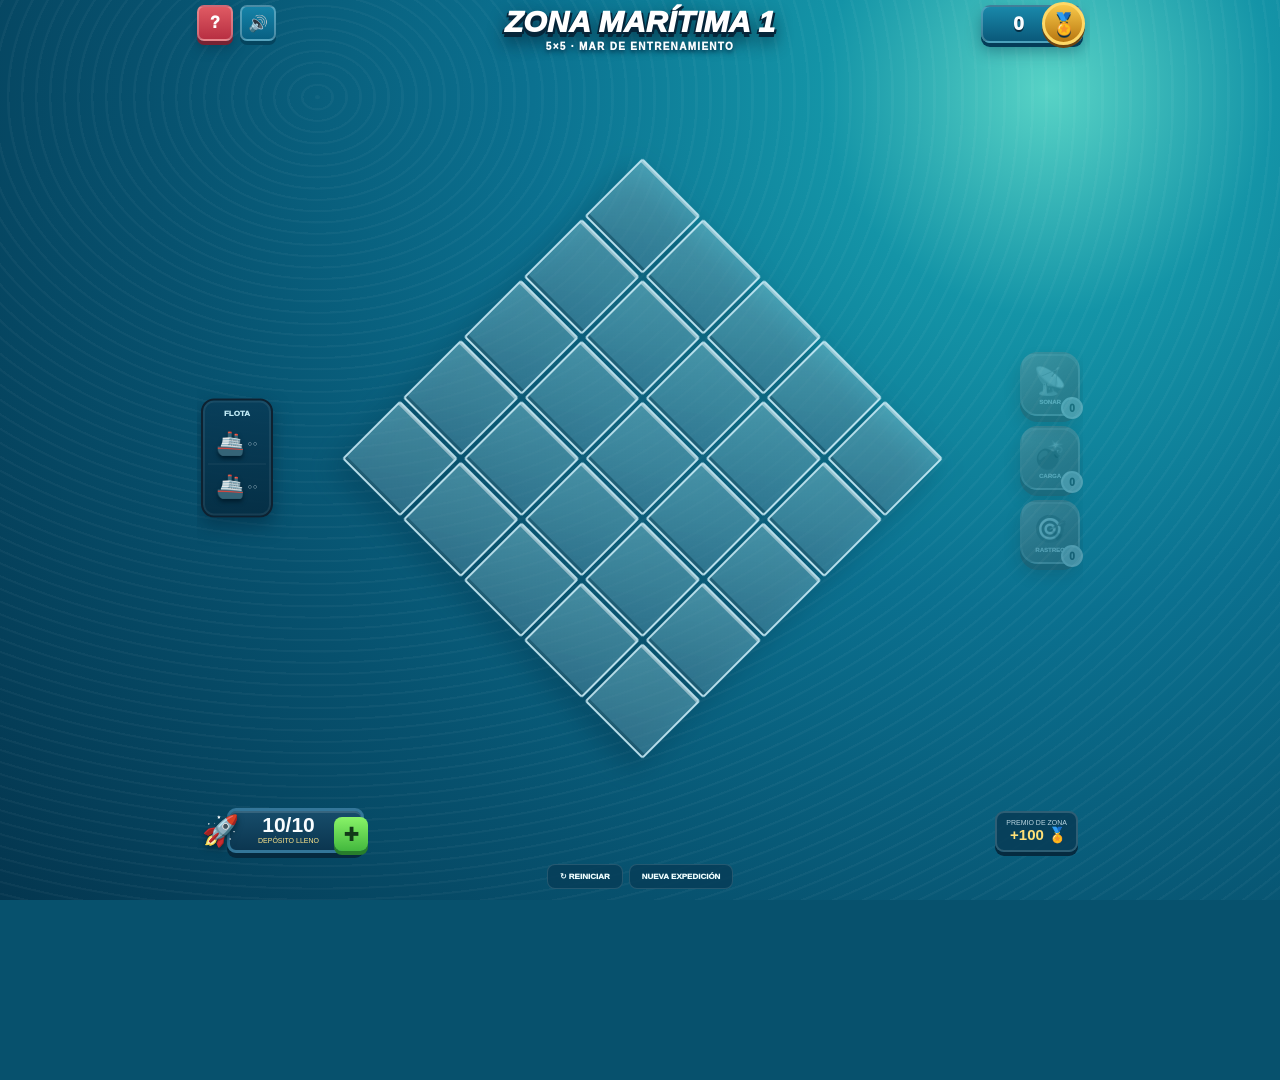
<file: index.html>
<!doctype html><html lang="es"><head><meta charset="utf-8"><meta name="viewport" content="width=device-width,initial-scale=1,maximum-scale=1,user-scalable=no,viewport-fit=cover"><meta name="theme-color" content="#0a6f8e"><title>CASCADE HUNT v13</title><style>
:root{--white:#f9fdff;--gold:#ffd64e;--green:#74ea62;--blue:#0a6f91;--dark:#04334a;--panel:#062f45dd}*{box-sizing:border-box;-webkit-tap-highlight-color:transparent;user-select:none;-webkit-user-select:none}html,body{margin:0;width:100%;height:100%;height:100dvh;overflow:hidden;touch-action:none;background:#07516d}body{position:fixed;inset:0;color:var(--white);font-family:-apple-system,BlinkMacSystemFont,"Segoe UI",Roboto,Arial,sans-serif;background:radial-gradient(circle at 82% 10%,#58d3c6 0,#1494a7 17%,#0b7190 39%,#07516e 68%,#04364f 100%)}body:before{content:"";position:absolute;inset:-20%;opacity:.26;background:repeating-radial-gradient(ellipse at 32% 22%,#fff2 0 2px,transparent 3px 14px);animation:sea 20s linear infinite;pointer-events:none}@keyframes sea{to{transform:translate(85px,45px) rotate(-2deg)}}button{font:inherit}.scene{position:absolute;inset:0;width:min(100%,900px);height:100dvh;margin:auto;padding:calc(env(safe-area-inset-top) + 5px) 7px calc(env(safe-area-inset-bottom) + 6px);display:grid;grid-template-rows:auto 1fr auto;overflow:hidden}.header{position:relative;text-align:center;z-index:20;min-height:52px}.zoneTitle{font-size:30px;font-weight:1000;font-style:italic;letter-spacing:.01em;color:#fff;text-shadow:-2px 2px 0 #06263a,2px 2px 0 #06263a,0 5px 0 #06263a,0 9px 18px #001a2a}.zoneSub{font-size:10px;font-weight:1000;letter-spacing:.13em;text-shadow:0 2px 4px #00304a;margin-top:2px}.headBtn{position:absolute;top:0;width:36px;height:36px;border:2px solid #ffffff45;border-radius:7px;background:linear-gradient(#df5a63,#b82f42);color:#fff;font-weight:1000;box-shadow:0 4px 0 #762233,0 7px 13px #00283e66}.help{left:0}.sound{left:43px;background:linear-gradient(#1683a8,#086083);box-shadow:0 4px 0 #04455f}.medals{position:absolute;right:0;top:0;min-width:102px;height:38px;padding:0 39px 0 12px;display:flex;align-items:center;justify-content:center;border:2px solid #ffffff38;border-radius:9px;background:linear-gradient(180deg,#1988aa,#0a597a);box-shadow:0 4px 0 #043c58,0 8px 15px #00304966;font-size:19px;font-weight:1000;text-shadow:0 2px 0 #062d42}.medalIcon{position:absolute;right:-4px;top:-5px;width:43px;height:43px;border-radius:50%;display:flex;align-items:center;justify-content:center;background:linear-gradient(#f8c849,#b87710);border:3px solid #ffd866;box-shadow:0 3px 0 #70430d;font-size:21px}.playfield{position:relative;min-height:0;overflow:hidden}.fleetPanel{position:absolute;left:4px;top:50%;transform:translateY(-50%);z-index:12;width:72px;padding:8px 5px;background:linear-gradient(#083d59ed,#052d43ed);border:2px solid #0e2130;border-radius:13px;box-shadow:inset 0 0 0 2px #ffffff12,0 8px 18px #00283e88}.fleetLabel{text-align:center;font-size:8px;font-weight:1000;color:#bfe9f5;margin-bottom:4px}.shipRow{height:43px;display:flex;align-items:center;justify-content:center;gap:3px;border-bottom:1px solid #ffffff12}.shipRow:last-child{border-bottom:0}.shipShape{font-size:23px;filter:drop-shadow(0 3px 2px #001d2d)}.shipDots{font-size:7px;letter-spacing:1px;color:#d9ecf4}.shipRow.sunk{opacity:.34}.shipRow.sunk .shipShape{filter:grayscale(1)}.rightRail{position:absolute;right:3px;top:50%;transform:translateY(-50%);z-index:12;display:flex;flex-direction:column;gap:10px}.hex{position:relative;width:60px;height:64px;border:2px solid #bcefff4d;border-radius:18px;background:linear-gradient(145deg,#44bada,#187b9d 60%,#0b5f82);box-shadow:inset 0 2px 0 #ffffff38,0 6px 0 #064760,0 10px 18px #00243a88;color:#fff}.hex.locked{opacity:.28;filter:grayscale(1)}.hex.active{outline:4px solid #ffe46b;box-shadow:0 0 20px #ffe46b88,0 6px 0 #064760}.hex .ico{font-size:27px;display:block;line-height:35px}.hex .name{font-size:6px;font-weight:1000;display:block}.badge{position:absolute;right:-5px;bottom:-5px;width:22px;height:22px;border-radius:50%;display:flex;align-items:center;justify-content:center;background:#ffd54f;color:#17333e;border:2px solid #fff6bc;font-size:10px;font-weight:1000}.boardStage{position:absolute;inset:5px 74px 4px 78px;display:flex;align-items:center;justify-content:center}.diamond{display:grid;gap:4px;transform:rotate(45deg);filter:drop-shadow(0 14px 14px #00283f99);z-index:3}.cell{position:relative;aspect-ratio:1;border:2px solid #d7f5ffcc;border-radius:3px;background:linear-gradient(145deg,#85c8d67a,#4f8fa684);box-shadow:inset 0 2px #ffffff73,inset 0 -3px #053b506e;touch-action:none;overflow:hidden}.cell:active{transform:scale(.9)}.cellInner{position:absolute;inset:0;display:flex;align-items:center;justify-content:center;transform:rotate(-45deg);font-size:15px;font-weight:1000;text-shadow:0 2px 3px #00283c}.cell.water{background:#0d597599;border-color:#9addf064;opacity:.73}.cell.hit{background:linear-gradient(145deg,#a03949,#541925);border-color:#ffc0c7;box-shadow:0 0 12px #ff647777}.cell.sunk{background:linear-gradient(145deg,#28735f,#10503e);border-color:#83efb8}.cell.hot{animation:hot 1s infinite}@keyframes hot{50%{box-shadow:0 0 17px #ffe16c99;border-color:#ffe783}}.wake{position:absolute;left:50%;top:50%;width:62%;height:62%;transform:translate(-50%,-50%);border-radius:50%;background:radial-gradient(circle,#8af4ff12 0,transparent 66%);pointer-events:none}.ammoDock{position:absolute;left:5px;bottom:6px;z-index:16;display:flex;align-items:center}.torpedoIcon{font-size:30px;margin-right:-12px;z-index:2;filter:drop-shadow(0 3px 3px #00283b)}.ammoBar{height:45px;min-width:137px;padding:4px 40px 4px 26px;border-radius:9px;background:linear-gradient(#174d6b,#0b3650);border:3px solid #337699;box-shadow:inset 0 2px #ffffff22,0 5px 0 #052a3f;position:relative;text-align:center}.ammoBar strong{font-size:21px;line-height:20px}.ammoBar small{display:block;font-size:7px;color:#ffe68b;margin-top:1px}.ammoPlus{position:absolute;right:-7px;top:6px;width:34px;height:34px;border:0;border-radius:8px;background:linear-gradient(#89f368,#43b83e);color:#123918;font-size:25px;font-weight:1000;box-shadow:0 4px 0 #277e2b}.rewardDock{position:absolute;right:5px;bottom:7px;z-index:15;background:#073c57de;border:2px solid #ffffff28;border-radius:9px;padding:6px 9px;text-align:right;box-shadow:0 4px 0 #052b40}.rewardDock span{display:block;font-size:7px;color:#bad5e1}.rewardDock strong{font-size:15px;color:#ffe077}.float{position:absolute;left:50%;top:49%;z-index:30;font-size:34px;font-weight:1000;text-shadow:0 4px 0 #072536,0 8px 15px #001;opacity:0;transform:translate(-50%,-50%) scale(.8);pointer-events:none;text-align:center}.float.go{animation:float .8s ease}@keyframes float{20%{opacity:1;transform:translate(-50%,-50%) scale(1.08)}70%{opacity:1}100%{opacity:0;transform:translate(-50%,-85%) scale(.92)}}.footer{height:35px;display:flex;justify-content:center;align-items:center;gap:6px;z-index:20}.footer button{border:0;border-radius:8px;padding:7px 12px;font-size:8px;font-weight:1000;background:#073e59d9;color:#eefdff;border:1px solid #ffffff20}.overlay{position:fixed;inset:0;z-index:100;background:#031a29ef;backdrop-filter:blur(8px);display:none;align-items:center;justify-content:center;padding:16px}.overlay.show{display:flex}.modal{width:min(100%,470px);max-height:88dvh;overflow:auto;touch-action:pan-y;background:linear-gradient(#0f6383,#07384f);border:2px solid #bdefff38;border-radius:20px;padding:18px;box-shadow:0 26px 70px #001725}.modal h2{margin:0 0 8px;text-align:center}.modal p{font-size:13px;color:#c5d8e1}.big{font-size:39px;font-weight:1000;color:#ffe078;text-align:center}.shopGrid{display:grid;gap:8px}.shopItem{display:grid;grid-template-columns:1fr auto;gap:8px;align-items:center;background:#ffffff0d;border:1px solid #ffffff18;border-radius:12px;padding:10px}.buy,.full{border:0;border-radius:10px;background:#ffd758;color:#17343e;font-weight:1000;padding:10px}.full{width:100%;margin-top:10px;background:#fff}.near{background:#062f45;border:1px solid #6fe9ff32;border-radius:12px;padding:10px;font-size:12px}.rules div{padding:7px 0;border-top:1px solid #ffffff12;font-size:12px}.rules small{display:block;color:#aac2ce;margin-top:2px}
@media(max-height:700px){.header{min-height:43px}.zoneTitle{font-size:23px}.zoneSub{font-size:8px}.headBtn{width:30px;height:30px}.sound{left:36px}.medals{height:32px;min-width:86px;font-size:16px;padding-right:32px}.medalIcon{width:36px;height:36px;font-size:18px}.fleetPanel{width:61px;padding:5px 3px}.shipRow{height:35px}.shipShape{font-size:19px}.boardStage{inset:2px 64px 3px 65px}.rightRail{gap:7px}.hex{width:49px;height:52px;border-radius:14px}.hex .ico{font-size:21px;line-height:29px}.ammoBar{height:39px;min-width:125px}.ammoBar strong{font-size:18px}.ammoPlus{width:30px;height:30px}.rewardDock{padding:4px 7px}.footer{height:29px}.footer button{padding:5px 9px}.diamond{gap:3px}}
@media(max-width:390px){.zoneTitle{font-size:22px}.medals{min-width:82px}.fleetPanel{left:1px;width:57px}.boardStage{inset:2px 57px 3px 59px}.rightRail{right:1px}.hex{width:47px}.ammoDock{left:1px}.rewardDock{right:1px}.diamond{gap:3px}}
</style></head><body><div class="scene"><div class="header"><button id="help" class="headBtn help">?</button><button id="sound" class="headBtn sound">🔊</button><div id="zoneTitle" class="zoneTitle">ZONA MARÍTIMA 1</div><div id="zoneSub" class="zoneSub">5×5 · MAR DE ENTRENAMIENTO</div><div class="medals"><span id="coins">0</span><span class="medalIcon">🏅</span></div></div><div id="playfield" class="playfield"><div id="fleetPanel" class="fleetPanel"><div class="fleetLabel">FLOTA</div><div id="fleet"></div></div><div class="boardStage"><div class="wake"></div><div id="grid" class="diamond"></div><div id="float" class="float"></div></div><div class="rightRail"><button id="sonarBtn" class="hex locked"><span class="ico">📡</span><span class="name">SONAR</span><span id="sonarCount" class="badge">0</span></button><button id="depthBtn" class="hex locked"><span class="ico">💣</span><span class="name">CARGA</span><span id="depthCount" class="badge">0</span></button><button id="hintBtn" class="hex locked"><span class="ico">🎯</span><span class="name">RASTREO</span><span id="hintCount" class="badge">0</span></button></div><div class="ammoDock"><span class="torpedoIcon">🚀</span><div class="ammoBar"><strong id="ammo">10/10</strong><small id="regen">DEPÓSITO LLENO</small><button id="shopPlus" class="ammoPlus">+</button></div></div><div class="rewardDock"><span>PREMIO DE ZONA</span><strong id="zoneReward">+100 🏅</strong></div></div><div class="footer"><button id="restart">↻ REINICIAR</button><button id="new">NUEVA EXPEDICIÓN</button></div></div>
<div id="shop" class="overlay"><div class="modal"><h2>⚓ ARSENAL</h2><p>Recargas de demostración. No se realiza ningún pago real.</p><div class="shopGrid"><div class="shopItem"><div><strong>🚀 +10 torpedos</strong><small>Continúa inmediatamente.</small></div><button class="buy" data-buy="10">DEMO</button></div><div class="shopItem"><div><strong>📦 Llenar depósito</strong><small>Recarga hasta tu capacidad máxima.</small></div><button class="buy" data-buy="full">DEMO</button></div></div><button id="closeShop" class="full">VOLVER</button></div></div>
<div id="rules" class="overlay"><div class="modal"><h2>CASCADE: HUNT</h2><div class="rules"><div>🚀 Toca una casilla<small>Cada disparo normal consume 1 torpedo.</small></div><div>📡 Lee los números<small>Indican cuántas secciones de barco hay en las ocho casillas vecinas.</small></div><div>🚢 Los barcos no se tocan<small>Los impactos permiten descartar automáticamente posiciones imposibles.</small></div><div>🏅 Limpia la zona<small>Ganas medallas, torpedos y poderes.</small></div><div>➕ Pulsa +<small>Abre el Arsenal para conseguir más munición.</small></div></div><button id="closeRules" class="full">JUGAR</button></div></div>
<div id="zoneWin" class="overlay"><div class="modal"><h2>🌊 ZONA DESPEJADA</h2><div id="winReward" class="big">+100 🏅</div><p id="winText" style="text-align:center"></p><div id="winBonus" class="near"></div><button id="nextZone" class="full">SIGUIENTE ZONA</button></div></div>
<div id="empty" class="overlay"><div class="modal"><h2>🚀 SIN TORPEDOS</h2><div id="emptyTimer" class="near"></div><button id="emptyShop" class="full">ABRIR ARSENAL</button><button id="waitBtn" class="full">SEGUIR MÁS TARDE</button></div></div>
<script>
const $=id=>document.getElementById(id),SAVE='cascadeHuntV10',REGEN=20*60*1000;let N=5,zone=1,seed=0,rr=null,ships=[],state=[],ammo=10,maxAmmo=10,lastRegenAt=Date.now(),score=0,shots=0,hits=0,streak=0,bestStreak=0,power=null,powers={sonar:0,depth:0,hint:0},totalSunk=0,coins=0,busy=false,soundOn=true;const CFG={1:{n:5,f:[2,2],name:'MAR DE ENTRENAMIENTO',reward:100},2:{n:6,f:[2,3],name:'AGUAS ABIERTAS',reward:160},3:{n:7,f:[2,2,3],name:'ZONA DE PATRULLA',reward:240},4:{n:8,f:[2,3,3,4],name:'MAR PROFUNDO',reward:360},5:{n:9,f:[2,3,3,4,4],name:'OCÉANO HOSTIL',reward:500},6:{n:10,f:[2,3,3,4,5],name:'ZONA ABISAL',reward:700}};function cfg(){return CFG[Math.min(zone,6)]}function capacity(){return zone>=6?20:zone>=4?15:zone>=2?12:10}function rng(s){s>>>=0;return()=>{s=(s+0x6D2B79F5)|0;let t=s;t=Math.imul(t^t>>>15,t|1);t^=t+Math.imul(t^t>>>7,t|61);return((t^t>>>14)>>>0)/4294967296}}function inside(r,c){return r>=0&&r<N&&c>=0&&c<N}function key(r,c){return r+','+c}function around(r,c){let a=[];for(let x=r-1;x<=r+1;x++)for(let y=c-1;y<=c+1;y++)if(inside(x,y)&&!(x===r&&y===c))a.push([x,y]);return a}function shipAt(r,c){return ships.find(s=>s.cells.some(([x,y])=>x===r&&y===c))}function touching(cells){return ships.some(s=>s.cells.some(([r,c])=>cells.some(([x,y])=>Math.abs(r-x)<=1&&Math.abs(c-y)<=1)))}function save(){localStorage.setItem(SAVE,JSON.stringify({v:13,N,zone,seed,ships:ships.map(s=>({...s,hits:[...s.hits]})),state,ammo,maxAmmo,lastRegenAt,score,shots,hits,streak,bestStreak,powers,totalSunk,coins}))}function load(){try{let d=JSON.parse(localStorage.getItem(SAVE)||'null');if(!d||![10,12,13].includes(d.v))return false;N=d.N;zone=d.zone;seed=d.seed;rr=rng(seed+zone*997);ships=(d.ships||[]).map(s=>({...s,hits:new Set(s.hits||[])}));state=d.state;ammo=d.ammo;maxAmmo=d.maxAmmo||capacity();lastRegenAt=d.lastRegenAt||Date.now();score=d.score||0;shots=d.shots||0;hits=d.hits||0;streak=d.streak||0;bestStreak=d.bestStreak||0;powers=d.powers||{sonar:0,depth:0,hint:0};totalSunk=d.totalSunk||0;coins=d.coins||0;return true}catch(e){return false}}function applyRegen(){maxAmmo=Math.max(maxAmmo,capacity());if(ammo>=maxAmmo){lastRegenAt=Date.now();return}let g=Math.floor((Date.now()-lastRegenAt)/REGEN);if(g>0){ammo=Math.min(maxAmmo,ammo+g);lastRegenAt=ammo>=maxAmmo?Date.now():lastRegenAt+g*REGEN;save()}}function remaining(){return Math.max(0,REGEN-(Date.now()-lastRegenAt))}function fmt(ms){let s=Math.ceil(ms/1000),m=Math.floor(s/60);return String(m).padStart(2,'0')+':'+String(s%60).padStart(2,'0')}function buildFleet(){ships=[];for(let id=0;id<cfg().f.length;id++){let len=cfg().f[id],ok=false;for(let t=0;t<2500&&!ok;t++){let h=rr()<.5,r=h?Math.floor(rr()*N):Math.floor(rr()*(N-len+1)),c=h?Math.floor(rr()*(N-len+1)):Math.floor(rr()*N),cells=[];for(let i=0;i<len;i++)cells.push([r+(h?0:i),c+(h?i:0)]);if(touching(cells))continue;ships.push({id,len,cells,hits:new Set(),sunk:false});ok=true}if(!ok){id=-1;ships=[]}}state=Array.from({length:N},()=>Array(N).fill(null))}function clue(r,c){let n=0;around(r,c).forEach(([x,y])=>{if(shipAt(x,y))n++});return n}function revealWater(r,c,auto=true){if(!inside(r,c)||state[r][c]!==null||shipAt(r,c))return;state[r][c]={type:'water',n:clue(r,c),auto}}function logicalReveal(s,r,c){[[r-1,c-1],[r-1,c+1],[r+1,c-1],[r+1,c+1]].forEach(p=>revealWater(p[0],p[1]));let hs=[...s.hits].map(k=>k.split(',').map(Number));if(hs.length>=2){let row=hs.every(p=>p[0]===hs[0][0]),col=hs.every(p=>p[1]===hs[0][1]);if(row)hs.forEach(([x,y])=>{revealWater(x-1,y);revealWater(x+1,y)});if(col)hs.forEach(([x,y])=>{revealWater(x,y-1);revealWater(x,y+1)})}}function revealPerimeter(s){s.cells.forEach(([r,c])=>around(r,c).forEach(([x,y])=>{if(!shipAt(x,y))revealWater(x,y)}))}function reward(len){return len===2?2:len===3?3:len===4?4:6}function resolveSunk(){ships.forEach(s=>{if(!s.sunk&&s.hits.size===s.len){s.sunk=true;totalSunk++;ammo+=reward(s.len);score+=s.len*700;revealPerimeter(s);showFloat('🚢 HUNDIDO')}})}function consume(){applyRegen();if(ammo<=0)return false;let over=ammo>=maxAmmo;ammo--;if(over)lastRegenAt=Date.now();return true}function shot(r,c){if(busy||state[r][c]!==null)return;if(!consume()){showEmpty();return}busy=true;shots++;let s=shipAt(r,c);if(s){hits++;streak++;s.hits.add(key(r,c));state[r][c]={type:'hit'};logicalReveal(s,r,c);showFloat('🎯 IMPACTO');resolveSunk()}else{streak=0;state[r][c]={type:'water',n:clue(r,c),auto:false};showFloat(state[r][c].n?'📡 '+state[r][c].n:'AGUA')}render();update();save();setTimeout(()=>{busy=false;if(ships.every(s=>s.sunk))winZone();else if(ammo<=0)showEmpty()},220)}function sonarAt(r,c){if(powers.sonar<=0)return;powers.sonar--;power=null;for(let x=r-1;x<=r+1;x++)for(let y=c-1;y<=c+1;y++)if(inside(x,y)&&state[x][y]===null&&!shipAt(x,y))revealWater(x,y,false);render();update();save()}function depthAt(r,c){if(powers.depth<=0)return;if(!consume()){showEmpty();return}powers.depth--;power=null;for(let x=r-1;x<=r+1;x++)for(let y=c-1;y<=c+1;y++)if(inside(x,y)&&state[x][y]===null){let s=shipAt(x,y);if(s){s.hits.add(key(x,y));state[x][y]={type:'hit'};logicalReveal(s,x,y)}else revealWater(x,y,false)}resolveSunk();render();update();save();if(ships.every(s=>s.sunk))winZone()}function hint(){if(powers.hint<=0)return;powers.hint--;let cs=[];for(let r=0;r<N;r++)for(let c=0;c<N;c++)if(state[r][c]===null)cs.push({r,c,w:(shipAt(r,c)?5:0)+rr()});cs.sort((a,b)=>b.w-a.w);if(cs[0])state[cs[0].r][cs[0].c]={type:'hint'};render();update();save()}function action(r,c){if(power==='sonar')return sonarAt(r,c);if(power==='depth')return depthAt(r,c);if(state[r][c]&&state[r][c].type==='hint')state[r][c]=null;shot(r,c)}function renderFleet(){$('fleet').innerHTML='';ships.forEach(s=>{let d=document.createElement('div');d.className='shipRow'+(s.sunk?' sunk':'');d.innerHTML='<span class="shipShape">'+(s.sunk?'⚓':'🚢')+'</span><span class="shipDots">'+Array.from({length:s.len},(_,i)=>i<s.hits.size?'●':'○').join('')+'</span>';$('fleet').appendChild(d)})}function fit(){let stage=document.querySelector('.boardStage'),g=$('grid');if(!stage||!g)return;let max=Math.min(stage.clientWidth,stage.clientHeight);let scale=N<=5?.58:N===6?.66:N===7?.73:N===8?.79:N===9?.84:.88;let size=Math.max(105,Math.floor(max*scale));g.style.width=size+'px';g.style.height=size+'px'}function render(){let g=$('grid');g.style.gridTemplateColumns='repeat('+N+',1fr)';g.style.gridTemplateRows='repeat('+N+',1fr)';g.innerHTML='';for(let r=0;r<N;r++)for(let c=0;c<N;c++){let d=document.createElement('div'),st=state[r][c],s=shipAt(r,c);d.className='cell '+(st===null?'':st.type==='water'?'water':st.type==='hit'?(s&&s.sunk?'sunk':'hit'):'hot');let inner=document.createElement('div');inner.className='cellInner';if(st&&st.type==='water'&&st.n)inner.textContent=st.n;else if(st&&st.type==='hit')inner.textContent=s&&s.sunk?'🚢':'💥';d.appendChild(inner);d.onpointerdown=e=>{e.preventDefault();action(r,c)};g.appendChild(d)}requestAnimationFrame(fit)}function update(){applyRegen();$('zoneTitle').textContent='ZONA MARÍTIMA '+zone;$('zoneSub').textContent=N+'×'+N+' · '+cfg().name;$('ammo').textContent=ammo+'/'+maxAmmo;$('regen').textContent=ammo>=maxAmmo?'DEPÓSITO LLENO':'+1 EN '+fmt(remaining());$('coins').textContent=coins.toLocaleString('es-ES');$('zoneReward').textContent='+'+cfg().reward+' 🏅';$('sonarCount').textContent=powers.sonar;$('depthCount').textContent=powers.depth;$('hintCount').textContent=powers.hint;$('sonarBtn').classList.toggle('locked',zone<2);$('depthBtn').classList.toggle('locked',zone<3);$('hintBtn').classList.toggle('locked',zone<4);$('sonarBtn').classList.toggle('active',power==='sonar');$('depthBtn').classList.toggle('active',power==='depth');renderFleet();requestAnimationFrame(fit)}function unlock(){maxAmmo=Math.max(maxAmmo,capacity());if(zone===2)powers.sonar=Math.max(powers.sonar,2);if(zone===3)powers.depth=Math.max(powers.depth,1);if(zone===4)powers.hint=Math.max(powers.hint,1)}function newZone(){N=cfg().n;buildFleet();unlock();power=null;render();update();save()}function winZone(){busy=true;let r=cfg().reward;coins+=r;ammo+=zone<3?3:5;if(zone%2===0)powers.sonar++;if(zone%3===0)powers.depth++;$('winReward').textContent='+'+r+' 🏅';$('winText').textContent='Zona '+zone+' completada. Conservas '+ammo+' torpedos.';$('winBonus').textContent='BONUS: '+(zone<3?'+3':'+5')+' torpedos'+(zone%2===0?' · +1 SONAR':'')+(zone%3===0?' · +1 CARGA':'')+'.';$('zoneWin').classList.add('show');save()}function showEmpty(){$('emptyTimer').textContent='Próximo torpedo en '+fmt(remaining())+'. Tu partida queda guardada exactamente aquí.';$('empty').classList.add('show')}function showFloat(t){let f=$('float');f.textContent=t;f.classList.remove('go');void f.offsetWidth;f.classList.add('go')}function fresh(){seed=(Date.now()^Math.floor(Math.random()*0xffffffff))>>>0;rr=rng(seed);zone=1;N=5;ammo=10;maxAmmo=10;lastRegenAt=Date.now();score=0;shots=0;hits=0;coins=0;powers={sonar:0,depth:0,hint:0};newZone()}function init(){if(load()){render();update()}else fresh()}$('sonarBtn').onclick=()=>{if(zone<2||powers.sonar<=0)return;power=power==='sonar'?null:'sonar';update()};$('depthBtn').onclick=()=>{if(zone<3||powers.depth<=0)return;power=power==='depth'?null:'depth';update()};$('hintBtn').onclick=()=>{if(zone>=4)hint()};$('shopPlus').onclick=()=>$('shop').classList.add('show');$('closeShop').onclick=()=>$('shop').classList.remove('show');document.querySelectorAll('.buy').forEach(b=>b.onclick=()=>{let v=b.dataset.buy;if(v==='full')ammo=Math.max(ammo,maxAmmo);else ammo+=+v;lastRegenAt=Date.now();$('shop').classList.remove('show');$('empty').classList.remove('show');update();save()});$('emptyShop').onclick=()=>{$('empty').classList.remove('show');$('shop').classList.add('show')};$('waitBtn').onclick=()=>$('empty').classList.remove('show');$('nextZone').onclick=()=>{$('zoneWin').classList.remove('show');zone++;rr=rng(seed+zone*997);newZone();busy=false};$('restart').onclick=()=>{rr=rng(seed+zone*999);newZone()};$('new').onclick=()=>{localStorage.removeItem(SAVE);fresh()};$('help').onclick=()=>$('rules').classList.add('show');$('closeRules').onclick=()=>$('rules').classList.remove('show');$('sound').onclick=()=>{soundOn=!soundOn;$('sound').textContent=soundOn?'🔊':'🔇'};function block(e){if(!e.target.closest('.modal'))e.preventDefault()}document.addEventListener('touchmove',block,{passive:false});document.addEventListener('gesturestart',e=>e.preventDefault(),{passive:false});window.addEventListener('resize',()=>requestAnimationFrame(fit));if(window.visualViewport)window.visualViewport.addEventListener('resize',()=>requestAnimationFrame(fit));setInterval(()=>{applyRegen();update();if(ammo>0)$('empty').classList.remove('show')},1000);window.addEventListener('beforeunload',save);init();
</script></body></html>
</file>
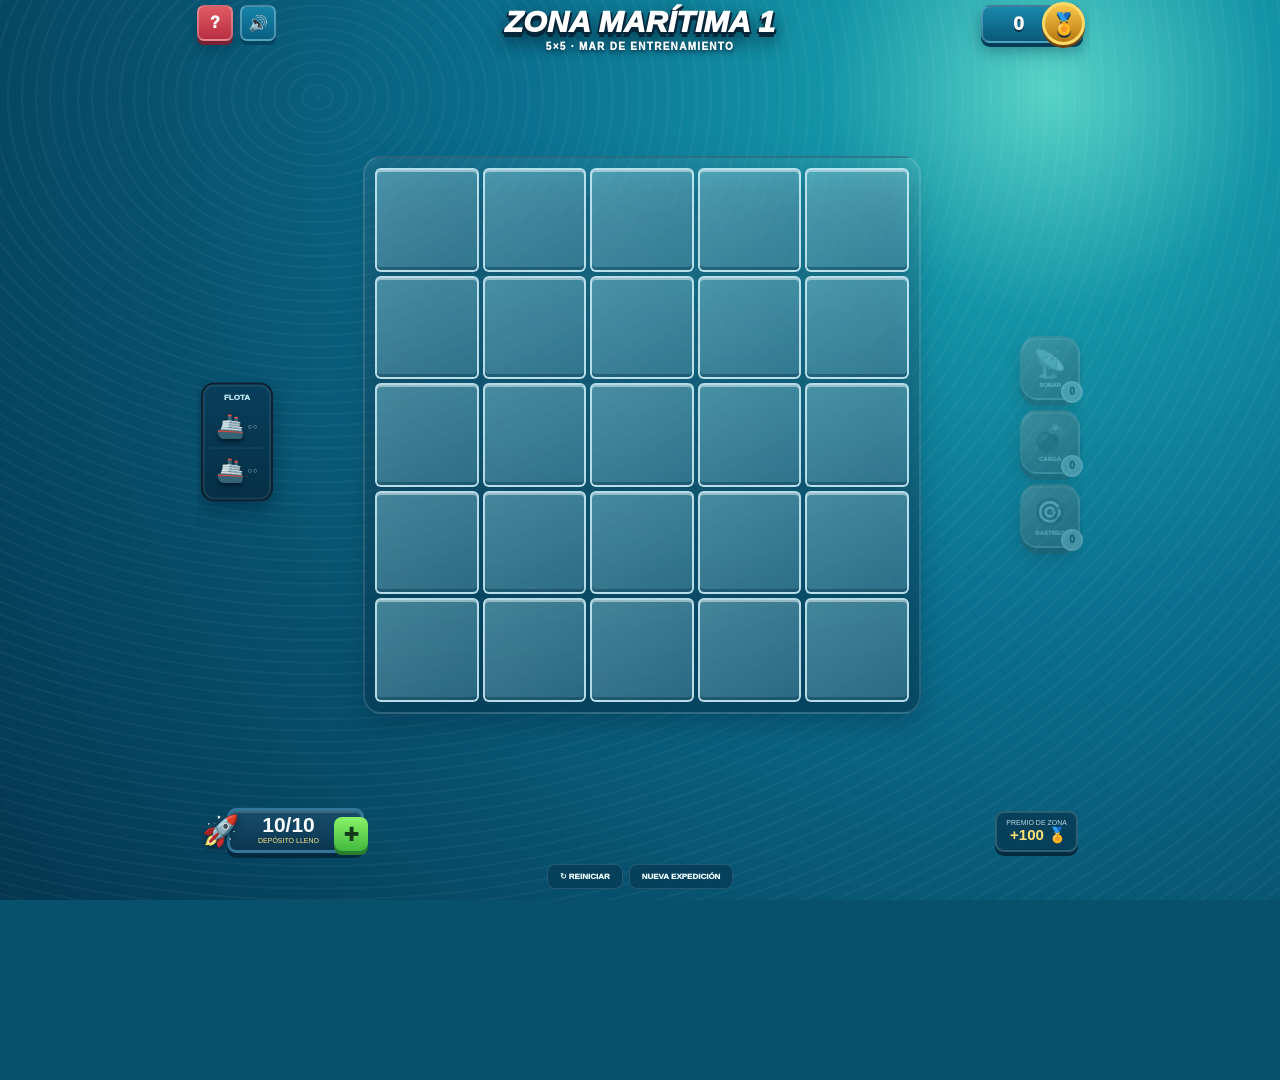
<file: play-v14.html>
<!doctype html><html><head><meta charset="utf-8"><meta name="viewport" content="width=device-width,initial-scale=1,minimum-scale=1,maximum-scale=1,user-scalable=no,viewport-fit=cover"><meta name="theme-color" content="#07516d"><title>CASCADE HUNT v14</title><style>html,body{margin:0;width:100%;height:100%;background:#063f5a;color:white;font-family:-apple-system,BlinkMacSystemFont,"Segoe UI",sans-serif;display:flex;align-items:center;justify-content:center;touch-action:none!important;overscroll-behavior:none!important;overflow:hidden!important;-webkit-user-select:none!important;user-select:none!important;-webkit-touch-callout:none!important}.loading{font-weight:800;letter-spacing:.08em}</style></head><body><div class="loading">CARGANDO CASCADE v14…</div><script>const css=`html,body,*{touch-action:none!important;-webkit-user-select:none!important;user-select:none!important;-webkit-touch-callout:none!important}html,body{overflow:hidden!important;overscroll-behavior:none!important}.modal,.modal *{touch-action:pan-y!important}.boardStage{inset:8px 76px 54px 80px!important;display:flex!important;align-items:center!important;justify-content:center!important;overflow:hidden!important}.diamond{transform:none!important;width:min(62vh,70vw)!important;height:min(62vh,70vw)!important;display:grid!important;gap:4px!important;filter:drop-shadow(0 12px 14px #00283f88)!important;background:linear-gradient(180deg,#ffffff0d,#063d5790)!important;border:2px solid #ffffff20!important;border-radius:18px!important;padding:10px!important}.cell{aspect-ratio:1!important;border-radius:6px!important}.cellInner{transform:none!important}.wake{width:78%!important;height:52%!important}.fleetPanel{top:48%!important}.rightRail{top:48%!important}@media(max-height:700px){.boardStage{inset:4px 64px 46px 65px!important}.diamond{width:min(58vh,69vw)!important;height:min(58vh,69vw)!important;padding:8px!important;gap:3px!important}}@media(max-width:390px){.boardStage{inset:4px 57px 46px 59px!important}.diamond{width:min(55vh,67vw)!important;height:min(55vh,67vw)!important;padding:6px!important;gap:3px!important}}`;const antiZoom=`<script>(function(){let lastTouchEnd=0;function stop(e){if(!e.target.closest||!e.target.closest('.modal'))e.preventDefault()}document.addEventListener('gesturestart',e=>e.preventDefault(),{passive:false});document.addEventListener('gesturechange',e=>e.preventDefault(),{passive:false});document.addEventListener('gestureend',e=>e.preventDefault(),{passive:false});document.addEventListener('touchstart',e=>{if(e.touches&&e.touches.length>1)e.preventDefault()},{passive:false});document.addEventListener('touchmove',stop,{passive:false});document.addEventListener('touchend',e=>{const now=Date.now();if(now-lastTouchEnd<=350)e.preventDefault();lastTouchEnd=now},{passive:false});document.addEventListener('dblclick',e=>e.preventDefault(),{passive:false});document.addEventListener('contextmenu',e=>e.preventDefault());window.addEventListener('scroll',()=>window.scrollTo(0,0));if(window.visualViewport){window.visualViewport.addEventListener('resize',()=>window.scrollTo(0,0));window.visualViewport.addEventListener('scroll',()=>window.scrollTo(0,0));}})();<\/script>`;fetch('index.html?v14='+Date.now(),{cache:'no-store'}).then(r=>r.text()).then(html=>{html=html.replace(/<meta name="viewport"[^>]*>/,'<meta name="viewport" content="width=device-width,initial-scale=1,minimum-scale=1,maximum-scale=1,user-scalable=no,viewport-fit=cover">');html=html.replace('<title>CASCADE HUNT v13</title>','<title>CASCADE HUNT v14</title>');html=html.replace('</head>','<style>'+css+'</style></head>');html=html.replace('</body>',antiZoom+'</body>');document.open();document.write(html);document.close();}).catch(()=>{document.body.innerHTML='<div class="loading">ERROR AL CARGAR. RECARGA LA PÁGINA.</div>';});</script></body></html>
</file>
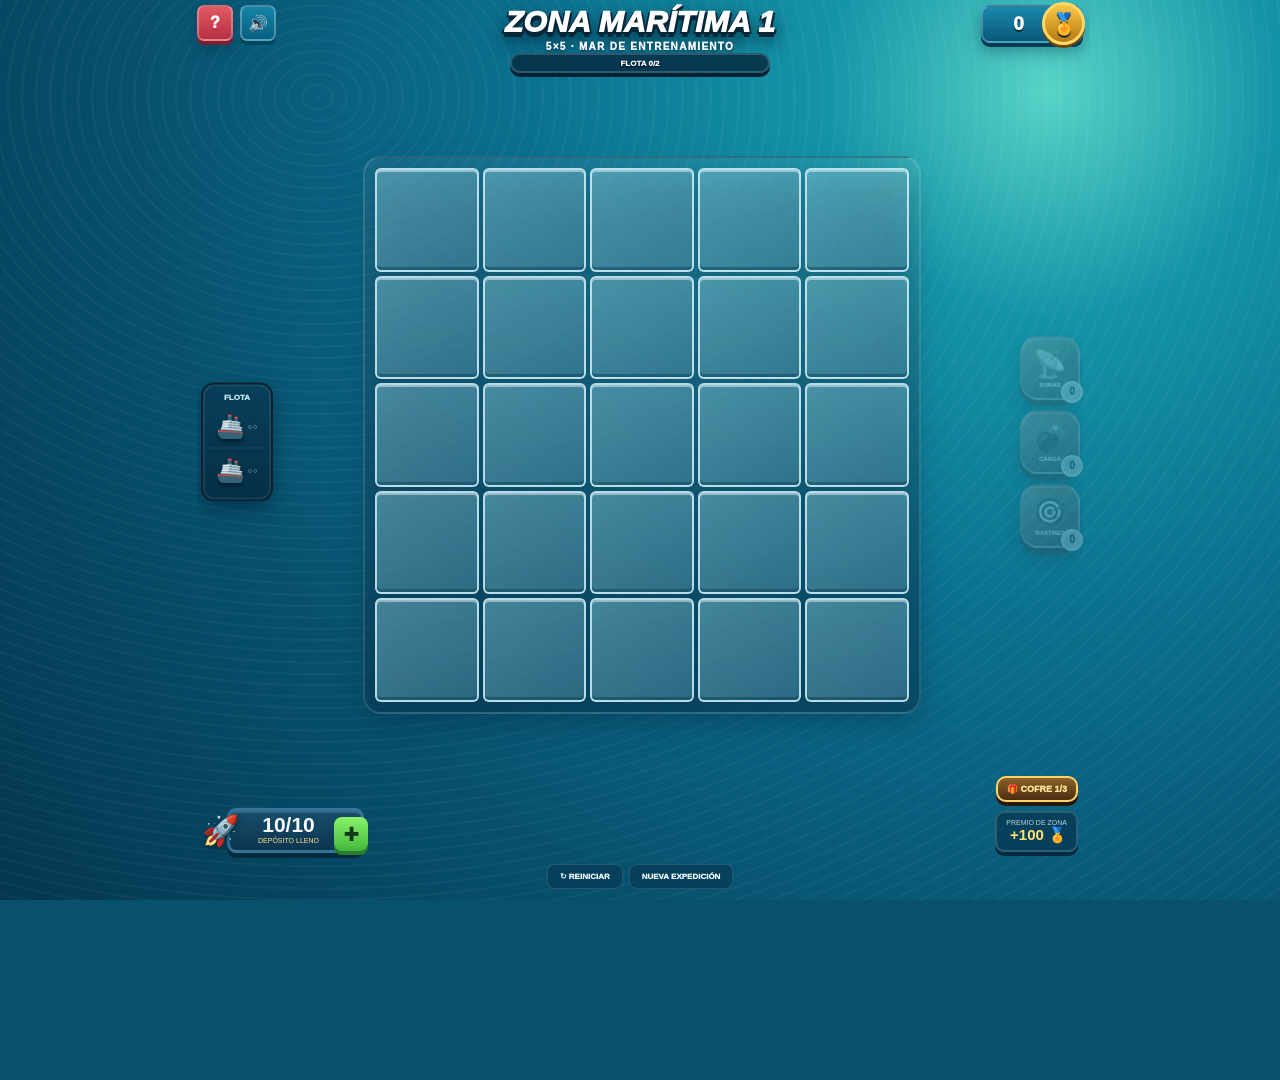
<file: play-v15.html>
<!doctype html><html><head><meta charset="utf-8"><meta name="viewport" content="width=device-width,initial-scale=1,minimum-scale=1,maximum-scale=1,user-scalable=no,viewport-fit=cover"><meta name="theme-color" content="#07516d"><title>CASCADE HUNT v15</title><style>html,body{margin:0;width:100%;height:100%;background:#063f5a;color:white;font-family:-apple-system,BlinkMacSystemFont,"Segoe UI",sans-serif;display:flex;align-items:center;justify-content:center;touch-action:none!important;overflow:hidden!important;overscroll-behavior:none!important;-webkit-user-select:none!important;user-select:none!important;-webkit-touch-callout:none!important}.loading{font-weight:800;letter-spacing:.08em}</style></head><body><div class="loading">CARGANDO CASCADE v15…</div><script>
const extraCss=`html,body,*{touch-action:none!important;-webkit-user-select:none!important;user-select:none!important;-webkit-touch-callout:none!important}html,body{overflow:hidden!important;overscroll-behavior:none!important}.modal,.modal *{touch-action:pan-y!important}.boardStage{inset:8px 76px 54px 80px!important;display:flex!important;align-items:center!important;justify-content:center!important;overflow:hidden!important}.diamond{transform:none!important;width:min(62vh,70vw)!important;height:min(62vh,70vw)!important;display:grid!important;gap:4px!important;filter:drop-shadow(0 12px 14px #00283f88)!important;background:linear-gradient(180deg,#ffffff0d,#063d5790)!important;border:2px solid #ffffff20!important;border-radius:18px!important;padding:10px!important}.cell{aspect-ratio:1!important;border-radius:6px!important;transition:filter .15s,transform .12s,box-shadow .18s!important}.cellInner{transform:none!important}.wake{width:78%!important;height:52%!important}.fleetPanel{top:48%!important}.rightRail{top:48%!important}.fleetProgress{position:absolute;left:50%;top:48px;transform:translateX(-50%);width:min(260px,42vw);height:20px;padding:3px;background:#052f46dd;border:2px solid #ffffff2b;border-radius:12px;box-shadow:0 4px 0 #032335;z-index:22}.fleetProgressBar{height:100%;width:0;border-radius:8px;background:linear-gradient(90deg,#48d7ff,#68ef9f,#ffd85b);transition:width .35s ease}.fleetProgressText{position:absolute;inset:0;display:flex;align-items:center;justify-content:center;font-size:8px;font-weight:1000;text-shadow:0 1px 2px #001}.chestBadge{position:absolute;right:5px;bottom:57px;z-index:16;background:linear-gradient(#8b6127,#4b2f12);border:2px solid #ffd56a;border-radius:10px;padding:6px 9px;font-size:9px;font-weight:1000;color:#ffe59a;box-shadow:0 4px 0 #2a1908;cursor:pointer;animation:chestPulse 2.2s ease-in-out infinite}.chestBadge:active{transform:translateY(2px);box-shadow:0 2px 0 #2a1908}@keyframes chestPulse{0%,100%{filter:brightness(1)}50%{filter:brightness(1.22)}}.torpedoFx{position:fixed;z-index:9999;font-size:27px;pointer-events:none;filter:drop-shadow(0 4px 3px #001);transition:transform .32s cubic-bezier(.25,.8,.3,1),opacity .32s}.impactRing{position:fixed;width:24px;height:24px;margin:-12px;border:3px solid #fff6b7;border-radius:50%;z-index:9998;pointer-events:none;animation:ring .55s ease-out forwards}.splashFx{position:fixed;z-index:9998;font-size:34px;pointer-events:none;animation:splash .65s ease-out forwards;transform:translate(-50%,-50%)}@keyframes ring{to{transform:scale(3.5);opacity:0}}@keyframes splash{0%{transform:translate(-50%,-50%) scale(.5);opacity:0}25%{opacity:1;transform:translate(-50%,-50%) scale(1.2)}100%{opacity:0;transform:translate(-50%,-100%) scale(.9)}}.cell.fxHit{animation:cellhit .4s ease}.cell.fxSink{animation:cellsink .75s ease}@keyframes cellhit{35%{filter:brightness(2.4);transform:scale(.86)}60%{transform:scale(1.08)}100%{transform:scale(1)}}@keyframes cellsink{20%{filter:brightness(2)}45%{box-shadow:0 0 25px #6effb6}100%{filter:none}}.flyReward{position:fixed;z-index:9999;font-size:22px;font-weight:1000;pointer-events:none;transition:transform .75s cubic-bezier(.2,.75,.25,1),opacity .75s;filter:drop-shadow(0 2px 2px #001)}.chestOpen{margin:12px auto 2px;width:112px;height:86px;border-radius:16px;background:linear-gradient(#a96b25,#6f3d13);border:4px solid #ffd05a;box-shadow:inset 0 0 0 3px #6b3a12,0 8px 20px #0019;display:flex;align-items:center;justify-content:center;font-size:47px;animation:chest .8s ease}.chestInfoIcon{font-size:58px;text-align:center;margin:5px 0 9px}.chestSteps{display:grid;grid-template-columns:repeat(3,1fr);gap:6px;margin:12px 0}.chestStep{padding:9px 3px;border-radius:10px;text-align:center;background:#ffffff0d;border:1px solid #ffffff1b;font-size:10px}.chestStep.active{border-color:#ffd765;background:#ffd65a20;color:#ffe493}.chestRewards{display:grid;grid-template-columns:1fr 1fr;gap:7px;margin-top:10px}.chestReward{background:#052f45;border:1px solid #77e6ff2d;border-radius:11px;padding:9px;text-align:center;font-size:12px;font-weight:900}.chestReward b{display:block;font-size:20px;margin-bottom:3px}@keyframes chest{0%{transform:scale(.4) rotate(-8deg);opacity:0}55%{transform:scale(1.15) rotate(4deg)}100%{transform:scale(1)}}@media(max-height:700px){.boardStage{inset:4px 64px 46px 65px!important}.diamond{width:min(58vh,69vw)!important;height:min(58vh,69vw)!important;padding:8px!important;gap:3px!important}.fleetProgress{top:40px;height:18px}.chestBadge{bottom:49px}}@media(max-width:390px){.boardStage{inset:4px 57px 46px 59px!important}.diamond{width:min(55vh,67vw)!important;height:min(55vh,67vw)!important;padding:6px!important;gap:3px!important}.fleetProgress{width:44vw;top:39px}}`;
const enhancer=`<script>(function(){let lastCell=null,lastSunk=0;function q(s){return document.querySelector(s)}function center(el){const r=el.getBoundingClientRect();return{x:r.left+r.width/2,y:r.top+r.height/2}}function openChestInfo(){let o=document.getElementById('chestInfo');if(!o){o=document.createElement('div');o.id='chestInfo';o.className='overlay';o.innerHTML='<div class="modal"><h2>🎁 COFRE DE EXPEDICIÓN</h2><div class="chestInfoIcon">🧰</div><p style="text-align:center">Completa <b>3 zonas</b> para abrir un cofre de recompensa. El progreso no se pierde mientras continúes tu expedición.</p><div class="chestSteps"><div class="chestStep" data-cs="1">ZONA 1<br>✓</div><div class="chestStep" data-cs="2">ZONA 2<br>✓</div><div class="chestStep" data-cs="3">ZONA 3<br>🎁</div></div><div class="chestRewards"><div class="chestReward"><b>+3 🚀</b>TORPEDOS</div><div class="chestReward"><b>+1 📡</b>SONAR</div></div><p style="text-align:center;font-size:11px">Después de abrirlo, empieza automáticamente el progreso hacia el siguiente cofre.</p><button id="closeChestInfo" class="full">ENTENDIDO</button></div>';document.body.appendChild(o);o.querySelector('#closeChestInfo').onclick=()=>o.classList.remove('show');o.addEventListener('pointerdown',e=>{if(e.target===o)o.classList.remove('show')})}const step=((zone-1)%3)+1;o.querySelectorAll('.chestStep').forEach((el,i)=>el.classList.toggle('active',i+1===step));o.classList.add('show')}function addProgress(){if(q('.fleetProgress'))return;const d=document.createElement('div');d.className='fleetProgress';d.innerHTML='<div class="fleetProgressBar"></div><div class="fleetProgressText"></div>';document.querySelector('.header').appendChild(d);const c=document.createElement('div');c.className='chestBadge';c.setAttribute('role','button');c.setAttribute('aria-label','Información sobre cofres');c.addEventListener('pointerdown',e=>{e.preventDefault();e.stopPropagation();openChestInfo()});document.querySelector('.playfield').appendChild(c)}function syncProgress(){addProgress();const total=ships.length||1,sunk=ships.filter(s=>s.sunk).length,pct=Math.round(sunk/total*100);q('.fleetProgressBar').style.width=pct+'%';q('.fleetProgressText').textContent='FLOTA '+sunk+'/'+total;q('.chestBadge').textContent='🎁 COFRE '+((zone-1)%3+1)+'/3'}function fxAt(el,type){if(!el)return;const p=center(el),r=document.createElement('div');r.className='impactRing';r.style.left=p.x+'px';r.style.top=p.y+'px';document.body.appendChild(r);const s=document.createElement('div');s.className='splashFx';s.textContent=type==='sink'?'💥':'💦';s.style.left=p.x+'px';s.style.top=p.y+'px';document.body.appendChild(s);el.classList.add(type==='sink'?'fxSink':'fxHit');setTimeout(()=>{r.remove();s.remove();el.classList.remove('fxHit','fxSink')},760);if(navigator.vibrate)navigator.vibrate(type==='sink'?[45,35,80]:35)}function launch(el){if(!el||!document.querySelector('.ammoDock'))return;const a=center(document.querySelector('.ammoDock')),b=center(el),t=document.createElement('div');t.className='torpedoFx';t.textContent='🚀';t.style.left=(a.x-13)+'px';t.style.top=(a.y-13)+'px';document.body.appendChild(t);requestAnimationFrame(()=>{t.style.transform='translate('+(b.x-a.x)+'px,'+(b.y-a.y)+'px) rotate(-20deg) scale(.9)';t.style.opacity='.9'});setTimeout(()=>t.remove(),360)}function fly(txt,from,to){if(!from||!to)return;const a=center(from),b=center(to),e=document.createElement('div');e.className='flyReward';e.textContent=txt;e.style.left=a.x+'px';e.style.top=a.y+'px';document.body.appendChild(e);requestAnimationFrame(()=>{e.style.transform='translate('+(b.x-a.x)+'px,'+(b.y-a.y)+'px) scale(.55)';e.style.opacity='0'});setTimeout(()=>e.remove(),800)}document.addEventListener('pointerdown',e=>{const c=e.target.closest&&e.target.closest('.cell');if(c){lastCell=c;if(!power)launch(c)}},true);const oldShow=showFloat;showFloat=function(t){oldShow(t);setTimeout(()=>{if(t.includes('HUNDIDO'))fxAt(lastCell,'sink');else if(t.includes('IMPACTO'))fxAt(lastCell,'hit')},40)};const oldRender=render;render=function(){oldRender();setTimeout(syncProgress,0)};const oldUpdate=update;update=function(){oldUpdate();syncProgress()};const oldResolve=resolveSunk;resolveSunk=function(){const before=ships.filter(s=>s.sunk).length;oldResolve();const after=ships.filter(s=>s.sunk).length;if(after>before){setTimeout(()=>{const sunkCells=[...document.querySelectorAll('.cell.sunk')];const el=sunkCells[sunkCells.length-1]||lastCell;fxAt(el,'sink')},30)}lastSunk=after;syncProgress()};const oldWin=winZone;winZone=function(){const chest=zone%3===0;if(chest){ammo+=3;powers.sonar=(powers.sonar||0)+1}oldWin();setTimeout(()=>{const modal=document.querySelector('#zoneWin .modal');if(chest&&modal&&!modal.querySelector('.chestOpen')){const box=document.createElement('div');box.className='chestOpen';box.textContent='🎁';modal.insertBefore(box,document.querySelector('#zoneWin .near'));document.querySelector('#winBonus').textContent+=' · COFRE: +3 torpedos · +1 SONAR';}const from=document.querySelector('#winReward'),medal=document.querySelector('.medals'),ammoEl=document.querySelector('.ammoDock');fly('🏅',from,medal);setTimeout(()=>fly('🚀',from,ammoEl),160)},80);syncProgress()};setTimeout(syncProgress,100);})();<\/script>`;
const antiZoom=`<script>(function(){let lastTouchEnd=0;function stop(e){if(!e.target.closest||!e.target.closest('.modal'))e.preventDefault()}document.addEventListener('gesturestart',e=>e.preventDefault(),{passive:false});document.addEventListener('gesturechange',e=>e.preventDefault(),{passive:false});document.addEventListener('gestureend',e=>e.preventDefault(),{passive:false});document.addEventListener('touchstart',e=>{if(e.touches&&e.touches.length>1)e.preventDefault()},{passive:false});document.addEventListener('touchmove',stop,{passive:false});document.addEventListener('touchend',e=>{const now=Date.now();if(now-lastTouchEnd<=350)e.preventDefault();lastTouchEnd=now},{passive:false});document.addEventListener('dblclick',e=>e.preventDefault(),{passive:false});document.addEventListener('contextmenu',e=>e.preventDefault());window.addEventListener('scroll',()=>window.scrollTo(0,0));})();<\/script>`;
fetch('index.html?v15='+Date.now(),{cache:'no-store'}).then(r=>r.text()).then(html=>{html=html.replace(/<meta name="viewport"[^>]*>/,'<meta name="viewport" content="width=device-width,initial-scale=1,minimum-scale=1,maximum-scale=1,user-scalable=no,viewport-fit=cover">');html=html.replace('<title>CASCADE HUNT v13</title>','<title>CASCADE HUNT v15</title>');html=html.replace('</head>','<style>'+extraCss+'</style></head>');html=html.replace('</body>',enhancer+antiZoom+'</body>');document.open();document.write(html);document.close();}).catch(()=>{document.body.innerHTML='<div class="loading">ERROR AL CARGAR. RECARGA LA PÁGINA.</div>';});
</script></body></html>
</file>
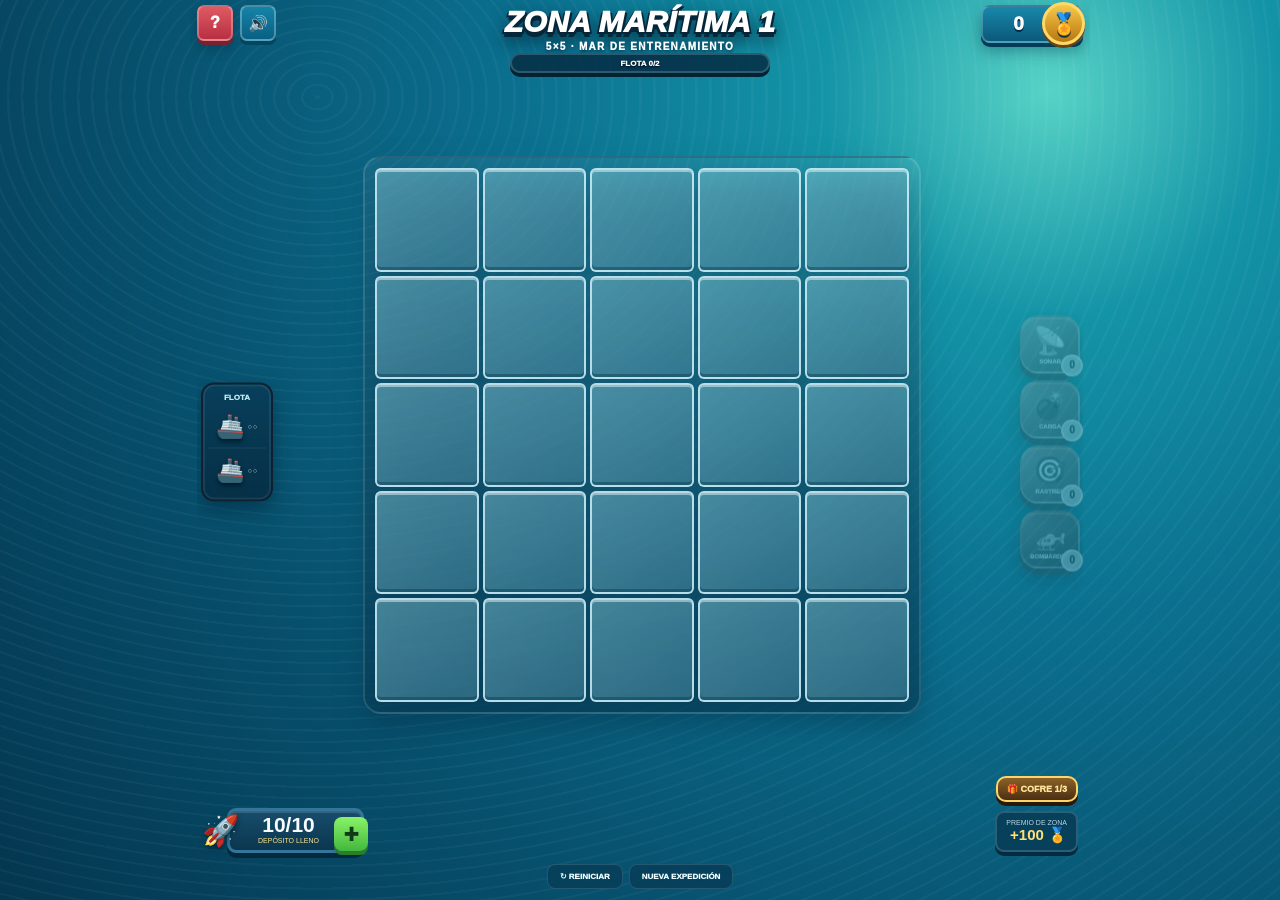
<file: play-v16.html>
<!doctype html><html lang="es"><head><meta charset="utf-8"><meta name="viewport" content="width=device-width,initial-scale=1,minimum-scale=1,maximum-scale=1,user-scalable=no,viewport-fit=cover"><meta name="theme-color" content="#07516d"><title>CASCADE HUNT v16</title><style>html,body{margin:0;width:100%;height:100%;overflow:hidden;background:#063f5a;touch-action:none}iframe{position:fixed;inset:0;width:100%;height:100%;border:0;background:#063f5a}</style></head><body><iframe id="game" src="play-v15.html?v16fix=2" allow="autoplay"></iframe><script>
const frame=document.getElementById('game');
function enhance(){let w,d;try{w=frame.contentWindow;d=frame.contentDocument;if(!d||!d.querySelector('.rightRail')||!d.querySelector('#shop'))return false}catch(e){return false}if(d.getElementById('bombardBtn'))return true;
const css=d.createElement('style');css.textContent=`.rightRail{gap:7px!important}.hex{height:58px!important;min-height:0!important}.bombardBtn{background:linear-gradient(145deg,#e46e47,#a73734 60%,#762837)!important}.arsenalTitle{font-size:11px;font-weight:1000;letter-spacing:.08em;color:#ffe48b;margin:12px 0 6px}.powerShop{display:grid;grid-template-columns:1fr 1fr;gap:7px}.powerBuy{border:1px solid #ffffff20;border-radius:12px;background:#ffffff0c;padding:9px;text-align:center}.powerBuy .pi{font-size:27px}.powerBuy b{display:block;font-size:11px;margin:3px 0}.powerBuy small{display:block;color:#b8cbd6;font-size:8px;line-height:1.25;min-height:31px}.powerBuy button{width:100%;border:0;border-radius:9px;padding:8px 4px;margin-top:6px;background:#ffd75b;color:#17343d;font-size:10px;font-weight:1000}.shopBalance{text-align:center;background:#062f46;border:1px solid #ffffff1d;border-radius:10px;padding:7px;font-size:12px;margin-bottom:8px}.bombFlash{position:fixed;z-index:9999;pointer-events:none;font-size:38px;transform:translate(-50%,-50%);animation:bombPop .6s ease-out forwards}.bombTarget{outline:3px solid #ffd75a!important;box-shadow:0 0 18px #ffd75a99!important;transform:scale(.92)!important}@keyframes bombPop{0%{opacity:0;transform:translate(-50%,-50%) scale(.35)}28%{opacity:1;transform:translate(-50%,-50%) scale(1.3)}100%{opacity:0;transform:translate(-50%,-90%) scale(.85)}}@media(max-height:700px){.hex{height:47px!important}.hex .ico{line-height:25px!important;font-size:19px!important}.rightRail{gap:5px!important}}`;d.head.appendChild(css);
let bombard=0;try{bombard=+localStorage.getItem('cascadeHuntV16Bombard')||0}catch(e){}function saveBomb(){try{localStorage.setItem('cascadeHuntV16Bombard',String(bombard))}catch(e){}}function medalBalance(){return typeof w.coins==='number'?w.coins:0}function spend(cost){if(medalBalance()<cost){w.showFloat('🏅 FALTAN MEDALLAS');return false}w.coins-=cost;return true}
const rail=d.querySelector('.rightRail'),btn=d.createElement('button');btn.id='bombardBtn';btn.className='hex bombardBtn';btn.innerHTML='<span class="ico">🚁</span><span class="name">BOMBARDEO</span><span id="bombardCount" class="badge">0</span>';rail.appendChild(btn);
function syncBomb(){const n=d.getElementById('bombardCount');if(n)n.textContent=bombard;btn.classList.toggle('locked',bombard<=0);const bal=d.getElementById('shopBalanceValue');if(bal)bal.textContent=medalBalance().toLocaleString('es-ES')+' 🏅'}
function cellEl(r,c){return d.querySelectorAll('.cell')[r*w.N+c]||null}function boomAt(r,c,hit){const el=cellEl(r,c);if(!el)return;const z=el.getBoundingClientRect(),f=d.createElement('div');f.className='bombFlash';f.textContent=hit?'💥':'🌊';f.style.left=(z.left+z.width/2)+'px';f.style.top=(z.top+z.height/2)+'px';d.body.appendChild(f);setTimeout(()=>f.remove(),650)}
function revealBombCell(r,c){if(w.state[r][c]&&w.state[r][c].type==='hint')w.state[r][c]=null;const s=w.shipAt(r,c);w.shots++;if(s){w.hits++;s.hits.add(w.key(r,c));w.state[r][c]={type:'hit'};w.logicalReveal(s,r,c)}else{w.state[r][c]={type:'water',n:w.clue(r,c),auto:false}}return !!s}
function bombardNow(){if(bombard<=0){d.querySelector('#shop').classList.add('show');return}if(w.busy)return;let candidates=[];for(let r=0;r<w.N;r++)for(let c=0;c<w.N;c++){const st=w.state[r][c];if(st===null||(st&&st.type==='hint'))candidates.push([r,c])}if(!candidates.length)return;for(let i=candidates.length-1;i>0;i--){const j=Math.floor(Math.random()*(i+1));const tmp=candidates[i];candidates[i]=candidates[j];candidates[j]=tmp}const targets=candidates.slice(0,Math.min(5,candidates.length));bombard--;saveBomb();syncBomb();w.busy=true;w.showFloat('🚁 BOMBARDEO');let idx=0;
function nextStrike(){if(idx>=targets.length){w.resolveSunk();w.render();w.update();w.save();w.busy=false;if(w.ships.every(s=>s.sunk))setTimeout(()=>w.winZone(),260);return}const r=targets[idx][0],c=targets[idx][1];idx++;const before=cellEl(r,c);if(before){before.classList.add('bombTarget');setTimeout(()=>before.classList.remove('bombTarget'),180)}setTimeout(()=>{const hit=revealBombCell(r,c);w.resolveSunk();w.render();w.update();w.save();setTimeout(()=>{boomAt(r,c,hit);if(navigator.vibrate)navigator.vibrate(hit?45:20)},35);setTimeout(nextStrike,330)},170)}nextStrike()}
btn.onclick=e=>{e.preventDefault();e.stopPropagation();bombardNow()};
const shop=d.querySelector('#shop .modal');const oldGrid=shop.querySelector('.shopGrid');if(oldGrid){const bal=d.createElement('div');bal.className='shopBalance';bal.innerHTML='SALDO: <b id="shopBalanceValue">0 🏅</b>';oldGrid.parentNode.insertBefore(bal,oldGrid);const title=d.createElement('div');title.className='arsenalTitle';title.textContent='PODERES';oldGrid.parentNode.insertBefore(title,oldGrid.nextSibling);const pg=d.createElement('div');pg.className='powerShop';pg.innerHTML=`<div class="powerBuy"><div class="pi">📡</div><b>SONAR</b><small>Escanea una zona 3×3 y revela agua y pistas.</small><button data-p="sonar" data-cost="150">150 🏅</button></div><div class="powerBuy"><div class="pi">💣</div><b>CARGA</b><small>Ataca una zona 3×3 y puede alcanzar varios barcos.</small><button data-p="depth" data-cost="250">250 🏅</button></div><div class="powerBuy"><div class="pi">🎯</div><b>RASTREO</b><small>Marca una casilla especialmente prometedora.</small><button data-p="hint" data-cost="300">300 🏅</button></div><div class="powerBuy"><div class="pi">🚁</div><b>BOMBARDEO</b><small>Lanza 5 ataques sobre casillas aleatorias sin gastar torpedos.</small><button data-p="bombard" data-cost="450">450 🏅</button></div><div class="powerBuy"><div class="pi">🚀</div><b>+5 TORPEDOS</b><small>Añade cinco torpedos inmediatamente.</small><button data-p="ammo" data-cost="200">200 🏅</button></div>`;oldGrid.parentNode.insertBefore(pg,oldGrid.nextSibling.nextSibling);pg.querySelectorAll('button').forEach(b=>b.onclick=()=>{const cost=+b.dataset.cost;if(!spend(cost))return;const p=b.dataset.p;if(p==='bombard')bombard++;else if(p==='ammo')w.ammo+=5;else w.powers[p]=(w.powers[p]||0)+1;w.save();saveBomb();w.update();syncBomb();w.showFloat('✅ COMPRADO')})}
const oldUpdate=w.update;w.update=function(){oldUpdate();if(w.powers.sonar>0)d.getElementById('sonarBtn').classList.remove('locked');if(w.powers.depth>0)d.getElementById('depthBtn').classList.remove('locked');if(w.powers.hint>0)d.getElementById('hintBtn').classList.remove('locked');syncBomb()};d.getElementById('sonarBtn').onclick=()=>{if((w.powers.sonar||0)<=0){d.querySelector('#shop').classList.add('show');return}w.power=w.power==='sonar'?null:'sonar';w.update()};d.getElementById('depthBtn').onclick=()=>{if((w.powers.depth||0)<=0){d.querySelector('#shop').classList.add('show');return}w.power=w.power==='depth'?null:'depth';w.update()};d.getElementById('hintBtn').onclick=()=>{if((w.powers.hint||0)<=0){d.querySelector('#shop').classList.add('show');return}w.hint()};d.getElementById('shopPlus').onclick=()=>{d.querySelector('#shop').classList.add('show');syncBomb()};d.getElementById('new').addEventListener('click',()=>{bombard=0;saveBomb()},true);syncBomb();w.update();return true}
const timer=setInterval(()=>{if(enhance())clearInterval(timer)},120);setTimeout(()=>clearInterval(timer),12000);
</script></body></html>
</file>
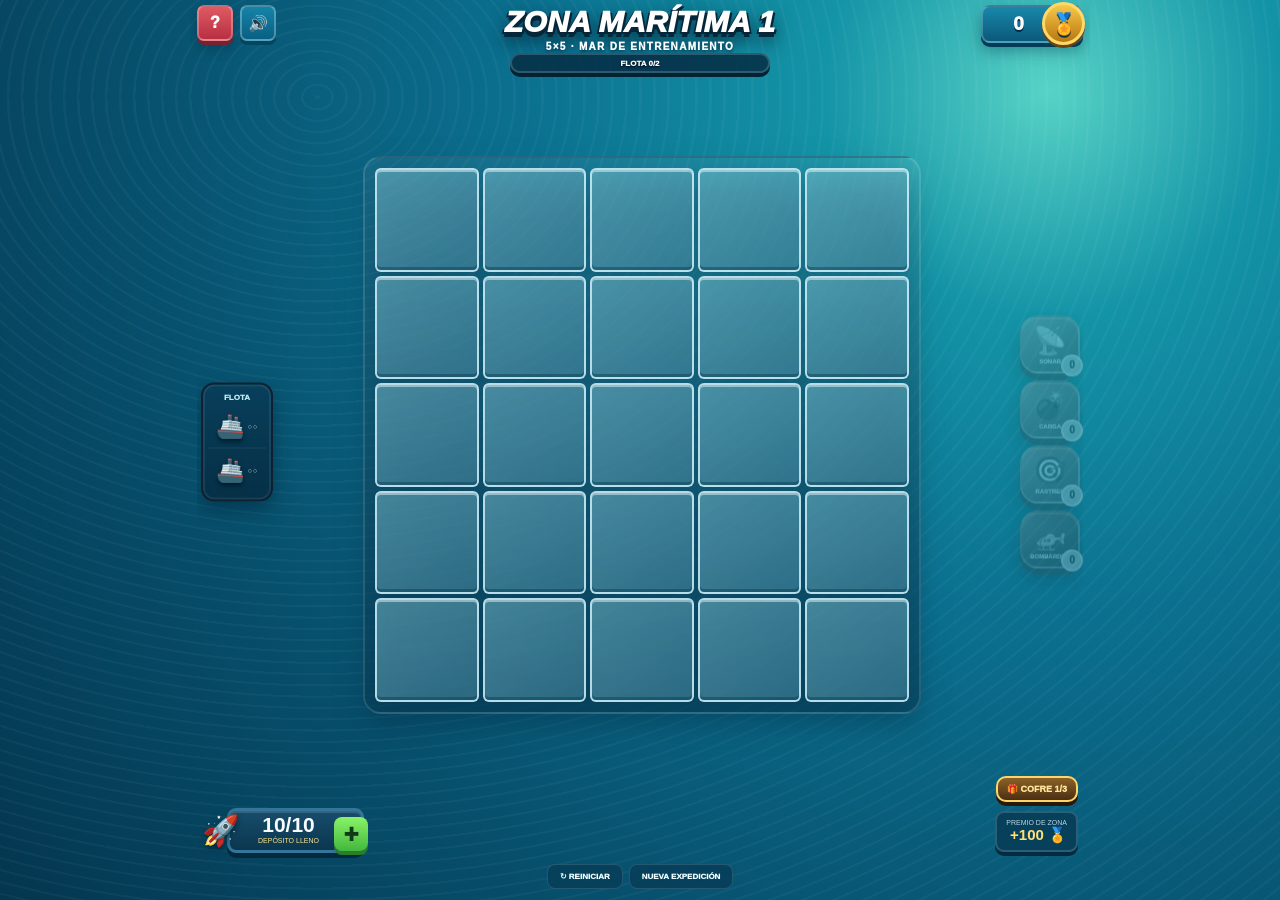
<file: play-v17.html>
<!doctype html><html lang="es"><head><meta charset="utf-8"><meta name="viewport" content="width=device-width,initial-scale=1,minimum-scale=1,maximum-scale=1,user-scalable=no,viewport-fit=cover"><meta name="theme-color" content="#07516d"><title>CASCADE HUNT v17</title><style>html,body{margin:0;width:100%;height:100%;overflow:hidden;background:#063f5a;touch-action:none}iframe{position:fixed;inset:0;width:100%;height:100%;border:0;background:#063f5a}</style></head><body><iframe id="game" src="play-v15.html?v17=1"></iframe><script>
const frame=document.getElementById('game');
const injected=String.raw`(function(){
if(document.getElementById('bombardBtn'))return;
const st=document.createElement('style');st.textContent='.rightRail{gap:7px!important}.hex{height:58px!important;min-height:0!important}.bombardBtn{background:linear-gradient(145deg,#e46e47,#a73734 60%,#762837)!important}.arsenalTitle{font-size:11px;font-weight:1000;letter-spacing:.08em;color:#ffe48b;margin:12px 0 6px}.powerShop{display:grid;grid-template-columns:1fr 1fr;gap:7px}.powerBuy{border:1px solid #ffffff20;border-radius:12px;background:#ffffff0c;padding:9px;text-align:center}.powerBuy .pi{font-size:27px}.powerBuy b{display:block;font-size:11px;margin:3px 0}.powerBuy small{display:block;color:#b8cbd6;font-size:8px;line-height:1.25;min-height:31px}.powerBuy button{width:100%;border:0;border-radius:9px;padding:8px 4px;margin-top:6px;background:#ffd75b;color:#17343d;font-size:10px;font-weight:1000}.shopBalance{text-align:center;background:#062f46;border:1px solid #ffffff1d;border-radius:10px;padding:7px;font-size:12px;margin-bottom:8px}.bombFlash{position:fixed;z-index:9999;pointer-events:none;font-size:38px;transform:translate(-50%,-50%);animation:bombPop .6s ease-out forwards}.bombTarget{outline:3px solid #ffd75a!important;box-shadow:0 0 18px #ffd75a99!important;transform:scale(.92)!important}@keyframes bombPop{0%{opacity:0;transform:translate(-50%,-50%) scale(.35)}28%{opacity:1;transform:translate(-50%,-50%) scale(1.3)}100%{opacity:0;transform:translate(-50%,-90%) scale(.85)}}@media(max-height:700px){.hex{height:47px!important}.hex .ico{line-height:25px!important;font-size:19px!important}.rightRail{gap:5px!important}}';document.head.appendChild(st);
let bombard=+(localStorage.getItem('cascadeHuntV17Bombard')||0);
function saveBomb(){localStorage.setItem('cascadeHuntV17Bombard',String(bombard))}
function sync(){const c=document.getElementById('bombardCount');if(c)c.textContent=bombard;const b=document.getElementById('bombardBtn');if(b)b.classList.toggle('locked',bombard<=0);const s=document.getElementById('shopBalanceValue');if(s)s.textContent=coins.toLocaleString('es-ES')+' 🏅'}
function cellEl(r,c){return document.querySelectorAll('.cell')[r*N+c]||null}
function boomAt(r,c,hit){const el=cellEl(r,c);if(!el)return;const z=el.getBoundingClientRect(),f=document.createElement('div');f.className='bombFlash';f.textContent=hit?'💥':'🌊';f.style.left=(z.left+z.width/2)+'px';f.style.top=(z.top+z.height/2)+'px';document.body.appendChild(f);setTimeout(()=>f.remove(),650)}
function revealBomb(r,c){if(state[r][c]&&state[r][c].type==='hint')state[r][c]=null;const s=shipAt(r,c);shots++;if(s){hits++;s.hits.add(key(r,c));state[r][c]={type:'hit'};logicalReveal(s,r,c)}else state[r][c]={type:'water',n:clue(r,c),auto:false};return !!s}
function bombardNow(){if(bombard<=0){document.getElementById('shop').classList.add('show');return}if(busy)return;let candidates=[];for(let r=0;r<N;r++)for(let c=0;c<N;c++){const st=state[r][c];if(st===null||(st&&st.type==='hint'))candidates.push([r,c])}if(!candidates.length)return;for(let i=candidates.length-1;i>0;i--){const j=Math.floor(Math.random()*(i+1));[candidates[i],candidates[j]]=[candidates[j],candidates[i]]}const targets=candidates.slice(0,Math.min(5,candidates.length));bombard--;saveBomb();sync();busy=true;showFloat('🚁 BOMBARDEO');let i=0;function strike(){if(i>=targets.length){resolveSunk();render();update();save();busy=false;if(ships.every(s=>s.sunk))setTimeout(winZone,250);return}const [r,c]=targets[i++];const pre=cellEl(r,c);if(pre){pre.classList.add('bombTarget');setTimeout(()=>pre.classList.remove('bombTarget'),160)}setTimeout(()=>{const hit=revealBomb(r,c);resolveSunk();render();update();save();setTimeout(()=>boomAt(r,c,hit),25);setTimeout(strike,300)},170)}strike()}
const rail=document.querySelector('.rightRail'),btn=document.createElement('button');btn.id='bombardBtn';btn.className='hex bombardBtn';btn.innerHTML='<span class="ico">🚁</span><span class="name">BOMBARDEO</span><span id="bombardCount" class="badge">0</span>';btn.onclick=e=>{e.preventDefault();e.stopPropagation();bombardNow()};rail.appendChild(btn);
const shop=document.querySelector('#shop .modal'),grid=shop.querySelector('.shopGrid');if(grid){const bal=document.createElement('div');bal.className='shopBalance';bal.innerHTML='SALDO: <b id="shopBalanceValue">0 🏅</b>';grid.parentNode.insertBefore(bal,grid);const title=document.createElement('div');title.className='arsenalTitle';title.textContent='PODERES';grid.parentNode.insertBefore(title,grid.nextSibling);const pg=document.createElement('div');pg.className='powerShop';pg.innerHTML='<div class="powerBuy"><div class="pi">📡</div><b>SONAR</b><small>Escanea una zona 3×3 y revela agua y pistas.</small><button data-p="sonar" data-cost="150">150 🏅</button></div><div class="powerBuy"><div class="pi">💣</div><b>CARGA</b><small>Ataca una zona 3×3 y puede alcanzar varios barcos.</small><button data-p="depth" data-cost="250">250 🏅</button></div><div class="powerBuy"><div class="pi">🎯</div><b>RASTREO</b><small>Marca una casilla especialmente prometedora.</small><button data-p="hint" data-cost="300">300 🏅</button></div><div class="powerBuy"><div class="pi">🚁</div><b>BOMBARDEO</b><small>Lanza 5 ataques aleatorios sin gastar torpedos.</small><button data-p="bombard" data-cost="450">450 🏅</button></div><div class="powerBuy"><div class="pi">🚀</div><b>+5 TORPEDOS</b><small>Añade cinco torpedos inmediatamente.</small><button data-p="ammo" data-cost="200">200 🏅</button></div>';grid.parentNode.insertBefore(pg,grid.nextSibling.nextSibling);pg.querySelectorAll('button').forEach(b=>b.onclick=()=>{const cost=+b.dataset.cost;if(coins<cost){showFloat('🏅 FALTAN MEDALLAS');return}coins-=cost;const p=b.dataset.p;if(p==='bombard')bombard++;else if(p==='ammo')ammo+=5;else powers[p]=(powers[p]||0)+1;saveBomb();update();save();sync();showFloat('✅ COMPRADO')})}
const baseUpdate=update;update=function(){baseUpdate();if(powers.sonar>0)document.getElementById('sonarBtn').classList.remove('locked');if(powers.depth>0)document.getElementById('depthBtn').classList.remove('locked');if(powers.hint>0)document.getElementById('hintBtn').classList.remove('locked');sync()};
document.getElementById('sonarBtn').onclick=()=>{if((powers.sonar||0)<=0){document.getElementById('shop').classList.add('show');return}power=power==='sonar'?null:'sonar';update()};document.getElementById('depthBtn').onclick=()=>{if((powers.depth||0)<=0){document.getElementById('shop').classList.add('show');return}power=power==='depth'?null:'depth';update()};document.getElementById('hintBtn').onclick=()=>{if((powers.hint||0)<=0){document.getElementById('shop').classList.add('show');return}hint()};document.getElementById('shopPlus').onclick=()=>{document.getElementById('shop').classList.add('show');sync()};document.getElementById('new').addEventListener('click',()=>{bombard=0;saveBomb()},true);sync();update();
})();`;
function inject(){try{const d=frame.contentDocument;if(!d||!d.querySelector('.rightRail')||d.getElementById('bombardBtn'))return !!d?.getElementById('bombardBtn');const s=d.createElement('script');s.textContent=injected;d.body.appendChild(s);return true}catch(e){return false}}
const t=setInterval(()=>{if(inject())clearInterval(t)},150);setTimeout(()=>clearInterval(t),12000);
</script></body></html>
</file>
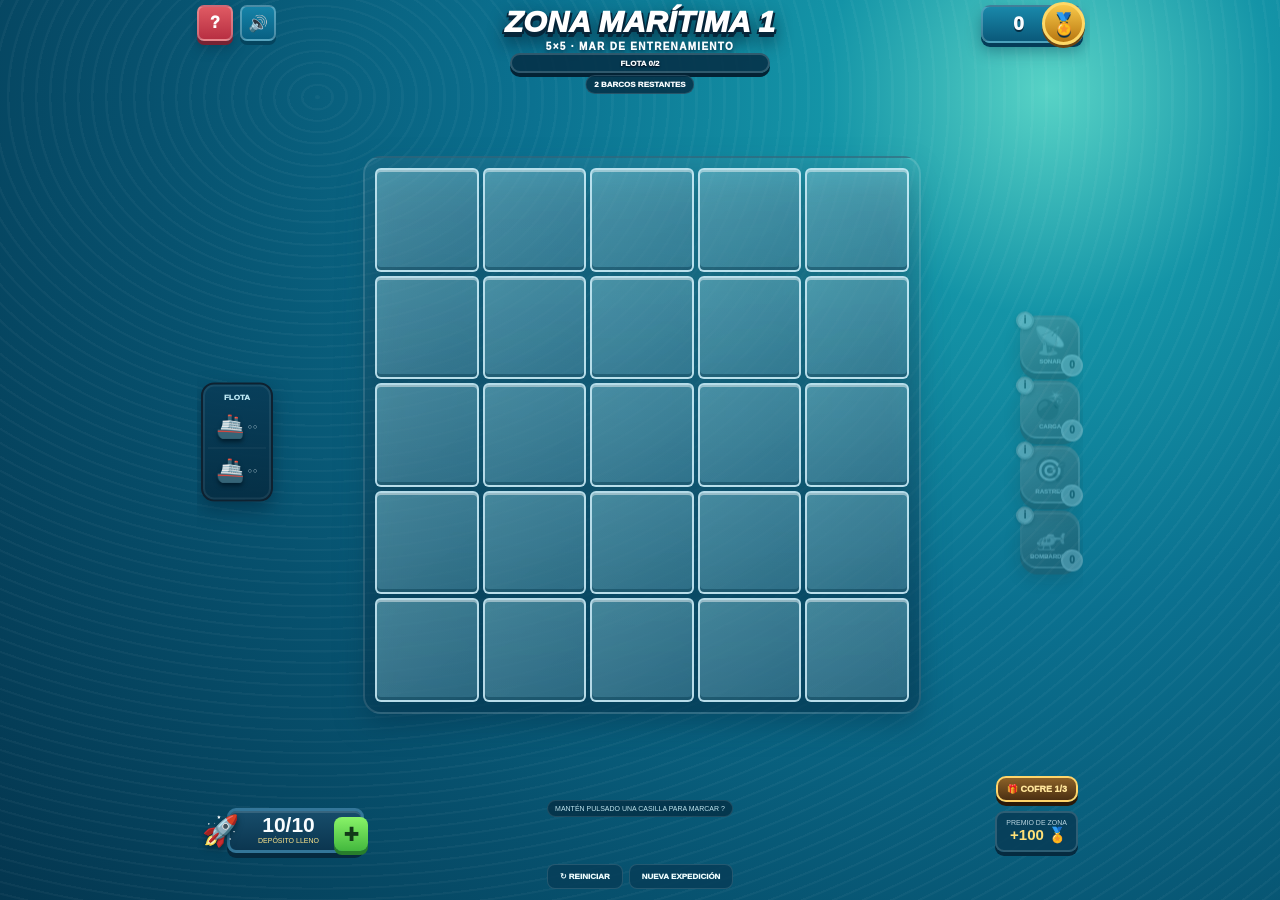
<file: play-v18.html>
<!doctype html><html lang="es"><head><meta charset="utf-8"><meta name="viewport" content="width=device-width,initial-scale=1,minimum-scale=1,maximum-scale=1,user-scalable=no,viewport-fit=cover"><meta name="theme-color" content="#07516d"><title>CASCADE HUNT v18</title><style>html,body{margin:0;width:100%;height:100%;overflow:hidden;background:#063f5a;touch-action:none}iframe{position:fixed;inset:0;width:100%;height:100%;border:0;background:#063f5a}</style></head><body><iframe id="game" src="play-v17.html?v18=1"></iframe><script>
const outer=document.getElementById('game');
const code=String.raw`(function(){
if(document.getElementById('v18Marker'))return;
const marker=document.createElement('meta');marker.id='v18Marker';document.head.appendChild(marker);
const css=document.createElement('style');css.textContent='.cell.autoWater{background:linear-gradient(145deg,#0a4b6690,#073f5790)!important;border-color:#69a9bd38!important;opacity:.52!important}.cell.shotWater{background:linear-gradient(145deg,#166c8799,#0a526d99)!important;border-color:#b6efff72!important;opacity:.9!important}.cell.possible{outline:3px solid #ffe66a!important;box-shadow:0 0 18px #ffe66a99!important;animation:possPulse 1s ease-in-out infinite}.cell.manualMark:after{content:"?";position:absolute;inset:0;display:flex;align-items:center;justify-content:center;color:#ffe16d;font-size:20px;font-weight:1000;text-shadow:0 2px 3px #001;z-index:8}.cell.manualMark{box-shadow:inset 0 0 0 3px #ffe16d88!important}.cell.hintMark{outline:3px dashed #ff9f55!important;box-shadow:0 0 18px #ff9f5588!important}.remainingInfo{position:absolute;left:50%;top:70px;transform:translateX(-50%);z-index:22;background:#052f46d9;border:1px solid #ffffff20;border-radius:10px;padding:4px 8px;font-size:8px;font-weight:1000;white-space:nowrap}.infoDot{position:absolute;left:-6px;top:-6px;width:18px;height:18px;border-radius:50%;display:flex;align-items:center;justify-content:center;background:#fff;color:#0a5774;border:2px solid #7edcf4;font-size:10px;font-weight:1000;z-index:5;box-shadow:0 2px 4px #0016}.powerInfoGrid{display:grid;grid-template-columns:auto 1fr;gap:9px;align-items:start;background:#ffffff0b;border:1px solid #ffffff18;border-radius:12px;padding:10px;margin:10px 0}.powerInfoGrid .bigIcon{font-size:35px}.powerInfoGrid b{display:block;color:#ffe173;margin-bottom:3px}.powerInfoGrid small{color:#bfd2db;line-height:1.35}.markHelp{position:absolute;left:50%;bottom:42px;transform:translateX(-50%);z-index:14;background:#052d43c7;border:1px solid #ffffff1c;border-radius:10px;padding:4px 7px;font-size:7px;color:#bfe5ef;white-space:nowrap}@keyframes possPulse{50%{filter:brightness(1.35)}}@media(max-height:700px){.remainingInfo{top:57px}.markHelp{bottom:35px}.cell.manualMark:after{font-size:16px}}';document.head.appendChild(css);
let manualMarks=new Set();let holdTimer=null,holdCell=null,held=false;
function mk(r,c){return r+','+c}function rcFromCell(el){const arr=[...document.querySelectorAll('.cell')],i=arr.indexOf(el);return i<0?null:[Math.floor(i/N),i%N]}
function cleanMarks(){for(const m of [...manualMarks]){const [r,c]=m.split(',').map(Number);const st=state[r]&&state[r][c];if(st!==null&&!(st&&st.type==='hint'))manualMarks.delete(m)}}
function decorate(){cleanMarks();const cells=[...document.querySelectorAll('.cell')];cells.forEach((el,i)=>{const r=Math.floor(i/N),c=i%N,st=state[r]&&state[r][c];el.classList.remove('autoWater','shotWater','manualMark','hintMark');if(st&&st.type==='water')el.classList.add(st.auto?'autoWater':'shotWater');if(st&&st.type==='hint')el.classList.add('hintMark');if(manualMarks.has(mk(r,c))&&(st===null||(st&&st.type==='hint')))el.classList.add('manualMark')});const rem=ships.filter(s=>!s.sunk).length,ri=document.querySelector('.remainingInfo');if(ri)ri.textContent=rem===1?'1 BARCO RESTANTE':rem+' BARCOS RESTANTES'}
function highlightPossible(){document.querySelectorAll('.cell.possible').forEach(x=>x.classList.remove('possible'));const candidates=new Set();ships.filter(s=>!s.sunk&&s.hits&&s.hits.size>0).forEach(s=>{const hs=[...s.hits].map(x=>x.split(',').map(Number));if(hs.length===1){const [r,c]=hs[0];[[r-1,c],[r+1,c],[r,c-1],[r,c+1]].forEach(([a,b])=>{if(a>=0&&b>=0&&a<N&&b<N&&state[a][b]===null)candidates.add(mk(a,b))})}else{const sameR=hs.every(x=>x[0]===hs[0][0]);if(sameR){const r=hs[0][0],cols=hs.map(x=>x[1]);[[r,Math.min(...cols)-1],[r,Math.max(...cols)+1]].forEach(([a,b])=>{if(b>=0&&b<N&&state[a][b]===null)candidates.add(mk(a,b))})}else{const c=hs[0][1],rows=hs.map(x=>x[0]);[[Math.min(...rows)-1,c],[Math.max(...rows)+1,c]].forEach(([a,b])=>{if(a>=0&&a<N&&state[a][b]===null)candidates.add(mk(a,b))})}}});const cells=[...document.querySelectorAll('.cell')];for(const m of candidates){const [r,c]=m.split(',').map(Number),el=cells[r*N+c];if(el)el.classList.add('possible')}if(candidates.size)setTimeout(()=>document.querySelectorAll('.cell.possible').forEach(x=>x.classList.remove('possible')),1800)}
function addStatus(){if(document.querySelector('.remainingInfo'))return;const ri=document.createElement('div');ri.className='remainingInfo';document.querySelector('.header').appendChild(ri);const mh=document.createElement('div');mh.className='markHelp';mh.textContent='MANTÉN PULSADO UNA CASILLA PARA MARCAR ?';document.querySelector('.playfield').appendChild(mh)}
function powerInfo(title,icon,text,cost){let o=document.getElementById('powerInfoV18');if(!o){o=document.createElement('div');o.id='powerInfoV18';o.className='overlay';o.innerHTML='<div class="modal"><h2 id="pih"></h2><div class="powerInfoGrid"><div class="bigIcon" id="pii"></div><div><b id="pit"></b><small id="pix"></small></div></div><div class="near" id="pic"></div><button class="full" id="piclose">ENTENDIDO</button></div>';document.body.appendChild(o);o.querySelector('#piclose').onclick=()=>o.classList.remove('show');o.addEventListener('pointerdown',e=>{if(e.target===o)o.classList.remove('show')})}o.querySelector('#pih').textContent='¿PARA QUÉ SIRVE?';o.querySelector('#pii').textContent=icon;o.querySelector('#pit').textContent=title;o.querySelector('#pix').textContent=text;o.querySelector('#pic').textContent='Precio en Arsenal: '+cost+' medallas';o.classList.add('show')}
function addPowerInfo(){const data={sonarBtn:['SONAR','📡','Escanea una zona 3×3 y revela agua y pistas sin disparar. Ideal para obtener información.',100],depthBtn:['CARGA DE PROFUNDIDAD','💣','Tú eliges el centro y ataca una zona 3×3. Puede alcanzar varios segmentos de barco.',250],hintBtn:['RASTREO','🎯','Marca una casilla especialmente prometedora para tu siguiente disparo. No consume torpedo.',150],bombardBtn:['BOMBARDEO','🚁','Lanza 5 ataques automáticos sobre casillas ocultas aleatorias de todo el tablero.',400]};Object.entries(data).forEach(([id,v])=>{const b=document.getElementById(id);if(!b||b.querySelector('.infoDot'))return;const i=document.createElement('span');i.className='infoDot';i.textContent='i';i.addEventListener('pointerdown',e=>{e.preventDefault();e.stopPropagation();powerInfo(...v)});i.addEventListener('click',e=>{e.preventDefault();e.stopPropagation()});b.appendChild(i)})}
function adjustPrices(){document.querySelectorAll('.powerBuy button').forEach(b=>{const p=b.dataset.p;if(p==='sonar'){b.dataset.cost='100';b.textContent='100 🏅'}if(p==='hint'){b.dataset.cost='150';b.textContent='150 🏅'}if(p==='depth'){b.dataset.cost='250';b.textContent='250 🏅'}if(p==='bombard'){b.dataset.cost='400';b.textContent='400 🏅'}if(p==='ammo'){b.dataset.cost='200';b.textContent='200 🏅'}})}
document.addEventListener('pointerdown',e=>{const cell=e.target.closest&&e.target.closest('.cell');if(!cell)return;held=false;holdCell=cell;holdTimer=setTimeout(()=>{const rc=rcFromCell(cell);if(!rc)return;const [r,c]=rc,st=state[r][c];if(st!==null&&!(st&&st.type==='hint'))return;held=true;const k=mk(r,c);manualMarks.has(k)?manualMarks.delete(k):manualMarks.add(k);decorate();showFloat(manualMarks.has(k)?'❓ MARCADA':'MARCA QUITADA');if(navigator.vibrate)navigator.vibrate(35)},520)},true);document.addEventListener('pointerup',()=>{clearTimeout(holdTimer)},true);document.addEventListener('pointercancel',()=>{clearTimeout(holdTimer)},true);document.addEventListener('click',e=>{if(held&&e.target.closest&&e.target.closest('.cell')){e.preventDefault();e.stopImmediatePropagation();held=false}},true);
const oldRender=render;render=function(){oldRender();setTimeout(()=>{decorate();addStatus();addPowerInfo();adjustPrices()},0)};const oldResolve=resolveSunk;resolveSunk=function(){const before=ships.reduce((n,s)=>n+(s.hits?s.hits.size:0),0);oldResolve();const after=ships.reduce((n,s)=>n+(s.hits?s.hits.size:0),0);setTimeout(()=>{decorate();if(after>=before)highlightPossible()},25)};const oldUpdate=update;update=function(){oldUpdate();decorate();addPowerInfo();adjustPrices()};addStatus();decorate();addPowerInfo();adjustPrices();
})();`;
function injectIntoDeep(){try{const d1=outer.contentDocument;if(!d1)return false;const inner=d1.getElementById('game');if(!inner)return false;const d=inner.contentDocument;if(!d||!d.querySelector('.rightRail'))return false;if(d.getElementById('v18Marker'))return true;const s=d.createElement('script');s.textContent=code;d.body.appendChild(s);return true}catch(e){return false}}
const t=setInterval(()=>{if(injectIntoDeep())clearInterval(t)},180);setTimeout(()=>clearInterval(t),15000);
</script></body></html>
</file>
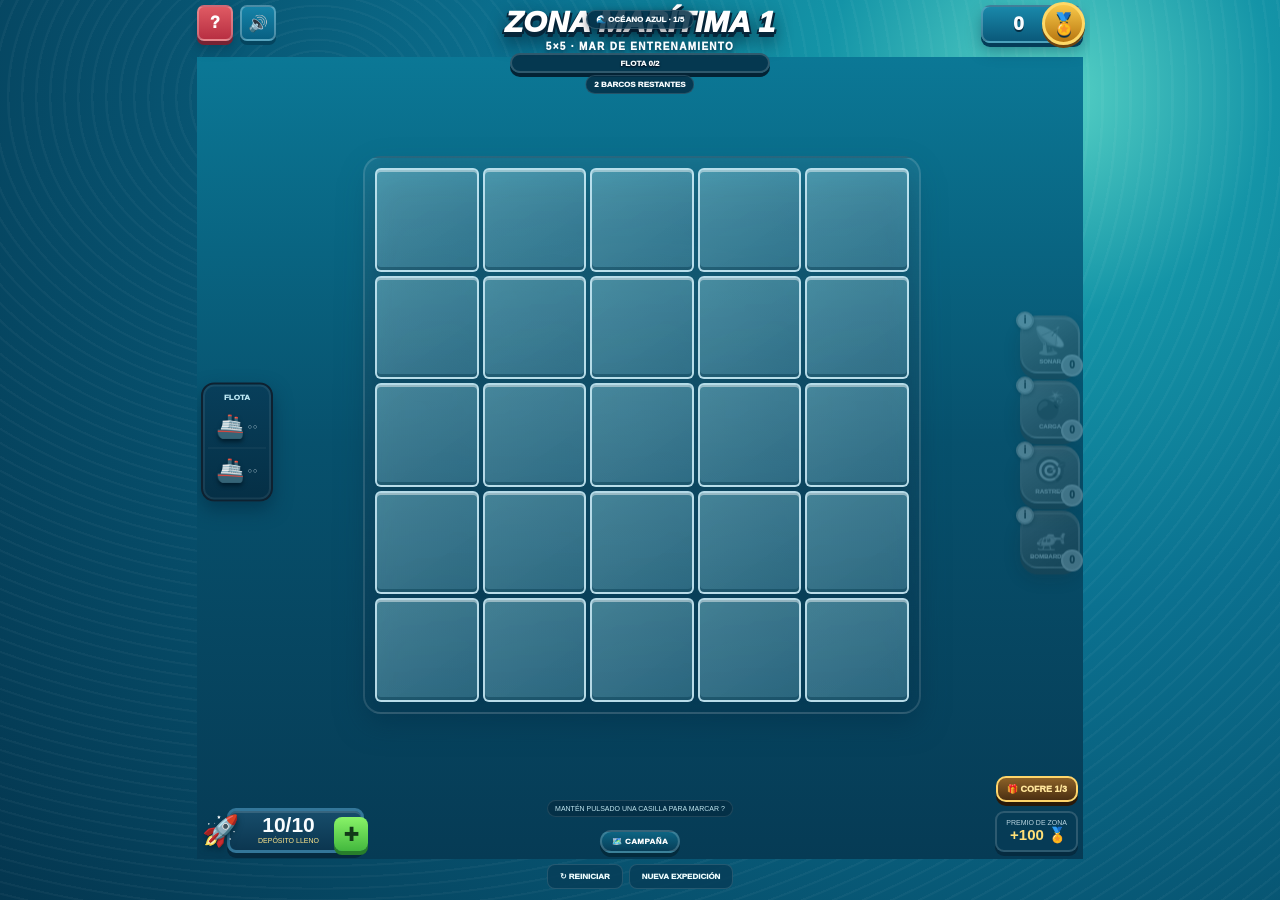
<file: play-v19.html>
<!doctype html><html lang="es"><head><meta charset="utf-8"><meta name="viewport" content="width=device-width,initial-scale=1,minimum-scale=1,maximum-scale=1,user-scalable=no,viewport-fit=cover"><meta name="theme-color" content="#07516d"><title>CASCADE HUNT v19</title><style>html,body{margin:0;width:100%;height:100%;overflow:hidden;background:#063f5a;touch-action:none}iframe{position:fixed;inset:0;width:100%;height:100%;border:0;background:#063f5a}</style></head><body><iframe id="game" src="play-v18.html?v19=1"></iframe><script>
const rootFrame=document.getElementById('game');
const campaignCode=String.raw`(function(){
if(document.getElementById('v19Marker'))return;const mark=document.createElement('meta');mark.id='v19Marker';document.head.appendChild(mark);
const style=document.createElement('style');style.textContent='.campaignBtn{position:absolute;left:50%;bottom:6px;transform:translateX(-50%);z-index:30;border:2px solid #ffffff30;border-radius:12px;background:linear-gradient(#0d6583,#073e58);color:#fff;padding:5px 10px;font-size:8px;font-weight:1000;letter-spacing:.05em;box-shadow:0 4px 0 #032b3d}.campaignBtn:active{transform:translateX(-50%) translateY(2px);box-shadow:0 2px 0 #032b3d}.worldBadge{position:absolute;left:50%;top:5px;transform:translateX(-50%);z-index:24;background:#052f46db;border:1px solid #ffffff28;border-radius:11px;padding:4px 9px;font-size:8px;font-weight:1000;white-space:nowrap;box-shadow:0 3px 8px #0016}.bossBanner{position:absolute;left:50%;top:93px;transform:translateX(-50%);z-index:26;padding:5px 11px;border:2px solid #ffcf61;border-radius:10px;background:linear-gradient(90deg,#6f251d,#a54329,#6f251d);color:#ffe7a3;font-size:9px;font-weight:1000;letter-spacing:.08em;animation:bossPulse 1.5s ease-in-out infinite;box-shadow:0 0 20px #ff8b4038}.campaignMap{display:flex;gap:5px;justify-content:center;align-items:center;margin:14px 0 8px}.mapNode{width:42px;height:42px;border-radius:50%;display:flex;align-items:center;justify-content:center;flex-direction:column;background:#073b53;border:2px solid #ffffff22;font-size:9px;font-weight:1000;position:relative}.mapNode.done{background:#175f55;border-color:#74e6a5}.mapNode.current{background:#1c6d8d;border-color:#8fe8ff;box-shadow:0 0 16px #65dfff88;transform:scale(1.08)}.mapNode.boss{border-color:#ffd36c;background:#6d3023}.mapNode.lock{opacity:.42}.mapLine{width:13px;height:3px;background:#ffffff1f;border-radius:3px}.worldCard{border:1px solid #ffffff1c;background:#ffffff09;border-radius:12px;padding:10px;margin:8px 0}.worldCard h3{margin:0 0 4px;font-size:12px}.worldCard p{margin:0;color:#bfd4dd;font-size:9px;line-height:1.35}.bossReward{display:grid;grid-template-columns:repeat(3,1fr);gap:6px;margin:10px 0}.bossReward div{background:#062f46;border:1px solid #ffd26135;border-radius:10px;padding:8px;text-align:center;font-size:9px}.bossReward b{display:block;font-size:17px;color:#ffe07e}.world-0 .playfield{background:linear-gradient(180deg,#0b7896,#07516d 48%,#063b55)!important}.world-1 .playfield{background:linear-gradient(180deg,#384e68,#183e59 45%,#0c2739)!important}.world-2 .playfield{background:linear-gradient(180deg,#7aaabc,#3f7189 45%,#19455e)!important}.world-3 .playfield{background:linear-gradient(180deg,#151d3b,#172f50 45%,#07182d)!important}.world-4 .playfield{background:linear-gradient(180deg,#6f322c,#3b2b3d 45%,#1a2134)!important}@keyframes bossPulse{50%{filter:brightness(1.3);transform:translateX(-50%) scale(1.03)}}@media(max-height:700px){.bossBanner{top:76px}.campaignBtn{bottom:3px}.worldBadge{top:3px}}';document.head.appendChild(style);
const worlds=[{name:'OCÉANO AZUL',icon:'🌊',desc:'Aguas abiertas. Aprende a dominar la flota enemiga.'},{name:'MAR DE TORMENTA',icon:'⛈️',desc:'Visibilidad difícil y combates más intensos.'},{name:'AGUAS ÁRTICAS',icon:'🧊',desc:'Frío extremo y expediciones de precisión.'},{name:'FOSA ABISAL',icon:'🌌',desc:'Profundidad, oscuridad y enemigos de élite.'},{name:'MAR CARMESÍ',icon:'🌋',desc:'La campaña final: máxima presión y recompensas.'}];
function worldIndex(){return Math.min(4,Math.floor((Math.max(1,zone)-1)/5))}function stepInWorld(){return ((Math.max(1,zone)-1)%5)+1}function isBoss(){return zone%5===0}
function addUI(){if(document.querySelector('.campaignBtn'))return;const wb=document.createElement('div');wb.className='worldBadge';document.querySelector('.header').appendChild(wb);const b=document.createElement('button');b.className='campaignBtn';b.textContent='🗺️ CAMPAÑA';b.onclick=openCampaign;document.querySelector('.playfield').appendChild(b);const bb=document.createElement('div');bb.className='bossBanner';bb.style.display='none';document.querySelector('.playfield').appendChild(bb)}
function syncTheme(){addUI();document.body.classList.remove('world-0','world-1','world-2','world-3','world-4');const wi=worldIndex(),w=worlds[wi];document.body.classList.add('world-'+wi);document.querySelector('.worldBadge').textContent=w.icon+' '+w.name+' · '+stepInWorld()+'/5';const bb=document.querySelector('.bossBanner');if(isBoss()){bb.style.display='block';bb.textContent='⚠️ JEFE DE ZONA · FLOTA DE ÉLITE'}else bb.style.display='none'}
function openCampaign(){let o=document.getElementById('campaignOverlay');if(!o){o=document.createElement('div');o.id='campaignOverlay';o.className='overlay';o.innerHTML='<div class="modal"><h2>🗺️ CAMPAÑA</h2><div id="worldCard" class="worldCard"></div><div id="campaignMap" class="campaignMap"></div><div id="bossInfo"></div><button class="full" id="closeCampaign">VOLVER AL COMBATE</button></div>';document.body.appendChild(o);o.querySelector('#closeCampaign').onclick=()=>o.classList.remove('show');o.addEventListener('pointerdown',e=>{if(e.target===o)o.classList.remove('show')})}const wi=worldIndex(),w=worlds[wi],step=stepInWorld();o.querySelector('#worldCard').innerHTML='<h3>'+w.icon+' '+w.name+'</h3><p>'+w.desc+'</p>';let html='';for(let i=1;i<=5;i++){const cls=i<step?'done':i===step?'current':i===5?'boss lock':'lock';const icon=i===5?'👑':i;html+='<div class="mapNode '+cls+'"><span>'+icon+'</span><small>'+i+'/5</small></div>'+(i<5?'<div class="mapLine"></div>':'')}o.querySelector('#campaignMap').innerHTML=html;o.querySelector('#bossInfo').innerHTML='<div class="worldCard"><h3>👑 JEFE CADA 5 ZONAS</h3><p>La quinta zona de cada mundo es un combate de élite. Al vencer al jefe recibes una recompensa adicional.</p><div class="bossReward"><div><b>+750</b>🏅</div><div><b>+3</b>🚀</div><div><b>+1</b>📡</div></div></div>';o.classList.add('show')}
let rewardedBossZone=+(localStorage.getItem('cascadeHuntV19BossRewarded')||0);const baseWin=winZone;winZone=function(){const boss=isBoss()&&rewardedBossZone!==zone;if(boss){coins+=750;ammo+=3;powers.sonar=(powers.sonar||0)+1;rewardedBossZone=zone;localStorage.setItem('cascadeHuntV19BossRewarded',String(zone));showFloat('👑 JEFE DERROTADO · BONUS')}baseWin();setTimeout(()=>{if(boss){const m=document.querySelector('#zoneWin .modal');if(m){const x=document.createElement('div');x.className='worldCard';x.innerHTML='<h3>👑 JEFE DERROTADO</h3><p>Has completado el mundo y conseguido un botín especial.</p><div class="bossReward"><div><b>+750</b>🏅</div><div><b>+3</b>🚀</div><div><b>+1</b>📡</div></div>';m.insertBefore(x,m.querySelector('.near'))}}},80)};
const baseUpdate=update;update=function(){baseUpdate();syncTheme()};const baseRender=render;render=function(){baseRender();setTimeout(syncTheme,0)};addUI();syncTheme();
})();`;
function deepestDoc(){try{let d=rootFrame.contentDocument;if(!d)return null;for(let i=0;i<6;i++){const f=d.getElementById('game');if(!f||!f.contentDocument)break;d=f.contentDocument}return d}catch(e){return null}}
function inject(){const d=deepestDoc();if(!d||!d.querySelector('.rightRail'))return false;if(d.getElementById('v19Marker'))return true;const s=d.createElement('script');s.textContent=campaignCode;d.body.appendChild(s);return true}
const t=setInterval(()=>{if(inject())clearInterval(t)},200);setTimeout(()=>clearInterval(t),18000);
</script></body></html>
</file>
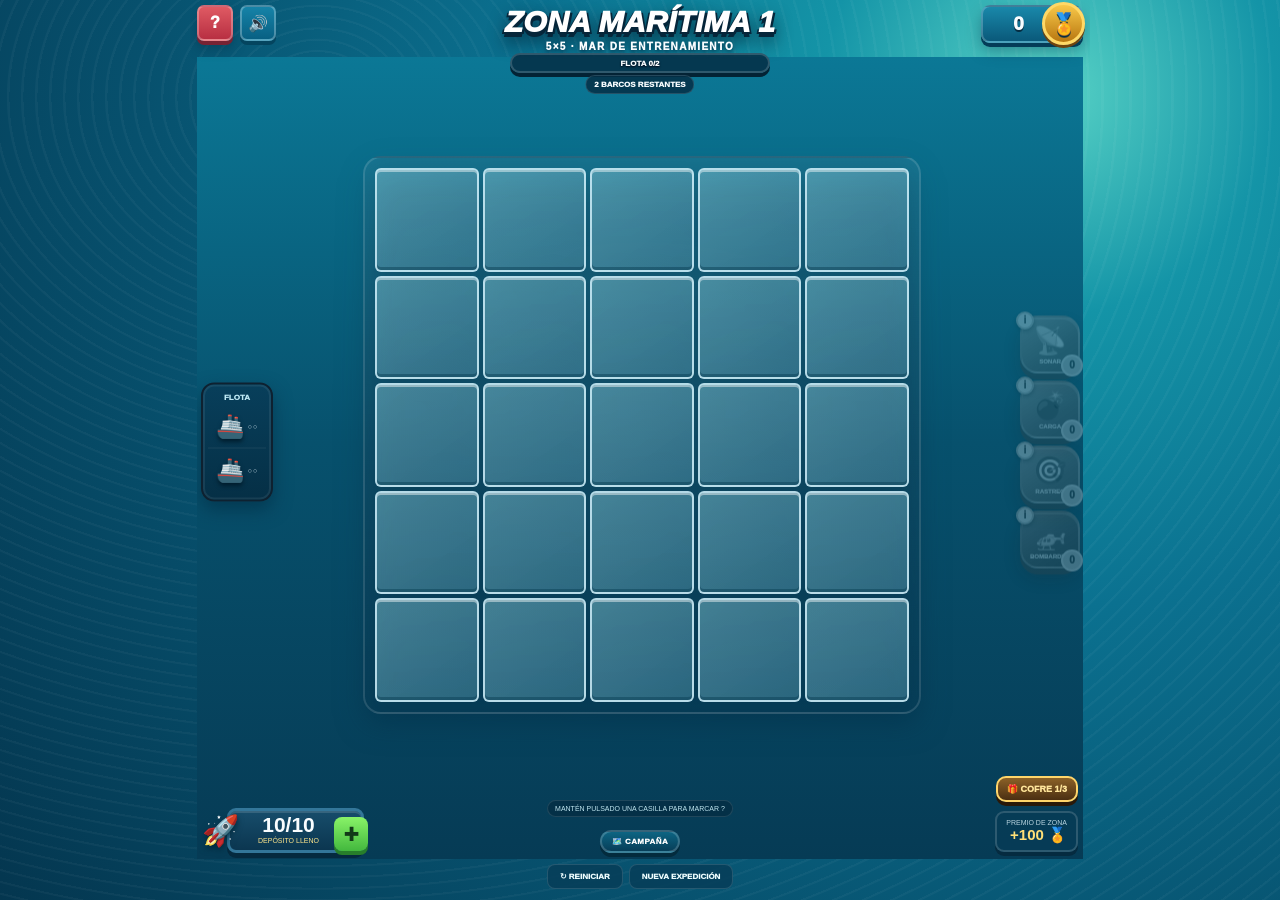
<file: play-v20.html>
<!doctype html><html lang="es"><head><meta charset="utf-8"><meta name="viewport" content="width=device-width,initial-scale=1,minimum-scale=1,maximum-scale=1,user-scalable=no,viewport-fit=cover"><meta name="theme-color" content="#07516d"><title>CASCADE HUNT v20</title><style>html,body{margin:0;width:100%;height:100%;overflow:hidden;background:#063f5a;touch-action:none}iframe{position:fixed;inset:0;width:100%;height:100%;border:0;background:#063f5a}</style></head><body><iframe id="game" src="play-v19.html?v20fix=2"></iframe><script>
const rootFrame=document.getElementById('game');
const bossCode=String.raw`(function(){
if(document.getElementById('v20Marker'))return;const marker=document.createElement('meta');marker.id='v20Marker';document.head.appendChild(marker);
const css=document.createElement('style');css.textContent='.bossBanner,.bossSafeBanner,.bossStatus,.worldBadge{display:none!important}.bossTitanRow{background:linear-gradient(90deg,#5c251f55,#9c493355,#5c251f55);border:1px solid #ffcb6644;border-radius:8px!important}.titanTag{display:block;font-size:6px;color:#ffd86c;font-weight:1000;letter-spacing:.05em}.titanFleetInfo{margin:0 2px 5px;padding:5px 3px;border-radius:8px;background:#5b2924;border:1px solid #ffd06655;text-align:center;font-size:7px;line-height:1.25;color:#ffe59a;font-weight:1000;pointer-events:none}.cell.bossArmor{outline:3px solid #ffd45f!important;box-shadow:0 0 18px #ffd45f99,inset 0 0 12px #ff9f3377!important}.cell.bossArmor .cellInner:after{content:"🛡️";font-size:15px}.bossIntroIcon{font-size:48px;text-align:center;margin:4px 0}.bossMechanics{display:grid;grid-template-columns:1fr 1fr;gap:7px;margin:10px 0}.bossMechanics div{background:#ffffff0c;border:1px solid #ffffff1a;border-radius:10px;padding:8px;text-align:center;font-size:9px}.bossMechanics b{display:block;font-size:17px;color:#ffe07b;margin-bottom:2px}.bossZone .zoneSub{color:#ffe38b;text-shadow:0 2px 4px #3b190d;font-size:9px;letter-spacing:.08em}.bossZone .fleetLabel{color:#ffe18a}@media(max-height:700px){.titanFleetInfo{font-size:6px;padding:3px 2px;margin-bottom:3px}.bossZone .zoneSub{font-size:8px}}';document.head.appendChild(css);
function bossZone(){return zone%5===0}function bossTitan(){return ships.find(s=>s.boss)}function armorKeySet(s){return new Set((s&&s.armorCells)||[])}function damaged(s,k){return !!(s&&s.armorDamage&&s.armorDamage[k])}
function buildBossFleet(){ships=[];const lens=[2,3,4,6];for(let id=0;id<lens.length;id++){let len=lens[id],ok=false;for(let t=0;t<3500&&!ok;t++){let h=rr()<.5,r=h?Math.floor(rr()*N):Math.floor(rr()*(N-len+1)),c=h?Math.floor(rr()*(N-len+1)):Math.floor(rr()*N),cells=[];for(let i=0;i<len;i++)cells.push([r+(h?0:i),c+(h?i:0)]);if(touching(cells))continue;const s={id,len,cells,hits:new Set(),sunk:false};if(len===6){s.boss=true;const ix=[1,4];s.armorCells=ix.map(i=>key(cells[i][0],cells[i][1]));s.armorDamage={}}ships.push(s);ok=true}if(!ok){id=-1;ships=[]}}state=Array.from({length:N},()=>Array(N).fill(null))}
const baseBuildFleet=buildFleet;buildFleet=function(){if(bossZone())buildBossFleet();else baseBuildFleet()};
const baseShot=shot;function bossShot(r,c){if(busy||state[r][c]!==null)return;const s=shipAt(r,c),k=key(r,c);if(s&&s.boss&&armorKeySet(s).has(k)&&!damaged(s,k)){if(!consume()){showEmpty();return}busy=true;shots++;s.armorDamage=s.armorDamage||{};s.armorDamage[k]=1;showFloat('🛡️ BLINDAJE DAÑADO');render();update();save();setTimeout(()=>{busy=false;if(ammo<=0)showEmpty()},260);return}return baseShot(r,c)}shot=bossShot;
function decorateBossCells(){const s=bossTitan();if(!s||s.sunk)return;const cells=[...document.querySelectorAll('.cell')];(s.armorCells||[]).forEach(k=>{if(!s.armorDamage||!s.armorDamage[k])return;const [r,c]=k.split(',').map(Number);const el=cells[r*N+c];if(el&&state[r][c]===null)el.classList.add('bossArmor')})}
const baseRender=render;render=function(){baseRender();setTimeout(()=>{decorateBossCells();syncBossUI()},0)};
const baseFleet=renderFleet;renderFleet=function(){baseFleet();const panel=document.querySelector('.fleetPanel'),fleet=document.getElementById('fleet');const old=document.querySelector('.titanFleetInfo');if(old)old.remove();const s=bossTitan();if(!s)return;const rows=[...document.querySelectorAll('.shipRow')],idx=ships.indexOf(s),row=rows[idx];if(row){row.classList.add('bossTitanRow');const shape=row.querySelector('.shipShape');if(shape)shape.innerHTML=(s.sunk?'⚓':'🛳️')+'<span class="titanTag">TITÁN</span>';const dots=row.querySelector('.shipDots');if(dots){const armor=armorKeySet(s);dots.innerHTML=s.cells.map(([r,c])=>{const k=key(r,c);if(s.hits.has(k))return '●';if(armor.has(k)&&damaged(s,k))return '◈';if(armor.has(k))return '◆';return '○'}).join('')}}const info=document.createElement('div');info.className='titanFleetInfo';const remaining=s.len-s.hits.size,armorLeft=(s.armorCells||[]).filter(k=>!s.hits.has(k)).length;info.innerHTML='👑 TITÁN '+remaining+'/6<br>🛡️ BLINDAJE '+armorLeft+'/2';panel.insertBefore(info,fleet)}
function syncBossUI(){const bz=bossZone();document.body.classList.toggle('bossZone',bz);const stray=document.querySelector('.bossSafeBanner');if(stray)stray.style.display='none';const stat=document.querySelector('.bossStatus');if(stat)stat.style.display='none';const wb=document.querySelector('.worldBadge');if(wb)wb.style.display='none';if(bz){document.getElementById('zoneSub').textContent=N+'×'+N+' · 👑 SUBMARINO TITÁN · 2 BLINDAJES'}else{document.getElementById('zoneSub').textContent=N+'×'+N+' · '+cfg().name}}
function bossIntro(){if(!bossZone())return;let o=document.getElementById('bossIntroV20');if(!o){o=document.createElement('div');o.id='bossIntroV20';o.className='overlay';o.innerHTML='<div class="modal"><h2>👑 CONTACTO DE ÉLITE</h2><div class="bossIntroIcon">🛳️</div><div class="big">SUBMARINO TITÁN</div><p style="text-align:center">Este jefe es diferente a una zona normal.</p><div class="bossMechanics"><div><b>6</b>SECCIONES</div><div><b>2 🛡️</b>BLINDADAS</div></div><div class="near">Los segmentos blindados necesitan <b>dos impactos directos</b>: el primero rompe el blindaje y el segundo daña la sección. El resto de las reglas de deducción se mantienen.</div><button id="bossStartV20" class="full">COMENZAR BATALLA</button></div>';document.body.appendChild(o);o.querySelector('#bossStartV20').onclick=()=>o.classList.remove('show')}o.classList.add('show')}
let introZone=0;const baseNewZone=newZone;newZone=function(){baseNewZone();if(bossZone()&&introZone!==zone){introZone=zone;setTimeout(bossIntro,120)}syncBossUI()};
const baseUpdate=update;update=function(){baseUpdate();syncBossUI()};
const baseResolve=resolveSunk;resolveSunk=function(){const t=bossTitan(),was=t&&t.sunk;baseResolve();if(t&&!was&&t.sunk)showFloat('👑 TITÁN HUNDIDO')};
if(bossZone()&&!bossTitan()){N=cfg().n;buildBossFleet();power=null;render();update();save();setTimeout(bossIntro,150);introZone=zone}else{syncBossUI();decorateBossCells();renderFleet()}
})();`;
function deepestDoc(){try{let d=rootFrame.contentDocument;if(!d)return null;for(let i=0;i<8;i++){const f=d.getElementById('game');if(!f||!f.contentDocument)break;d=f.contentDocument}return d}catch(e){return null}}
function inject(){const d=deepestDoc();if(!d||!d.querySelector('.rightRail'))return false;if(d.getElementById('v20Marker'))return true;const s=d.createElement('script');s.textContent=bossCode;d.body.appendChild(s);return true}
const t=setInterval(()=>{if(inject())clearInterval(t)},220);setTimeout(()=>clearInterval(t),20000);
</script></body></html>
</file>
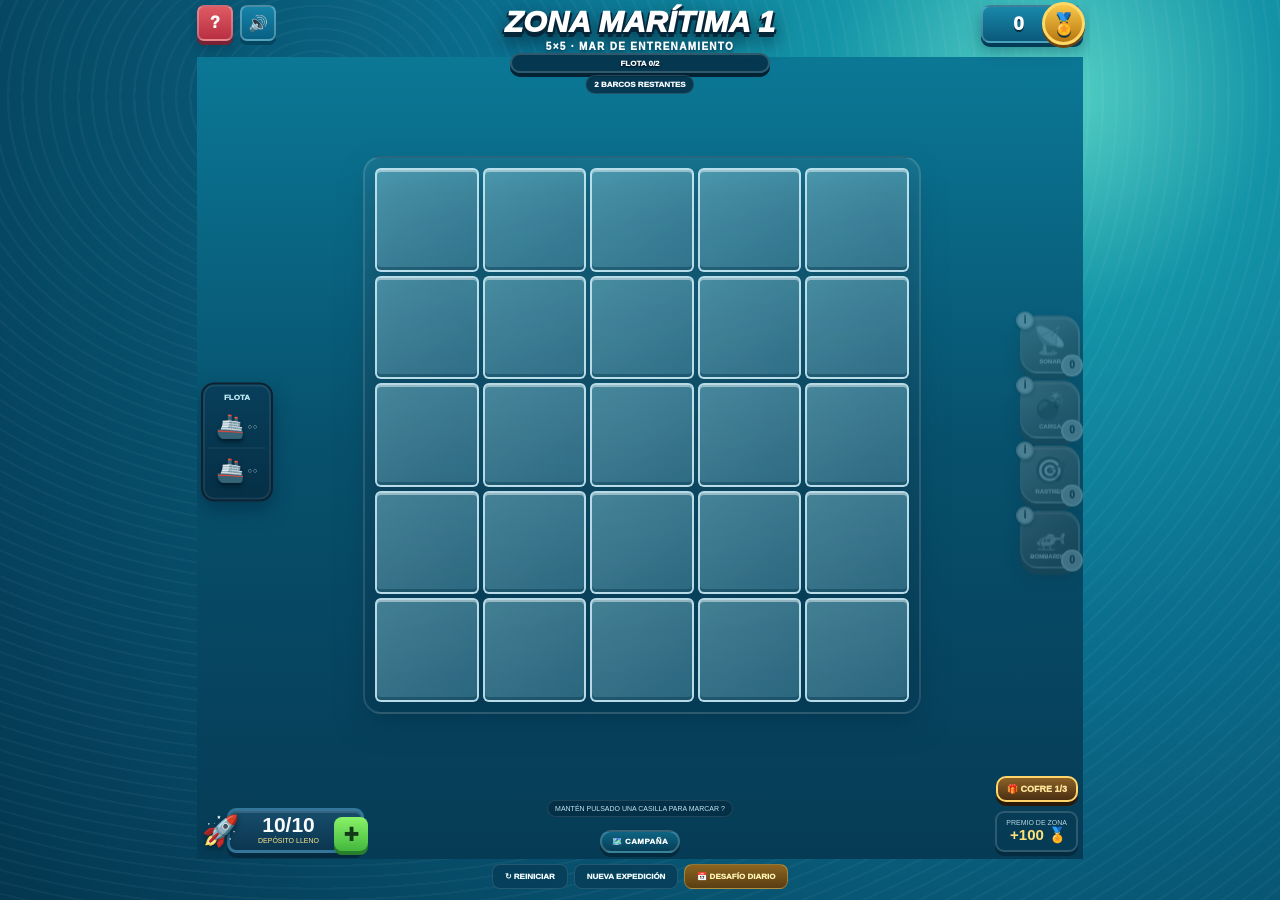
<file: play-v21.html>
<!doctype html><html lang="es"><head><meta charset="utf-8"><meta name="viewport" content="width=device-width,initial-scale=1,minimum-scale=1,maximum-scale=1,user-scalable=no,viewport-fit=cover"><meta name="theme-color" content="#07516d"><title>CASCADE HUNT v21</title><style>html,body{margin:0;width:100%;height:100%;overflow:hidden;background:#063f5a;touch-action:none}iframe{position:fixed;inset:0;width:100%;height:100%;border:0;background:#063f5a}</style></head><body><iframe id="game" src="play-v20.html?v21=1"></iframe><script>
const rootFrame=document.getElementById('game');
const dailyCode=String.raw`(function(){
if(document.getElementById('v21Marker'))return;const marker=document.createElement('meta');marker.id='v21Marker';document.head.appendChild(marker);
const css=document.createElement('style');css.textContent='.dailyBtn{border:1px solid #ffe47d55!important;background:linear-gradient(#8b641f,#5a3e13)!important;color:#fff4b2!important}.dailyMode .campaignBtn,.dailyMode .chestBadge,.dailyMode .rewardDock{display:none!important}.dailyMode .ammoPlus{opacity:.25;pointer-events:none!important}.dailyMode #restart,.dailyMode #new{opacity:.25;pointer-events:none!important}.dailyMode #bombardBtn{opacity:.22!important;pointer-events:none!important;filter:grayscale(1)!important}.dailyMode .zoneTitle{color:#fff1a3;text-shadow:-2px 2px 0 #44330c,2px 2px 0 #44330c,0 5px 0 #44330c,0 9px 18px #001a2a}.dailyBadge{position:absolute;left:50%;top:2px;transform:translateX(-50%);z-index:25;background:#654915e8;border:1px solid #ffe07a88;border-radius:9px;padding:3px 8px;font-size:7px;font-weight:1000;color:#fff1ae;pointer-events:none}.dailyStats{display:grid;grid-template-columns:repeat(3,1fr);gap:7px;margin:10px 0}.dailyStat{background:#062f46;border:1px solid #ffffff18;border-radius:11px;padding:9px;text-align:center;font-size:9px}.dailyStat b{display:block;font-size:20px;color:#ffe178;margin-bottom:2px}.dailyGrid{font-size:18px;line-height:1.25;letter-spacing:2px;text-align:center;margin:12px 0;white-space:pre-line}.dailyHero{text-align:center;font-size:48px;margin:5px 0}.dailyStreak{text-align:center;font-size:18px;font-weight:1000;color:#ffdc6b;margin:8px 0}.dailyActions{display:grid;grid-template-columns:1fr 1fr;gap:7px}.dailyActions button{margin-top:7px}.dailyInfo{background:#ffffff0a;border:1px solid #ffffff16;border-radius:12px;padding:10px;font-size:10px;line-height:1.4;color:#c8dde5;margin:9px 0}.dailyActivePill{position:absolute;right:5px;top:5px;z-index:20;background:#694b14;border:1px solid #ffe07766;border-radius:9px;padding:4px 7px;font-size:7px;font-weight:1000;color:#ffe99b;pointer-events:none}@media(max-height:700px){.dailyBadge{font-size:6px;padding:2px 6px}.dailyStat{padding:6px}.dailyStat b{font-size:17px}}';document.head.appendChild(css);
const DAILY_SAVE='cascadeHuntDailyV21',DAILY_META='cascadeHuntDailyMetaV21';let dailyMode=false,dailyAids=0,dailyDate='',dailySeed=0,dailyFinished=false;baseSave=save;const baseUpdateDaily=update,baseWinDaily=winZone,baseSonarDaily=sonarAt,baseDepthDaily=depthAt,baseHintDaily=hint;
function utcDate(){return new Date().toISOString().slice(0,10)}function hashDate(s){let h=2166136261;for(let i=0;i<s.length;i++){h^=s.charCodeAt(i);h=Math.imul(h,16777619)}return h>>>0}function dailyNo(){const base=Date.UTC(2026,0,1),now=Date.parse(utcDate()+'T00:00:00Z');return Math.floor((now-base)/86400000)+1}function yesterday(s){const d=new Date(s+'T00:00:00Z');d.setUTCDate(d.getUTCDate()-1);return d.toISOString().slice(0,10)}
function buildDailyFleet(){ships=[];const lens=[2,2,3,3,4];for(let id=0;id<lens.length;id++){let len=lens[id],ok=false;for(let t=0;t<4000&&!ok;t++){let h=rr()<.5,r=h?Math.floor(rr()*N):Math.floor(rr()*(N-len+1)),c=h?Math.floor(rr()*(N-len+1)):Math.floor(rr()*N),cells=[];for(let i=0;i<len;i++)cells.push([r+(h?0:i),c+(h?i:0)]);if(touching(cells))continue;ships.push({id,len,cells,hits:new Set(),sunk:false});ok=true}if(!ok){id=-1;ships=[]}}state=Array.from({length:N},()=>Array(N).fill(null))}
function serializeDaily(){return{date:dailyDate,seed:dailySeed,N,ships:ships.map(s=>({...s,hits:[...s.hits]})),state,ammo,maxAmmo,shots,hits,powers,dailyAids,finished:dailyFinished}}function saveDaily(){if(!dailyMode)return;localStorage.setItem(DAILY_SAVE,JSON.stringify(serializeDaily()))}save=function(){if(dailyMode)saveDaily();else baseSave()};
function loadDaily(){try{const d=JSON.parse(localStorage.getItem(DAILY_SAVE)||'null');if(!d||d.date!==utcDate())return false;dailyDate=d.date;dailySeed=d.seed;N=d.N;rr=rng(d.seed);ships=(d.ships||[]).map(s=>({...s,hits:new Set(s.hits||[])}));state=d.state;ammo=d.ammo;maxAmmo=d.maxAmmo;shots=d.shots||0;hits=d.hits||0;powers=d.powers||{sonar:1,depth:1,hint:1};dailyAids=d.dailyAids||0;dailyFinished=!!d.finished;return true}catch(e){return false}}
function addDailyButton(){if(document.getElementById('dailyBtn'))return;const b=document.createElement('button');b.id='dailyBtn';b.className='dailyBtn';b.textContent='📅 DESAFÍO DIARIO';b.onclick=openDailyHome;document.querySelector('.footer').appendChild(b)}
function addDailyIndicators(){let b=document.querySelector('.dailyBadge');if(!b){b=document.createElement('div');b.className='dailyBadge';document.querySelector('.header').appendChild(b)}b.textContent='📅 DESAFÍO #'+dailyNo()+' · MISMO TABLERO PARA TODOS';let p=document.querySelector('.dailyActivePill');if(!p){p=document.createElement('div');p.className='dailyActivePill';document.querySelector('.playfield').appendChild(p)}p.textContent='AYUDAS '+dailyAids}
function clearDailyIndicators(){document.querySelector('.dailyBadge')?.remove();document.querySelector('.dailyActivePill')?.remove()}
function enterDaily(){baseSave();dailyMode=true;dailyDate=utcDate();dailySeed=hashDate('CASCADE-HUNT-'+dailyDate);dailyFinished=false;document.body.classList.add('dailyMode');if(!loadDaily()){N=8;seed=dailySeed;rr=rng(dailySeed);buildDailyFleet();ammo=99;maxAmmo=99;lastRegenAt=Date.now();shots=0;hits=0;streak=0;power=null;powers={sonar:1,depth:1,hint:1};dailyAids=0;busy=false;saveDaily()}render();update();addDailyIndicators();document.getElementById('dailyHome')?.classList.remove('show');if(dailyFinished)setTimeout(showDailyResult,100)}
function exitDaily(){dailyMode=false;document.body.classList.remove('dailyMode');clearDailyIndicators();location.reload()}
function openDailyHome(){let o=document.getElementById('dailyHome');if(!o){o=document.createElement('div');o.id='dailyHome';o.className='overlay';o.innerHTML='<div class="modal"><h2>📅 DESAFÍO DIARIO</h2><div class="dailyHero">⚓</div><div class="big" id="dailyNoTitle"></div><div class="dailyInfo">Todos los jugadores reciben exactamente el mismo tablero durante el día UTC. No hay reinicio ni reroll. Gana quien resuelva la flota con menos disparos y menos ayudas.</div><div class="dailyStats"><div class="dailyStat"><b>8×8</b>TABLERO</div><div class="dailyStat"><b>5</b>BARCOS</div><div class="dailyStat"><b>3</b>AYUDAS</div></div><div class="near">Incluye 1 Sonar, 1 Carga y 1 Rastreo. El Bombardeo está desactivado para mantener el desafío comparable.</div><button id="startDaily" class="full">JUGAR DESAFÍO DE HOY</button><button id="closeDaily" class="full">VOLVER</button></div>';document.body.appendChild(o);o.querySelector('#startDaily').onclick=enterDaily;o.querySelector('#closeDaily').onclick=()=>o.classList.remove('show')}o.querySelector('#dailyNoTitle').textContent='DESAFÍO #'+dailyNo();const saved=(()=>{try{return JSON.parse(localStorage.getItem(DAILY_SAVE)||'null')}catch(e){return null}})();o.querySelector('#startDaily').textContent=saved&&saved.date===utcDate()?(saved.finished?'VER RESULTADO DE HOY':'CONTINUAR DESAFÍO'):'JUGAR DESAFÍO DE HOY';o.classList.add('show')}
function updateStreak(){let m;try{m=JSON.parse(localStorage.getItem(DAILY_META)||'null')||{}}catch(e){m={}}if(m.last===dailyDate)return m.streak||1;let s=m.last===yesterday(dailyDate)?(m.streak||0)+1:1;m={last:dailyDate,streak:s};localStorage.setItem(DAILY_META,JSON.stringify(m));return s}function currentStreak(){try{return(JSON.parse(localStorage.getItem(DAILY_META)||'null')||{}).streak||0}catch(e){return 0}}
function resultGrid(){const acc=shots?hits/shots:0,total=20,good=Math.round(total*acc);let arr=Array(total).fill('⬜');for(let i=0;i<good;i++)arr[i]='🟦';let r=rng(dailySeed^shots^(dailyAids<<8));for(let i=arr.length-1;i>0;i--){let j=Math.floor(r()*(i+1));[arr[i],arr[j]]=[arr[j],arr[i]]}return Array.from({length:4},(_,r)=>arr.slice(r*5,r*5+5).join('')).join('\n')}
function shareText(){const acc=shots?Math.round(hits/shots*100):0;return'CASCADE HUNT · DESAFÍO #'+dailyNo()+'\n'+resultGrid()+'\n🎯 '+shots+' disparos · '+acc+'% precisión\n🧰 '+dailyAids+' ayudas · 🔥 '+currentStreak()+' días\n#CascadeHunt'}
async function shareDaily(){const text=shareText();try{if(navigator.share)await navigator.share({title:'CASCADE HUNT',text});else if(navigator.clipboard){await navigator.clipboard.writeText(text);showFloat('📋 RESULTADO COPIADO')}else showFloat('RESULTADO LISTO')}catch(e){}}
function showDailyResult(){dailyFinished=true;saveDaily();const st=updateStreak(),acc=shots?Math.round(hits/shots*100):0;let o=document.getElementById('dailyResult');if(!o){o=document.createElement('div');o.id='dailyResult';o.className='overlay';o.innerHTML='<div class="modal"><h2>⚓ DESAFÍO COMPLETADO</h2><div class="big" id="dailyResultNo"></div><div class="dailyGrid" id="dailyGrid"></div><div class="dailyStats"><div class="dailyStat"><b id="drShots"></b>DISPAROS</div><div class="dailyStat"><b id="drAcc"></b>PRECISIÓN</div><div class="dailyStat"><b id="drAids"></b>AYUDAS</div></div><div class="dailyStreak" id="drStreak"></div><div class="dailyInfo">El ranking global y el percentil se añadirán cuando exista backend. Esta demo no inventa posiciones globales.</div><div class="dailyActions"><button id="shareDaily" class="full">COMPARTIR</button><button id="exitDaily" class="full">VOLVER A CAMPAÑA</button></div></div>';document.body.appendChild(o);o.querySelector('#shareDaily').onclick=shareDaily;o.querySelector('#exitDaily').onclick=exitDaily}o.querySelector('#dailyResultNo').textContent='DESAFÍO #'+dailyNo();o.querySelector('#dailyGrid').textContent=resultGrid();o.querySelector('#drShots').textContent=shots;o.querySelector('#drAcc').textContent=acc+'%';o.querySelector('#drAids').textContent=dailyAids;o.querySelector('#drStreak').textContent='🔥 RACHA: '+st+' DÍA'+(st===1?'':'S');o.classList.add('show')}
sonarAt=function(r,c){if(dailyMode&&powers.sonar>0)dailyAids++;const x=baseSonarDaily(r,c);if(dailyMode){saveDaily();addDailyIndicators()}return x};depthAt=function(r,c){if(dailyMode&&powers.depth>0)dailyAids++;const x=baseDepthDaily(r,c);if(dailyMode){saveDaily();addDailyIndicators()}return x};hint=function(){if(dailyMode&&powers.hint>0)dailyAids++;const x=baseHintDaily();if(dailyMode){saveDaily();addDailyIndicators()}return x};
winZone=function(){if(!dailyMode)return baseWinDaily();busy=true;dailyFinished=true;saveDaily();setTimeout(showDailyResult,180)};
update=function(){baseUpdateDaily();if(dailyMode){document.getElementById('zoneTitle').textContent='DESAFÍO DIARIO #'+dailyNo();document.getElementById('zoneSub').textContent='8×8 · MISMO TABLERO PARA TODOS · SIN REROLL';document.getElementById('ammo').textContent='∞';document.getElementById('regen').textContent='TORPEDOS LIBRES';document.getElementById('zoneReward').textContent='RACHA +1';addDailyIndicators();const bb=document.getElementById('bombardBtn');if(bb)bb.classList.add('locked')}};
document.addEventListener('pointerdown',e=>{if(!dailyMode)return;if(e.target.closest&&e.target.closest('#shopPlus,#restart,#new,#bombardBtn')){e.preventDefault();e.stopImmediatePropagation();showFloat('📅 BLOQUEADO EN DESAFÍO')}},true);
addDailyButton();
})();`;
function deepestDoc(){try{let d=rootFrame.contentDocument;if(!d)return null;for(let i=0;i<10;i++){const f=d.getElementById('game');if(!f||!f.contentDocument)break;d=f.contentDocument}return d}catch(e){return null}}
function inject(){const d=deepestDoc();if(!d||!d.querySelector('.rightRail'))return false;if(d.getElementById('v21Marker'))return true;const s=d.createElement('script');s.textContent=dailyCode;d.body.appendChild(s);return true}
const t=setInterval(()=>{if(inject())clearInterval(t)},240);setTimeout(()=>clearInterval(t),22000);
</script></body></html>
</file>
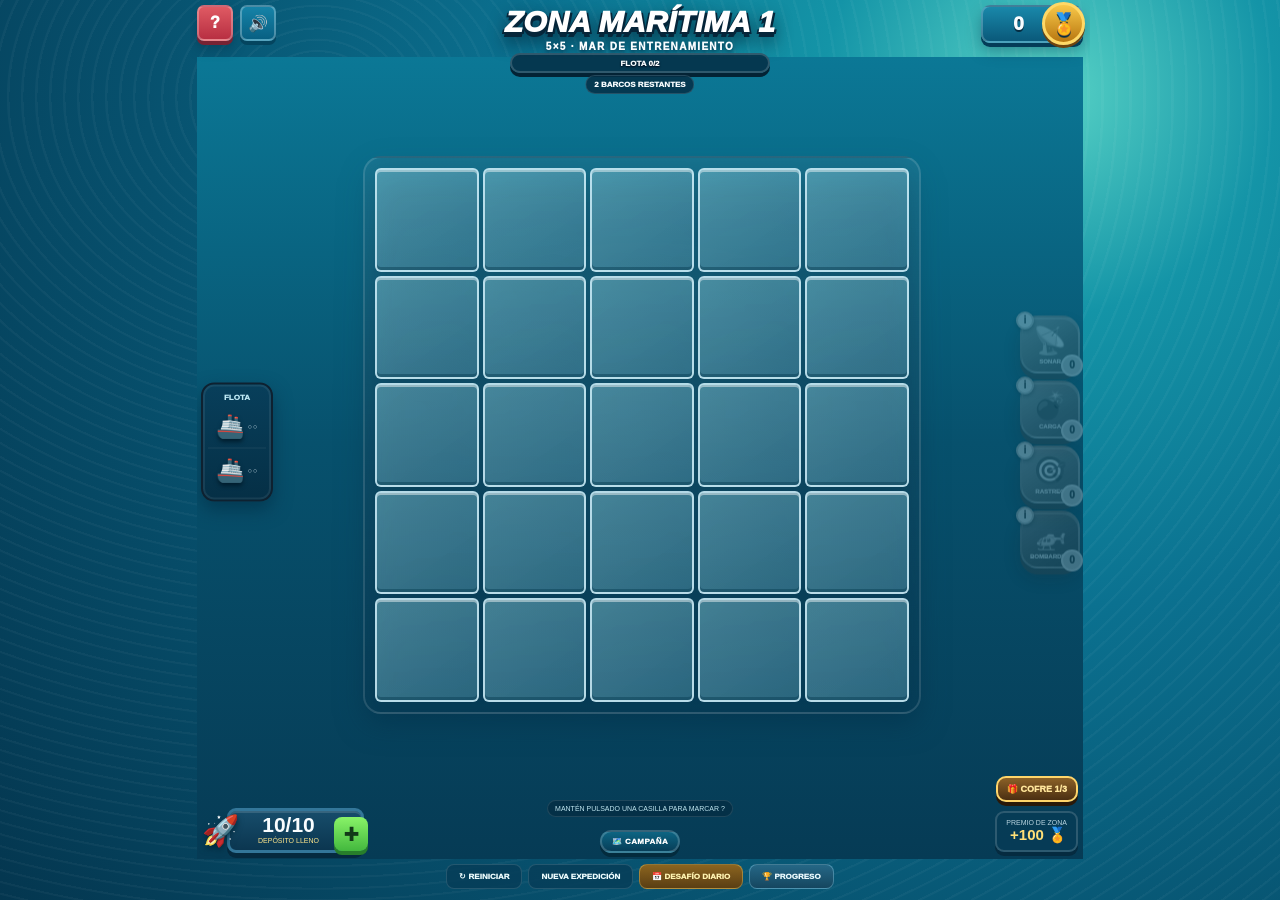
<file: play-v22.html>
<!doctype html><html lang="es"><head><meta charset="utf-8"><meta name="viewport" content="width=device-width,initial-scale=1,minimum-scale=1,maximum-scale=1,user-scalable=no,viewport-fit=cover"><meta name="theme-color" content="#07516d"><title>CASCADE HUNT v22</title><style>html,body{margin:0;width:100%;height:100%;overflow:hidden;background:#063f5a;touch-action:none}iframe{position:fixed;inset:0;width:100%;height:100%;border:0;background:#063f5a}</style></head><body><iframe id="game" src="play-v21.html?v22=1"></iframe><script>
const rootFrame=document.getElementById('game');
const metaCode=String.raw`(function(){
if(document.getElementById('v22Marker'))return;const marker=document.createElement('meta');marker.id='v22Marker';document.head.appendChild(marker);
const css=document.createElement('style');css.textContent='.progressBtn{border:1px solid #9ce7ff55!important;background:linear-gradient(#256786,#15465f)!important;color:#ecfbff!important}.progressTabs{display:grid;grid-template-columns:repeat(3,1fr);gap:6px;margin:10px 0}.progressTabs button{border:0;border-radius:9px;padding:8px 4px;background:#ffffff0d;color:#cce7ef;font-size:9px;font-weight:1000}.progressTabs button.active{background:#ffd75b;color:#17343d}.missionCard,.collectionCard,.chestCard{background:#ffffff0b;border:1px solid #ffffff18;border-radius:12px;padding:10px;margin:7px 0}.missionTop,.collectionTop,.chestTop{display:flex;justify-content:space-between;gap:8px;align-items:center}.missionCard h3,.collectionCard h3,.chestCard h3{font-size:11px;margin:0}.missionCard p,.collectionCard p,.chestCard p{font-size:9px;color:#bad0d9;margin:4px 0}.progressBarMini{height:8px;border-radius:5px;background:#001f2d;overflow:hidden;margin:7px 0}.progressBarMini span{display:block;height:100%;background:linear-gradient(90deg,#45d3ff,#79ec9b,#ffe05f)}.claimBtn,.openChestBtn{border:0;border-radius:8px;padding:7px 9px;background:#ffd75b;color:#17343d;font-size:9px;font-weight:1000}.claimBtn:disabled{opacity:.35}.rarity-normal{border-color:#a9c7d155!important}.rarity-plata{border-color:#dceeff88!important;box-shadow:0 0 10px #dceeff22}.rarity-oro{border-color:#ffd766aa!important;box-shadow:0 0 14px #ffd76633}.rarity-capitan{border-color:#ff9f5bbb!important;box-shadow:0 0 18px #ff8b4a44;background:linear-gradient(135deg,#ffffff0b,#7a321a22)}.collectionGrid{display:grid;grid-template-columns:repeat(3,1fr);gap:7px}.collectionCard{text-align:center;margin:0}.collectionIcon{font-size:31px;filter:grayscale(1);opacity:.25}.collectionCard.unlocked .collectionIcon{filter:none;opacity:1}.collectionCard.unlocked{border-color:#74e6a555;background:#74e6a50b}.metaStats{display:grid;grid-template-columns:repeat(3,1fr);gap:6px;margin:9px 0}.metaStat{background:#062f46;border:1px solid #ffffff16;border-radius:10px;padding:8px;text-align:center;font-size:8px}.metaStat b{display:block;font-size:16px;color:#ffe079}.rewardPop{font-size:13px;text-align:center;padding:8px;background:#062f46;border-radius:10px;margin:8px 0;color:#ffe49a}.sectionTitle{font-size:11px;font-weight:1000;color:#ffe178;margin:8px 0 4px}@media(max-height:700px){.missionCard,.collectionCard,.chestCard{padding:7px}.collectionIcon{font-size:24px}}';document.head.appendChild(css);
const META='cascadeHuntMetaV22';let meta={version:1,sunk:0,zones:0,noAidWins:0,bossWins:0,dailyWins:0,missions:{},chests:[],collection:{},claimed:{}};try{meta=Object.assign(meta,JSON.parse(localStorage.getItem(META)||'{}'))}catch(e){}function saveMeta(){localStorage.setItem(META,JSON.stringify(meta))}
const missionDefs=[{id:'sink5',title:'Cazador naval',desc:'Hunde 5 barcos.',goal:5,reward:'150 🏅',value:()=>meta.sunk,claim:()=>coins+=150},{id:'zones2',title:'Avance de campaña',desc:'Completa 2 zonas.',goal:2,reward:'1 cofre Normal',value:()=>meta.zones,claim:()=>addChest('Normal')},{id:'noaid',title:'Capitán preciso',desc:'Completa 1 zona sin usar ayudas.',goal:1,reward:'250 🏅',value:()=>meta.noAidWins,claim:()=>coins+=250},{id:'daily',title:'Rutina diaria',desc:'Completa 1 Desafío Diario.',goal:1,reward:'1 cofre Plata',value:()=>meta.dailyWins,claim:()=>addChest('Plata')},{id:'boss',title:'Cazajefes',desc:'Derrota 1 jefe.',goal:1,reward:'1 cofre Oro',value:()=>meta.bossWins,claim:()=>addChest('Oro')}];
function addChest(r){meta.chests.push({id:Date.now()+Math.random(),rarity:r});saveMeta()}function unlock(k){if(!meta.collection[k]){meta.collection[k]=true;saveMeta()}}function chestReward(r){const roll=Math.random();if(r==='Normal')return roll<.5?{txt:'+100 🏅',do:()=>coins+=100}:roll<.8?{txt:'+3 🚀',do:()=>ammo+=3}:{txt:'+1 📡',do:()=>powers.sonar=(powers.sonar||0)+1};if(r==='Plata')return roll<.45?{txt:'+250 🏅',do:()=>coins+=250}:roll<.75?{txt:'+5 🚀',do:()=>ammo+=5}:{txt:'+1 🎯',do:()=>powers.hint=(powers.hint||0)+1};if(r==='Oro')return roll<.4?{txt:'+500 🏅',do:()=>coins+=500}:roll<.7?{txt:'+1 💣 +3 🚀',do:()=>{powers.depth=(powers.depth||0)+1;ammo+=3}}:{txt:'+1 🚁',do:()=>{try{localStorage.setItem('cascadeHuntV17Bombard',String((+localStorage.getItem('cascadeHuntV17Bombard')||0)+1))}catch(e){}}};return roll<.5?{txt:'+1000 🏅',do:()=>coins+=1000}:{txt:'+10 🚀 +1 de cada ayuda',do:()=>{ammo+=10;powers.sonar=(powers.sonar||0)+1;powers.depth=(powers.depth||0)+1;powers.hint=(powers.hint||0)+1}}}
function addProgressButton(){if(document.getElementById('progressBtn'))return;const b=document.createElement('button');b.id='progressBtn';b.className='progressBtn';b.textContent='🏆 PROGRESO';b.onclick=()=>openProgress('missions');document.querySelector('.footer').appendChild(b)}
function ensureOverlay(){let o=document.getElementById('progressV22');if(o)return o;o=document.createElement('div');o.id='progressV22';o.className='overlay';o.innerHTML='<div class="modal"><h2>🏆 PROGRESO</h2><div class="metaStats"><div class="metaStat"><b id="msZones">0</b>ZONAS</div><div class="metaStat"><b id="msSunk">0</b>HUNDIDOS</div><div class="metaStat"><b id="msBoss">0</b>JEFES</div></div><div class="progressTabs"><button data-tab="missions">MISIONES</button><button data-tab="chests">COFRES</button><button data-tab="collection">COLECCIÓN</button></div><div id="progressContent"></div><button id="closeProgress" class="full">VOLVER</button></div>';document.body.appendChild(o);o.querySelector('#closeProgress').onclick=()=>o.classList.remove('show');o.querySelectorAll('[data-tab]').forEach(b=>b.onclick=()=>openProgress(b.dataset.tab));return o}
function openProgress(tab){const o=ensureOverlay();o.querySelector('#msZones').textContent=meta.zones;o.querySelector('#msSunk').textContent=meta.sunk;o.querySelector('#msBoss').textContent=meta.bossWins;o.querySelectorAll('[data-tab]').forEach(b=>b.classList.toggle('active',b.dataset.tab===tab));const c=o.querySelector('#progressContent');if(tab==='missions')renderMissions(c);if(tab==='chests')renderChests(c);if(tab==='collection')renderCollection(c);o.classList.add('show')}
function renderMissions(c){c.innerHTML='<div class="sectionTitle">MISIONES ACTIVAS</div>';missionDefs.forEach(m=>{const val=Math.min(m.goal,m.value()),done=val>=m.goal,claimed=!!meta.claimed[m.id],d=document.createElement('div');d.className='missionCard';d.innerHTML='<div class="missionTop"><h3>'+m.title+'</h3><span>'+val+'/'+m.goal+'</span></div><p>'+m.desc+'</p><div class="progressBarMini"><span style="width:'+(val/m.goal*100)+'%"></span></div><div class="missionTop"><small>🎁 '+m.reward+'</small><button class="claimBtn" '+(!done||claimed?'disabled':'')+'>'+(claimed?'COBRADA':'COBRAR')+'</button></div>';d.querySelector('button').onclick=()=>{if(!done||claimed)return;m.claim();meta.claimed[m.id]=true;saveMeta();save();update();renderMissions(c);showFloat('🎁 RECOMPENSA')};c.appendChild(d)})}
function renderChests(c){c.innerHTML='<div class="sectionTitle">COFRES DISPONIBLES</div>';if(!meta.chests.length){c.innerHTML+='<div class="chestCard"><p>No tienes cofres pendientes. Completa misiones y derrota jefes para conseguirlos.</p></div>';return}meta.chests.forEach(ch=>{const d=document.createElement('div');d.className='chestCard rarity-'+ch.rarity.toLowerCase();d.innerHTML='<div class="chestTop"><div><h3>🎁 COFRE '+ch.rarity.toUpperCase()+'</h3><p>Contenido variable según rareza.</p></div><button class="openChestBtn">ABRIR</button></div>';d.querySelector('button').onclick=()=>{const rw=chestReward(ch.rarity);rw.do();meta.chests=meta.chests.filter(x=>x.id!==ch.id);saveMeta();save();update();renderChests(c);const pop=document.createElement('div');pop.className='rewardPop';pop.textContent='HAS CONSEGUIDO '+rw.txt;c.prepend(pop);setTimeout(()=>pop.remove(),2500)};c.appendChild(d)})}
function renderCollection(c){const items=[['patrol','🚤','Patrullera','Hunde un barco de 2'],['sub','🚢','Submarino','Hunde un barco de 3'],['cruiser','🛳️','Crucero','Hunde un barco de 4'],['carrier','⚓','Gran buque','Hunde un barco de 5+'],['titan','👑','Titán','Derrota un jefe'],['daily','📅','Flota diaria','Completa el desafío diario']];c.innerHTML='<div class="sectionTitle">COLECCIÓN DE FLOTA</div><div class="collectionGrid"></div>';const g=c.querySelector('.collectionGrid');items.forEach(([k,ic,n,ds])=>{const d=document.createElement('div');d.className='collectionCard'+(meta.collection[k]?' unlocked':'');d.innerHTML='<div class="collectionIcon">'+ic+'</div><h3>'+n+'</h3><p>'+(meta.collection[k]?'DESBLOQUEADO':ds)+'</p>';g.appendChild(d)})}
let aidAtZoneStart=0;function aidCount(){return (powers.sonar||0)+(powers.depth||0)+(powers.hint||0)}aidAtZoneStart=aidCount();const prevResolve=resolveSunk;resolveSunk=function(){const before=ships.filter(s=>s.sunk).length;prevResolve();const newly=ships.filter(s=>s.sunk).length-before;if(newly>0){meta.sunk+=newly;ships.filter(s=>s.sunk).forEach(s=>{if(s.len===2)unlock('patrol');if(s.len===3)unlock('sub');if(s.len===4)unlock('cruiser');if(s.len>=5)unlock('carrier');if(s.boss)unlock('titan')});saveMeta()}};
const prevWin=winZone;winZone=function(){const isDaily=typeof dailyMode!=='undefined'&&dailyMode;if(isDaily){meta.dailyWins++;unlock('daily');saveMeta();return prevWin()}meta.zones++;if(zone%5===0){meta.bossWins++;unlock('titan');if(Math.random()<.35)addChest('Capitan');else addChest('Oro')}else if(zone%3===0)addChest('Plata');if(aidCount()>=aidAtZoneStart)meta.noAidWins++;saveMeta();return prevWin()};
const prevNew=newZone;newZone=function(){const r=prevNew();aidAtZoneStart=aidCount();return r};
addProgressButton();saveMeta();
})();`;
function deepestDoc(){try{let d=rootFrame.contentDocument;if(!d)return null;for(let i=0;i<12;i++){const f=d.getElementById('game');if(!f||!f.contentDocument)break;d=f.contentDocument}return d}catch(e){return null}}
function inject(){const d=deepestDoc();if(!d||!d.querySelector('.rightRail'))return false;if(d.getElementById('v22Marker'))return true;const s=d.createElement('script');s.textContent=metaCode;d.body.appendChild(s);return true}
const t=setInterval(()=>{if(inject())clearInterval(t)},260);setTimeout(()=>clearInterval(t),24000);
</script></body></html>
</file>
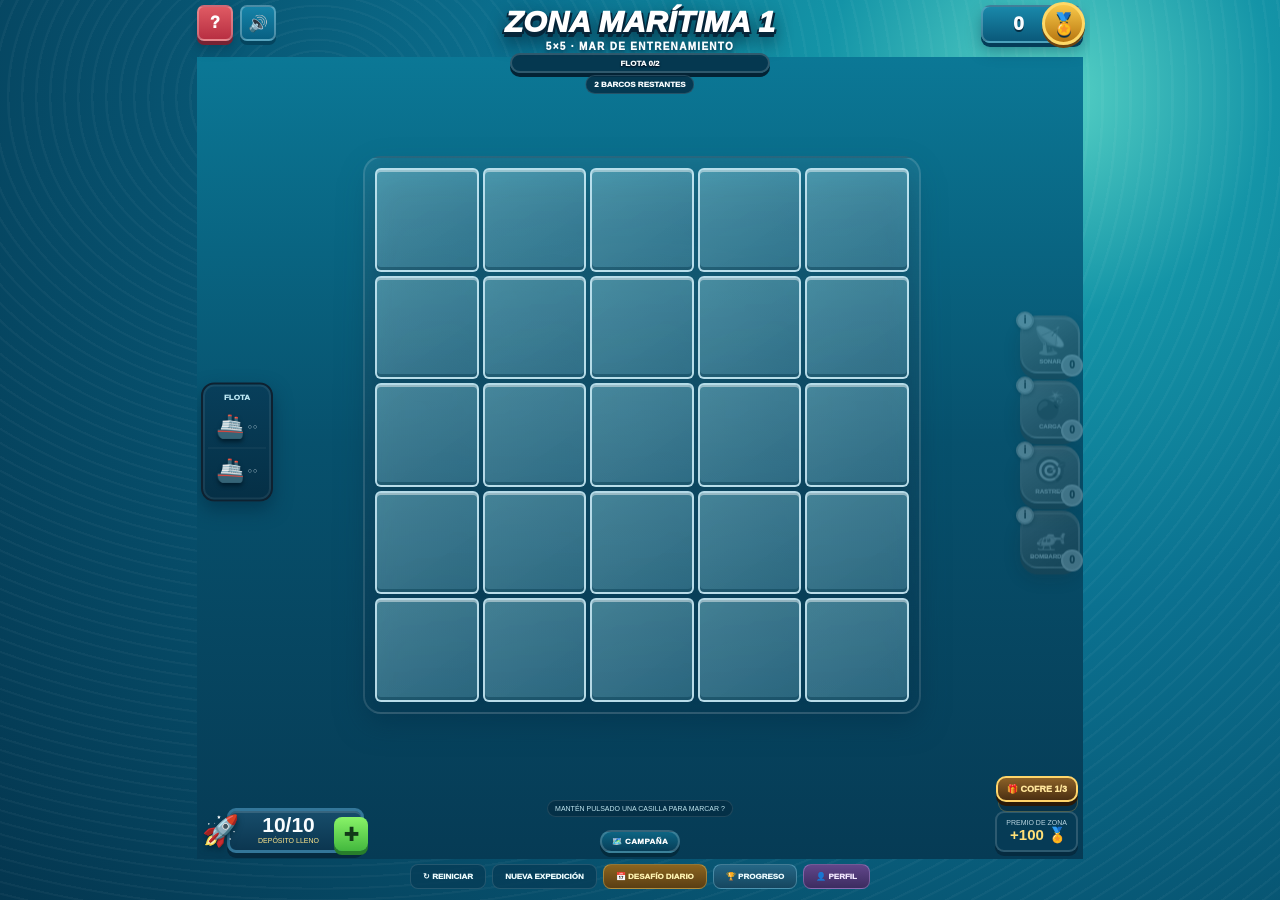
<file: play-v23.html>
<!doctype html><html lang="es"><head><meta charset="utf-8"><meta name="viewport" content="width=device-width,initial-scale=1,minimum-scale=1,maximum-scale=1,user-scalable=no,viewport-fit=cover"><meta name="theme-color" content="#07516d"><title>CASCADE HUNT v23</title><style>html,body{margin:0;width:100%;height:100%;overflow:hidden;background:#063f5a;touch-action:none}iframe{position:fixed;inset:0;width:100%;height:100%;border:0;background:#063f5a}</style></head><body><iframe id="game" src="play-v22.html?v23=2"></iframe><script>
const rootFrame=document.getElementById('game');
const profileCode=String.raw`(function(){
if(document.getElementById('v23Marker'))return;const marker=document.createElement('meta');marker.id='v23Marker';document.head.appendChild(marker);
const css=document.createElement('style');css.textContent='.profileBtn{border:1px solid #d7b6ff55!important;background:linear-gradient(#61468a,#3c2c60)!important;color:#f3e9ff!important}.profileTabs{display:grid;grid-template-columns:repeat(3,1fr);gap:6px;margin:10px 0}.profileTabs button{border:0;border-radius:9px;padding:8px 3px;background:#ffffff0d;color:#d5e8ef;font-size:9px;font-weight:1000}.profileTabs button.active{background:#ffd75b;color:#17343d}.profileStats{display:grid;grid-template-columns:repeat(3,1fr);gap:7px;margin:8px 0}.profileStat{background:#062f46;border:1px solid #ffffff16;border-radius:10px;padding:9px;text-align:center;font-size:8px}.profileStat b{display:block;font-size:18px;color:#ffe079;margin-bottom:2px}.starHistory{display:grid;grid-template-columns:repeat(5,1fr);gap:6px}.starZone{background:#ffffff0b;border:1px solid #ffffff16;border-radius:9px;padding:7px 3px;text-align:center;font-size:8px}.starZone b{display:block;color:#bcd5de;margin-bottom:3px}.stars{color:#ffd75b;font-size:14px;letter-spacing:-1px}.cosmeticGrid{display:grid;grid-template-columns:1fr 1fr;gap:8px}.cosmeticCard{background:#ffffff0b;border:1px solid #ffffff18;border-radius:12px;padding:10px;text-align:center}.cosmeticCard.equipped{border-color:#77e7ac99;box-shadow:0 0 15px #77e7ac33}.cosmeticPreview{height:55px;border-radius:9px;margin-bottom:7px;border:1px solid #ffffff22}.cosmeticCard h3{font-size:11px;margin:3px}.cosmeticCard p{font-size:8px;color:#bcd1db;min-height:20px}.cosmeticCard button{border:0;border-radius:8px;padding:7px 8px;background:#ffd75b;color:#17343d;font-size:8px;font-weight:1000}.cosmeticCard button:disabled{opacity:.45}.theme-ocean .playfield{filter:none}.theme-night .playfield{background:linear-gradient(180deg,#112446,#061b35 50%,#030d1d)!important}.theme-arctic .playfield{background:linear-gradient(180deg,#9ccbd8,#4f8397 50%,#1d5167)!important}.theme-sunset .playfield{background:linear-gradient(180deg,#b75e49,#75425b 48%,#243755)!important}.theme-abyss .playfield{background:linear-gradient(180deg,#19152e,#16143d 48%,#050b20)!important}.zoneStarBadge{position:absolute;right:5px;bottom:47px;z-index:15;background:#062f46d9;border:1px solid #ffd75b44;border-radius:9px;padding:4px 7px;color:#ffd75b;font-size:9px;font-weight:1000;pointer-events:none}.starWin{font-size:28px;text-align:center;color:#ffd75b;letter-spacing:3px;margin:8px 0}.profileName{text-align:center;font-size:24px;font-weight:1000;color:#fff;margin:4px}.rankBadge{width:70px;height:70px;border-radius:50%;margin:5px auto;display:flex;align-items:center;justify-content:center;background:linear-gradient(#e4ba4c,#8b5e13);border:4px solid #ffe78a;font-size:32px;box-shadow:0 5px 0 #5b3a0c}.sectionTitle23{font-size:11px;font-weight:1000;color:#ffe178;margin:9px 0 5px}@media(max-height:700px){.profileStat{padding:6px}.profileStat b{font-size:15px}.cosmeticPreview{height:42px}}';document.head.appendChild(css);
const PKEY='cascadeHuntProfileV23';let prof={stars:{},totalStars:0,bestStars:0,owned:['ocean'],equipped:'ocean',zones:0,bosses:0,shots:0,hits:0,helps:0};try{prof=Object.assign(prof,JSON.parse(localStorage.getItem(PKEY)||'{}'))}catch(e){}if(!Array.isArray(prof.owned))prof.owned=['ocean'];function saveProf(){localStorage.setItem(PKEY,JSON.stringify(prof))}
const cosmetics=[{id:'ocean',name:'Océano clásico',price:0,desc:'El aspecto original de la expedición.',bg:'linear-gradient(135deg,#1594aa,#064d6b)'},{id:'night',name:'Operación nocturna',price:600,desc:'Mar oscuro y ambiente de sigilo.',bg:'linear-gradient(135deg,#16294d,#050d20)'},{id:'arctic',name:'Mar Ártico',price:900,desc:'Hielo, niebla y aguas polares.',bg:'linear-gradient(135deg,#a5d3de,#286177)'},{id:'sunset',name:'Mar del ocaso',price:1200,desc:'Atardecer cálido de alta mar.',bg:'linear-gradient(135deg,#cb7152,#433754)'},{id:'abyss',name:'Fosa profunda',price:1800,desc:'Oscuridad abisal para veteranos.',bg:'linear-gradient(135deg,#2c2350,#050918)'}];
function applyTheme(){cosmetics.forEach(x=>document.body.classList.remove('theme-'+x.id));document.body.classList.add('theme-'+prof.equipped)}applyTheme();
function totalSegments(){return ships.reduce((n,s)=>n+s.len,0)}let zoneStartShots=shots,zoneStartAid=((powers.sonar||0)+(powers.depth||0)+(powers.hint||0));
function calcStars(){const usedShots=Math.max(0,shots-zoneStartShots),nowAid=((powers.sonar||0)+(powers.depth||0)+(powers.hint||0)),aids=Math.max(0,zoneStartAid-nowAid),base=totalSegments();prof.helps+=aids;if(aids===0&&usedShots<=base+6)return 3;if(aids<=1&&usedShots<=base+14)return 2;return 1}
function addProfileButton(){if(document.getElementById('profileBtn'))return;const b=document.createElement('button');b.id='profileBtn';b.className='profileBtn';b.textContent='👤 PERFIL';b.onclick=()=>openProfile('stats');document.querySelector('.footer').appendChild(b)}
function overlay(){let o=document.getElementById('profileV23');if(o)return o;o=document.createElement('div');o.id='profileV23';o.className='overlay';o.innerHTML='<div class="modal"><h2>👤 PERFIL DEL CAPITÁN</h2><div class="rankBadge">⚓</div><div class="profileName">CAPITÁN</div><div class="profileTabs"><button data-pt="stats">ESTADÍSTICAS</button><button data-pt="stars">ESTRELLAS</button><button data-pt="skins">COSMÉTICOS</button></div><div id="profileContent"></div><button id="closeProfile" class="full">VOLVER</button></div>';document.body.appendChild(o);o.querySelector('#closeProfile').onclick=()=>o.classList.remove('show');o.querySelectorAll('[data-pt]').forEach(b=>b.onclick=()=>openProfile(b.dataset.pt));return o}
function openProfile(tab){const o=overlay();o.querySelectorAll('[data-pt]').forEach(b=>b.classList.toggle('active',b.dataset.pt===tab));const c=o.querySelector('#profileContent');if(tab==='stats')stats(c);if(tab==='stars')stars(c);if(tab==='skins')skins(c);o.classList.add('show')}
function stats(c){let streak=0;try{streak=(JSON.parse(localStorage.getItem('cascadeHuntDailyMetaV21')||'{}').streak||0)}catch(e){}const accuracy=prof.shots?Math.round(prof.hits/prof.shots*100):0;c.innerHTML='<div class="profileStats"><div class="profileStat"><b>'+prof.zones+'</b>ZONAS</div><div class="profileStat"><b>'+prof.bosses+'</b>JEFES</div><div class="profileStat"><b>'+prof.totalStars+'</b>ESTRELLAS</div><div class="profileStat"><b>'+prof.shots+'</b>DISPAROS</div><div class="profileStat"><b>'+accuracy+'%</b>PRECISIÓN</div><div class="profileStat"><b>🔥 '+streak+'</b>RACHA</div></div><div class="sectionTitle23">PROGRESO GENERAL</div><div class="near">Mejor valoración: '+(prof.bestStars?'★'.repeat(prof.bestStars):'—')+' · Ayudas consumidas registradas: '+prof.helps+' · Cosméticos: '+prof.owned.length+'/'+cosmetics.length+'.</div>'}
function stars(c){const keys=Object.keys(prof.stars).sort((a,b)=>+a-+b);c.innerHTML='<div class="sectionTitle23">ESTRELLAS POR ZONA</div>';if(!keys.length){c.innerHTML+='<div class="near">Completa zonas de campaña para conseguir de 1 a 3 estrellas.</div>';return}const g=document.createElement('div');g.className='starHistory';keys.slice(-20).forEach(k=>{const n=prof.stars[k],d=document.createElement('div');d.className='starZone';d.innerHTML='<b>ZONA '+k+'</b><span class="stars">'+'★'.repeat(n)+'☆'.repeat(3-n)+'</span>';g.appendChild(d)});c.appendChild(g);c.innerHTML+='<div class="near" style="margin-top:9px">★★★: pocos disparos y ninguna ayuda · ★★: resolución eficiente con como máximo una ayuda · ★: zona completada.</div>'}
function skins(c){c.innerHTML='<div class="sectionTitle23">TEMAS DEL OCÉANO</div><div class="cosmeticGrid"></div>';const g=c.querySelector('.cosmeticGrid');cosmetics.forEach(x=>{const owned=prof.owned.includes(x.id),equipped=prof.equipped===x.id,d=document.createElement('div');d.className='cosmeticCard'+(equipped?' equipped':'');d.innerHTML='<div class="cosmeticPreview" style="background:'+x.bg+'"></div><h3>'+x.name+'</h3><p>'+x.desc+'</p><button '+(equipped?'disabled':'')+'>'+(equipped?'EQUIPADO':owned?'EQUIPAR':x.price+' 🏅')+'</button>';d.querySelector('button').onclick=()=>{if(equipped)return;if(!owned){if(coins<x.price){showFloat('🏅 FALTAN MEDALLAS');return}coins-=x.price;prof.owned.push(x.id)}prof.equipped=x.id;saveProf();save();update();applyTheme();skins(c);showFloat('🎨 EQUIPADO')};g.appendChild(d)})}
function starBadge(){let b=document.querySelector('.zoneStarBadge');if(!b){b=document.createElement('div');b.className='zoneStarBadge';document.querySelector('.playfield').appendChild(b)}const n=prof.stars[zone]||0;b.textContent=n?'ZONA '+zone+' · '+'★'.repeat(n)+'☆'.repeat(3-n):'ZONA '+zone+' · ☆☆☆'}
const oldShot=shot;shot=function(r,c){const beforeS=shots,beforeH=hits,x=oldShot(r,c);if(shots>beforeS){prof.shots+=shots-beforeS;prof.hits+=Math.max(0,hits-beforeH);saveProf()}return x};
const oldWin=winZone;winZone=function(){const daily=typeof dailyMode!=='undefined'&&dailyMode;if(daily)return oldWin();const z=zone,n=calcStars(),old=prof.stars[z]||0;if(n>old){prof.totalStars+=n-old;prof.stars[z]=n}prof.bestStars=Math.max(prof.bestStars,n);prof.zones++;if(z%5===0)prof.bosses++;saveProf();const result=oldWin();setTimeout(()=>{const m=document.querySelector('#zoneWin .modal');if(m&&!m.querySelector('.starWin')){const d=document.createElement('div');d.className='starWin';d.textContent='★'.repeat(n)+'☆'.repeat(3-n);const p=document.createElement('div');p.className='near';p.textContent=n===3?'PERFECTO · Resolución limpia y eficiente':n===2?'MUY BIEN · Buena eficiencia':'COMPLETADA · Puedes mejorar esta zona';m.insertBefore(d,m.querySelector('#winBonus'));m.insertBefore(p,m.querySelector('#winBonus'))}},60);return result};
const oldNew=newZone;newZone=function(){const x=oldNew();zoneStartShots=shots;zoneStartAid=((powers.sonar||0)+(powers.depth||0)+(powers.hint||0));starBadge();return x};
const oldUpdate=update;update=function(){oldUpdate();starBadge()};
addProfileButton();applyTheme();starBadge();saveProf();
})();`;
function deepestDoc(){try{let d=rootFrame.contentDocument;if(!d)return null;for(let i=0;i<14;i++){const f=d.getElementById('game');if(!f||!f.contentDocument)break;d=f.contentDocument}return d}catch(e){return null}}
function inject(){const d=deepestDoc();if(!d||!d.querySelector('.rightRail'))return false;if(d.getElementById('v23Marker'))return true;const s=d.createElement('script');s.textContent=profileCode;d.body.appendChild(s);return true}
const timer=setInterval(()=>{if(inject())clearInterval(timer)},280);setTimeout(()=>clearInterval(timer),26000);
</script></body></html>
</file>
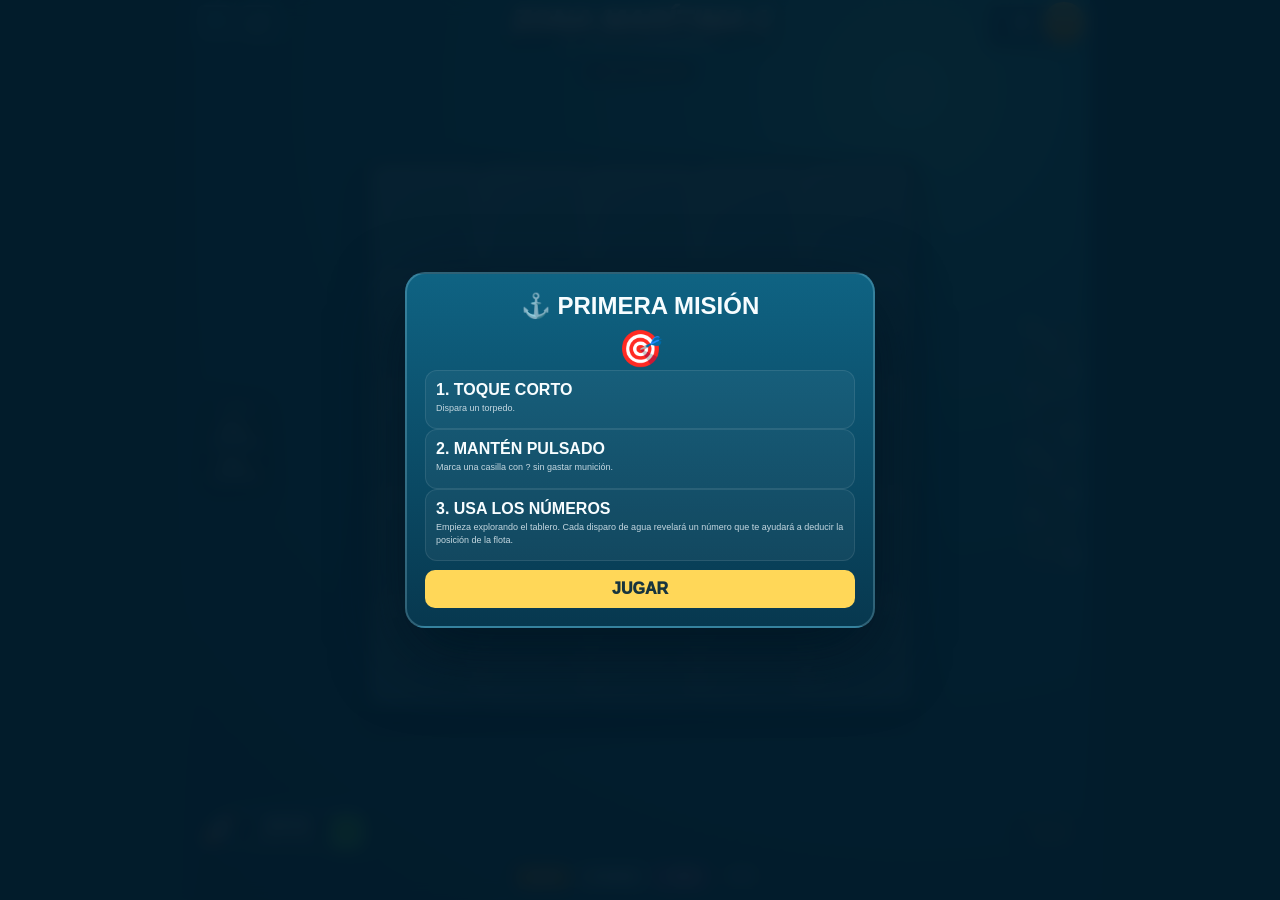
<file: play-v24-stable.html>
<!doctype html><html lang="es"><head><meta charset="utf-8"><meta name="viewport" content="width=device-width,initial-scale=1,minimum-scale=1,maximum-scale=1,user-scalable=no,viewport-fit=cover"><meta name="theme-color" content="#07516d"><title>CASCADE HUNT Stable</title><link rel="stylesheet" href="stable-v24.css?v=1"><link rel="stylesheet" href="stable-v24-mobile.css?v=1"><link rel="stylesheet" href="stable-v24-zero.css?v=1"></head><body><div class="scene" id="scene"><div class="header"><button class="headBtn help" id="help">?</button><button class="headBtn sound" id="sound">🔊</button><div class="zoneTitle" id="zoneTitle">ZONA MARÍTIMA 1</div><div class="zoneSub" id="zoneSub"></div><div class="medals"><span id="coins">0</span><span class="medalIcon">🏅</span></div></div><div class="playfield" id="playfield"><div class="remaining" id="remaining"></div><div class="fleetPanel"><div class="fleetLabel">FLOTA</div><div id="fleet"></div></div><div class="boardStage"><div class="grid" id="grid"></div><div class="float" id="float"></div></div><div class="rightRail" id="rail"><button class="hex" id="sonarBtn"><span class="infoDot" data-info="sonar">i</span><span class="ico">📡</span><span class="name">SONAR</span><span class="badge" id="sonarCount">0</span></button><button class="hex" id="depthBtn"><span class="infoDot" data-info="depth">i</span><span class="ico">💣</span><span class="name">CARGA</span><span class="badge" id="depthCount">0</span></button><button class="hex" id="hintBtn"><span class="infoDot" data-info="hint">i</span><span class="ico">🎯</span><span class="name">RASTREO</span><span class="badge" id="hintCount">0</span></button><button class="hex" id="bombardBtn"><span class="infoDot" data-info="bombard">i</span><span class="ico">🚁</span><span class="name">BOMBARDEO</span><span class="badge" id="bombardCount">0</span></button></div><div class="ammoDock"><span style="font-size:28px;margin-right:-11px;z-index:2">🚀</span><div class="ammoBar"><strong id="ammo">10/10</strong><small id="regen">DEPÓSITO LLENO</small><button class="ammoPlus" id="shopPlus">+</button></div></div><div class="statusDock"><span>VALORACIÓN</span><strong id="zoneStars">☆☆☆</strong></div></div><div class="footer"><button class="daily" id="dailyBtn">📅 DIARIO</button><button class="progress" id="progressBtn">🏆 PROGRESO</button><button class="profile" id="profileBtn">👤 PERFIL</button><button id="newBtn">↻ NUEVA</button></div></div><div class="victory" id="victory">ZONA DESPEJADA</div><div class="overlay" id="modal"><div class="modal" id="modalBox"></div></div><script src="stable-v24-demo-preload.js?v=2"></script><script src="stable-v24-procedural-loader.js?v=2"></script><script src="stable-v24-missions.js?v=2"></script><script src="stable-v24-integrity.js?v=2"></script><script src="stable-v24-demo-shop.js?v=3"></script><script src="stable-v24-renderfix.js?v=1"></script><script src="stable-v24-victory-guard.js?v=1"></script><script src="stable-v24-no-initial-clues.js?v=1"></script><script src="stable-v24-atlas-hq-01.js?v=1"></script><script src="stable-v24-atlas-hq-02.js?v=1"></script><script src="stable-v24-atlas-hq-03.js?v=1"></script><script src="stable-v24-atlas-hq-04.js?v=1"></script><script src="stable-v24-atlas-hq-05.js?v=1"></script><script src="stable-v24-atlas-hq-06.js?v=1"></script><script src="stable-v24-ship-art.js?v=17"></script><script src="stable-v24-medal-shop.js?v=1"></script><script src="stable-v24-portrait-layout.js?v=3"></script><script src="stable-v24-chest-info.js?v=1"></script></body></html>
</file>
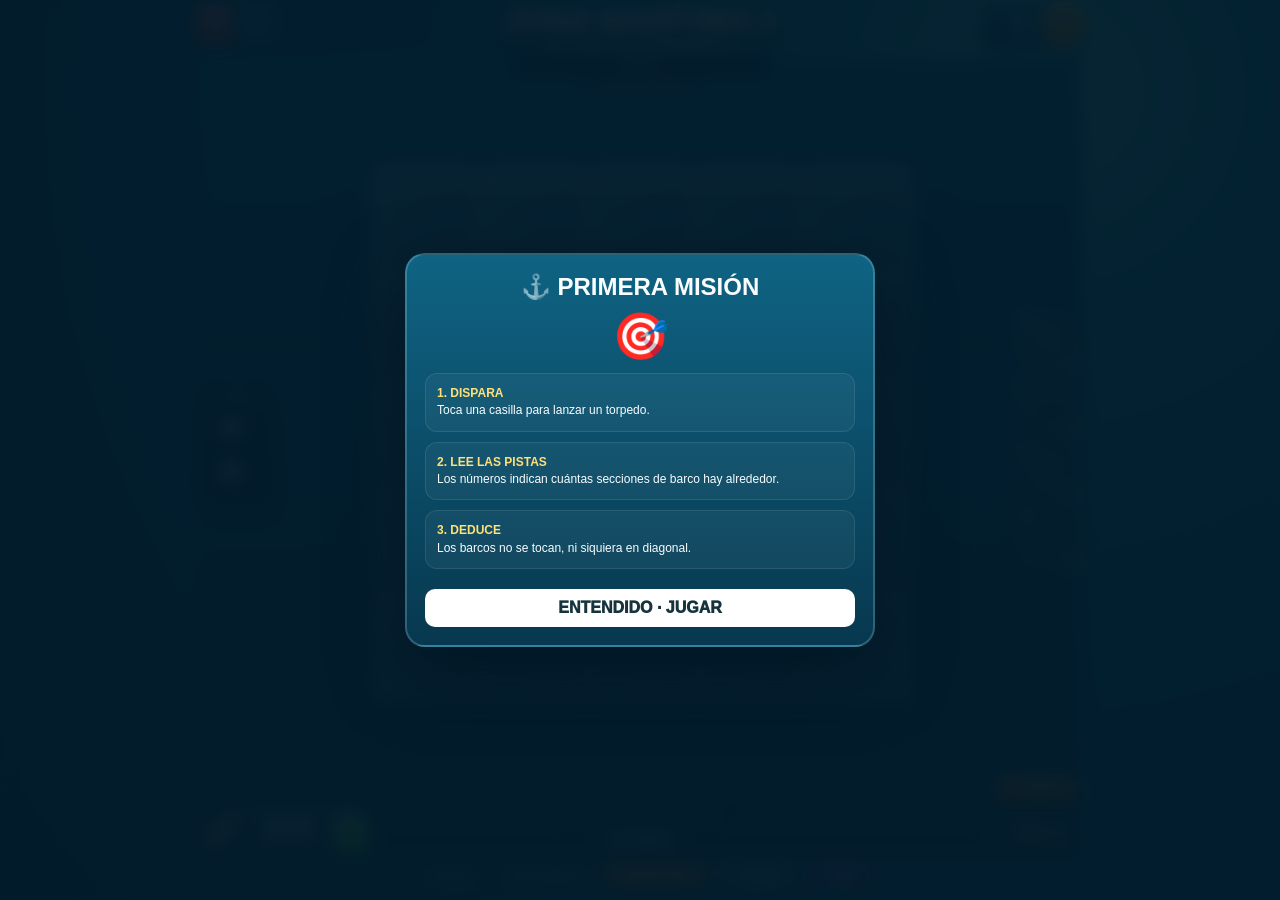
<file: play-v24.html>
<!doctype html><html lang="es"><head><meta charset="utf-8"><meta name="viewport" content="width=device-width,initial-scale=1,minimum-scale=1,maximum-scale=1,user-scalable=no,viewport-fit=cover"><meta name="theme-color" content="#07516d"><title>CASCADE HUNT v24</title><style>html,body{margin:0;width:100%;height:100%;overflow:hidden;background:#063f5a;touch-action:none}iframe{position:fixed;inset:0;width:100%;height:100%;border:0;background:#063f5a}</style></head><body><iframe id="game" src="play-v23.html?v24=1"></iframe><script>
const rootFrame=document.getElementById('game');
const polishCode=String.raw`(function(){
if(document.getElementById('v24Marker'))return;const m=document.createElement('meta');m.id='v24Marker';document.head.appendChild(m);
const st=document.createElement('style');st.textContent='.cell.v24fire{animation:v24fire .24s ease}.cell.v24hit{animation:v24hit .42s ease}.cell.v24miss{animation:v24miss .34s ease}.shipRow.v24sink{animation:v24sink .7s ease}.v24toast{position:absolute;left:50%;top:16%;transform:translateX(-50%);z-index:80;max-width:72%;padding:9px 13px;border-radius:13px;background:#052d43ee;border:1px solid #8ceaff55;box-shadow:0 8px 24px #0018;color:#eafcff;text-align:center;font-size:10px;font-weight:800;pointer-events:none;animation:v24toast 3.2s ease forwards}.v24toast b{color:#ffe47a}.v24Victory{position:fixed;inset:0;z-index:95;pointer-events:none;display:flex;align-items:center;justify-content:center;opacity:0;background:radial-gradient(circle,#7ef2ff22,transparent 55%);font-size:42px;font-weight:1000;color:#ffe278;text-shadow:0 5px 0 #173543,0 10px 25px #001}.v24Victory.go{animation:v24victory 1.15s ease}.v24Torpedo{position:absolute;z-index:70;width:7px;height:28px;border-radius:7px;background:linear-gradient(#fff,#b8f3ff,#4fcce7);box-shadow:0 0 13px #7aeaff;pointer-events:none;transform:translate(-50%,-50%) rotate(45deg);animation:v24torpedo .26s ease-out forwards}.v24Ripple{position:absolute;z-index:68;width:16px;height:16px;border:3px solid #bdf8ff;border-radius:50%;pointer-events:none;transform:translate(-50%,-50%);animation:v24ripple .55s ease-out forwards}.v24ConfirmText{font-size:12px;line-height:1.45;color:#c9dce4;text-align:center}.v24OnboardIcon{font-size:46px;text-align:center;margin:4px}.v24OnboardStep{font-size:12px;line-height:1.45;background:#ffffff0b;border:1px solid #ffffff18;border-radius:12px;padding:11px;margin:10px 0}.v24OnboardStep b{color:#ffe178}@keyframes v24fire{50%{transform:scale(.84);filter:brightness(1.5)}}@keyframes v24hit{30%{transform:scale(1.12);box-shadow:0 0 30px #ff765e}70%{transform:scale(.95)}}@keyframes v24miss{40%{filter:brightness(1.5);box-shadow:0 0 22px #8deaff}}@keyframes v24sink{35%{transform:translateX(-4px);filter:brightness(1.4)}70%{transform:translateX(4px)}}@keyframes v24toast{0%{opacity:0;transform:translate(-50%,-8px)}10%,82%{opacity:1;transform:translate(-50%,0)}100%{opacity:0}}@keyframes v24victory{0%{opacity:0;transform:scale(.7)}30%,70%{opacity:1;transform:scale(1.05)}100%{opacity:0;transform:scale(1.15)}}@keyframes v24torpedo{0%{opacity:0;transform:translate(-50%,120px) rotate(0deg) scale(.7)}15%{opacity:1}100%{opacity:1;transform:translate(-50%,-50%) rotate(0deg) scale(1)}}@keyframes v24ripple{0%{opacity:1;transform:translate(-50%,-50%) scale(.4)}100%{opacity:0;transform:translate(-50%,-50%) scale(4)}}';document.head.appendChild(st);
const ONB='cascadeHuntOnboardingV24';let audioCtx=null;function ac(){if(!audioCtx)try{audioCtx=new (window.AudioContext||window.webkitAudioContext)()}catch(e){}if(audioCtx&&audioCtx.state==='suspended')audioCtx.resume();return audioCtx}function tone(freq,dur,type='sine',vol=.035,delay=0){if(!soundOn)return;const c=ac();if(!c)return;const o=c.createOscillator(),g=c.createGain(),t=c.currentTime+delay;o.type=type;o.frequency.setValueAtTime(freq,t);g.gain.setValueAtTime(0,t);g.gain.linearRampToValueAtTime(vol,t+.012);g.gain.exponentialRampToValueAtTime(.001,t+dur);o.connect(g);g.connect(c.destination);o.start(t);o.stop(t+dur+.02)}function sndShot(){tone(150,.11,'sawtooth',.025);tone(90,.18,'sine',.02,.03)}function sndHit(){tone(220,.12,'square',.035);tone(110,.24,'sawtooth',.025,.04)}function sndMiss(){tone(520,.08,'sine',.02);tone(360,.12,'sine',.016,.05)}function sndSink(){[330,440,554,660].forEach((f,i)=>tone(f,.18,'triangle',.028,i*.07))}function sndWin(){[523,659,784,1047].forEach((f,i)=>tone(f,.23,'sine',.03,i*.09))}
function toast(html){document.querySelector('.v24toast')?.remove();const d=document.createElement('div');d.className='v24toast';d.innerHTML=html;document.querySelector('.playfield').appendChild(d);setTimeout(()=>d.remove(),3400)}function animateCell(r,c,kind){const cells=[...document.querySelectorAll('.cell')],el=cells[r*N+c];if(!el)return;el.classList.add('v24fire');const rect=el.getBoundingClientRect(),pf=document.querySelector('.playfield'),pr=pf.getBoundingClientRect(),x=rect.left-pr.left+rect.width/2,y=rect.top-pr.top+rect.height/2,t=document.createElement('div');t.className='v24Torpedo';t.style.left=x+'px';t.style.top=y+'px';pf.appendChild(t);setTimeout(()=>{t.remove();const rp=document.createElement('div');rp.className='v24Ripple';rp.style.left=x+'px';rp.style.top=y+'px';pf.appendChild(rp);el.classList.add(kind==='hit'?'v24hit':'v24miss');setTimeout(()=>{rp.remove();el.classList.remove('v24fire','v24hit','v24miss')},620)},230)}
function victoryFx(){let d=document.querySelector('.v24Victory');if(!d){d=document.createElement('div');d.className='v24Victory';d.textContent='ZONA DESPEJADA';document.body.appendChild(d)}d.classList.remove('go');void d.offsetWidth;d.classList.add('go');sndWin()}
function onboard(){if(localStorage.getItem(ONB))return;let o=document.getElementById('v24Onboard');if(!o){o=document.createElement('div');o.id='v24Onboard';o.className='overlay';o.innerHTML='<div class="modal"><h2>⚓ PRIMERA MISIÓN</h2><div class="v24OnboardIcon">🎯</div><div class="v24OnboardStep"><b>1. DISPARA</b><br>Toca una casilla para lanzar un torpedo.</div><div class="v24OnboardStep"><b>2. LEE LAS PISTAS</b><br>Los números indican cuántas secciones de barco hay alrededor.</div><div class="v24OnboardStep"><b>3. DEDUCE</b><br>Los barcos no se tocan, ni siquiera en diagonal.</div><button id="v24Start" class="full">ENTENDIDO · JUGAR</button></div>';document.body.appendChild(o);o.querySelector('#v24Start').onclick=()=>{localStorage.setItem(ONB,'1');o.classList.remove('show');toast('<b>CONSEJO:</b> empieza buscando información, no disparando al azar.')}}o.classList.add('show')}
function contextualTips(){if(zone===2&&!sessionStorage.getItem('v24z2')){sessionStorage.setItem('v24z2','1');setTimeout(()=>toast('<b>SONAR:</b> escanea una zona sin gastar torpedos.'),450)}if(zone===3&&!sessionStorage.getItem('v24z3')){sessionStorage.setItem('v24z3','1');setTimeout(()=>toast('<b>CARGA:</b> ataca una zona 3×3. Úsala cuando tengas una buena sospecha.'),450)}if(zone===4&&!sessionStorage.getItem('v24z4')){sessionStorage.setItem('v24z4','1');setTimeout(()=>toast('<b>RASTREO:</b> marca una casilla prometedora sin gastar torpedo.'),450)}}
const oldShot=shot;shot=function(r,c){if(busy||state[r][c]!==null)return oldShot(r,c);const target=shipAt(r,c);sndShot();animateCell(r,c,target?'hit':'miss');const beforeS=target?target.sunk:false,res=oldShot(r,c);setTimeout(()=>{if(target){sndHit();if(!beforeS&&target.sunk){sndSink();const rows=[...document.querySelectorAll('.shipRow')],idx=ships.indexOf(target);if(rows[idx])rows[idx].classList.add('v24sink')}}else sndMiss()},245);return res};
const oldWin=winZone;winZone=function(){victoryFx();return oldWin()};const oldNew=newZone;newZone=function(){const r=oldNew();contextualTips();return r};
const newBtn=document.getElementById('new');if(newBtn){const clone=newBtn.cloneNode(true);newBtn.replaceWith(clone);clone.onclick=()=>{let o=document.getElementById('v24Confirm');if(!o){o=document.createElement('div');o.id='v24Confirm';o.className='overlay';o.innerHTML='<div class="modal"><h2>⚠️ NUEVA EXPEDICIÓN</h2><p class="v24ConfirmText">Se reiniciará la campaña actual y perderás el tablero en curso. Tu perfil, estrellas, colección y cosméticos se mantienen.</p><button id="v24ConfirmYes" class="full">SÍ, EMPEZAR DE NUEVO</button><button id="v24ConfirmNo" class="full">CANCELAR</button></div>';document.body.appendChild(o);o.querySelector('#v24ConfirmNo').onclick=()=>o.classList.remove('show');o.querySelector('#v24ConfirmYes').onclick=()=>{o.classList.remove('show');localStorage.removeItem(SAVE);fresh()}}o.classList.add('show')}}
const soundBtn=document.getElementById('sound');if(soundBtn){soundBtn.title='Sonido';soundBtn.addEventListener('pointerdown',()=>ac(),{passive:true})}document.addEventListener('pointerdown',()=>ac(),{once:true,passive:true});document.addEventListener('visibilitychange',()=>{if(document.hidden)try{save()}catch(e){}});window.addEventListener('pagehide',()=>{try{save()}catch(e){}});setTimeout(onboard,550);contextualTips();
})();`;
function deepestDoc(){try{let d=rootFrame.contentDocument;if(!d)return null;for(let i=0;i<16;i++){const f=d.getElementById('game');if(!f||!f.contentDocument)break;d=f.contentDocument}return d}catch(e){return null}}
function inject(){const d=deepestDoc();if(!d||!d.querySelector('.rightRail'))return false;if(d.getElementById('v24Marker'))return true;const s=d.createElement('script');s.textContent=polishCode;d.body.appendChild(s);return true}
const timer=setInterval(()=>{if(inject())clearInterval(timer)},300);setTimeout(()=>clearInterval(timer),28000);
</script></body></html>
</file>
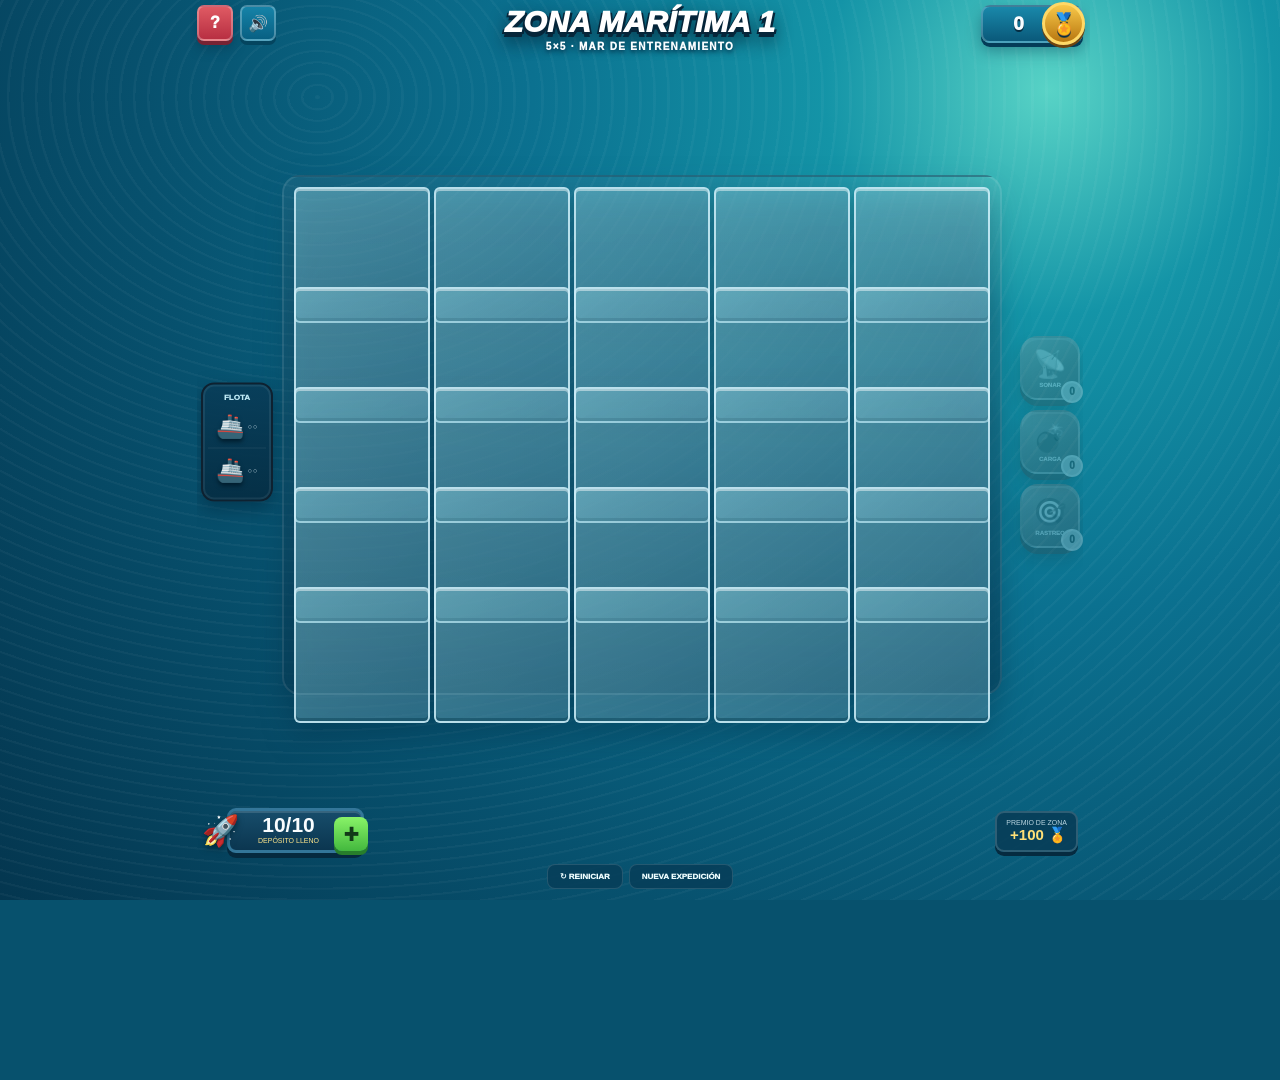
<file: play.html>
<!doctype html><html><head><meta charset="utf-8"><meta name="viewport" content="width=device-width,initial-scale=1,maximum-scale=1,user-scalable=no,viewport-fit=cover"><meta name="theme-color" content="#07516d"><title>CASCADE HUNT</title><style>html,body{margin:0;width:100%;height:100%;background:#063f5a;color:white;font-family:-apple-system,BlinkMacSystemFont,"Segoe UI",sans-serif;display:flex;align-items:center;justify-content:center}.loading{font-weight:800;letter-spacing:.08em}</style></head><body><div class="loading">CARGANDO CASCADE…</div><script>const ts=Date.now();Promise.all([fetch('index.html?ts='+ts,{cache:'no-store'}).then(r=>r.text()),fetch('horizontal-v14.css?ts='+ts,{cache:'no-store'}).then(r=>r.text())]).then(([html,css])=>{html=html.replace('</head>','<style>'+css+'</style></head>');document.open();document.write(html);document.close();}).catch(()=>{document.body.innerHTML='<div class="loading">ERROR AL CARGAR. RECARGA LA PÁGINA.</div>';});</script></body></html>
</file>
<file: stable-v24.css>
:root{--bg:#07516d;--deep:#052f46;--panel:#062f45e8;--gold:#ffd75b;--cyan:#80eaff;--green:#78e6a8;--danger:#ef745f;--text:#f7fdff;--muted:#b8d0da}
*{box-sizing:border-box;-webkit-tap-highlight-color:transparent;user-select:none;-webkit-user-select:none}html,body{margin:0;width:100%;height:100%;height:100dvh;overflow:hidden;touch-action:none;background:#063f5a;color:var(--text);font-family:-apple-system,BlinkMacSystemFont,"Segoe UI",Roboto,Arial,sans-serif}button{font:inherit}.scene{height:100dvh;width:min(100%,900px);margin:auto;display:grid;grid-template-rows:auto 1fr auto;padding:calc(env(safe-area-inset-top) + 5px) 7px calc(env(safe-area-inset-bottom) + 5px);background:radial-gradient(circle at 80% 10%,#42bfb9 0,#138ba1 18%,#096986 43%,#064c69 70%,#042e45 100%);position:relative;overflow:hidden}.scene:before{content:"";position:absolute;inset:-20%;pointer-events:none;opacity:.18;background:repeating-radial-gradient(ellipse at 30% 25%,#fff2 0 2px,transparent 3px 15px);animation:sea 24s linear infinite}@keyframes sea{to{transform:translate(90px,48px)}}
.header{min-height:54px;position:relative;text-align:center;z-index:30}.zoneTitle{font-size:29px;font-weight:1000;font-style:italic;text-shadow:0 4px 0 #063047,0 8px 18px #001b2b}.zoneSub{font-size:9px;font-weight:1000;letter-spacing:.08em;color:#d6f4fb}.headBtn{position:absolute;top:0;width:36px;height:36px;border:2px solid #ffffff45;border-radius:8px;color:#fff;background:#0a6483;box-shadow:0 4px 0 #05445e}.help{left:0}.sound{left:43px}.medals{position:absolute;right:0;top:0;height:38px;min-width:96px;border:2px solid #ffffff35;border-radius:9px;background:#0b6383;padding:0 38px 0 10px;display:flex;align-items:center;justify-content:center;font-size:18px;font-weight:1000;box-shadow:0 4px 0 #04445f}.medalIcon{position:absolute;right:-4px;top:-5px;width:42px;height:42px;border-radius:50%;display:flex;align-items:center;justify-content:center;background:linear-gradient(#f7c84b,#b97910);border:3px solid #ffe17a}
.playfield{position:relative;min-height:0;overflow:hidden}.boardStage{position:absolute;inset:10px 78px 58px 80px;display:flex;align-items:center;justify-content:center}.grid{display:grid;gap:4px;width:min(62vh,70vw);height:min(62vh,70vw);padding:10px;border:2px solid #ffffff20;border-radius:18px;background:#063d5790;box-shadow:0 14px 22px #0018}.cell{position:relative;aspect-ratio:1;border:2px solid #d7f5ffbb;border-radius:6px;background:linear-gradient(145deg,#85c8d67a,#4f8fa684);box-shadow:inset 0 2px #ffffff64,inset 0 -3px #053b506e;touch-action:none;overflow:hidden;display:flex;align-items:center;justify-content:center;font-size:15px;font-weight:1000;text-shadow:0 2px 3px #00283c;transition:filter .14s,transform .12s,box-shadow .18s}.cell.water.auto{background:#07455e88;border-color:#6faec13d;opacity:.56}.cell.water.shot{background:#0c627eaa;border-color:#b2efff78;opacity:.94}.cell.hit{background:linear-gradient(145deg,#a33f4e,#551b26);border-color:#ffc3ca;box-shadow:0 0 13px #ff667b77}.cell.sunk{background:linear-gradient(145deg,#2c785f,#12523f);border-color:#89efb8}.cell.hint{outline:3px dashed #ff9f55;box-shadow:0 0 17px #ff9f5588}.cell.mark:after{content:"?";position:absolute;inset:0;display:flex;align-items:center;justify-content:center;color:#ffe16d;font-size:20px;text-shadow:0 2px 3px #001}.cell.mark{box-shadow:inset 0 0 0 3px #ffe16d88}.cell.armor{outline:3px solid #ffd45f;box-shadow:0 0 18px #ffd45f99}.cell.armor:after{content:"🛡️";font-size:16px}.cell.fire{animation:fire .22s}.cell.impact{animation:impact .4s}.cell.splash{animation:splash .38s}@keyframes fire{50%{transform:scale(.86);filter:brightness(1.4)}}@keyframes impact{35%{transform:scale(1.12);filter:brightness(1.8)}}@keyframes splash{40%{filter:brightness(1.5);box-shadow:0 0 24px #85edff}}
.fleetPanel{position:absolute;left:3px;top:48%;transform:translateY(-50%);z-index:15;width:70px;padding:7px 4px;border:2px solid #0e2130;border-radius:13px;background:linear-gradient(#083d59ed,#052d43ed);box-shadow:0 8px 18px #00283e88}.fleetLabel{text-align:center;font-size:8px;font-weight:1000;color:#bfe9f5}.shipRow{height:38px;display:flex;align-items:center;justify-content:center;gap:2px;border-bottom:1px solid #ffffff10}.shipRow:last-child{border-bottom:0}.shipRow.sunk{opacity:.34}.shipShape{font-size:20px}.shipDots{font-size:7px;color:#d9ecf4}.titan{background:#5b292455;border-radius:7px;border:1px solid #ffd06644}.titanTag{font-size:6px;display:block;color:#ffe177}.rightRail{position:absolute;right:3px;top:48%;transform:translateY(-50%);z-index:15;display:flex;flex-direction:column;gap:6px}.hex{position:relative;width:55px;height:56px;border:2px solid #bcefff4d;border-radius:16px;background:linear-gradient(145deg,#44bada,#187b9d 60%,#0b5f82);box-shadow:inset 0 2px #ffffff38,0 5px 0 #064760;color:white}.hex.locked{opacity:.28;filter:grayscale(1)}.hex.active{outline:3px solid #ffe46b}.hex .ico{font-size:23px;display:block;line-height:29px}.hex .name{font-size:6px;font-weight:1000;display:block}.badge{position:absolute;right:-5px;bottom:-5px;width:20px;height:20px;border-radius:50%;display:flex;align-items:center;justify-content:center;background:#ffd54f;color:#17333e;border:2px solid #fff6bc;font-size:9px;font-weight:1000}.infoDot{position:absolute;left:-6px;top:-6px;width:17px;height:17px;border-radius:50%;display:flex;align-items:center;justify-content:center;background:white;color:#07516d;border:2px solid #79def7;font-size:9px;font-weight:1000}.ammoDock{position:absolute;left:4px;bottom:8px;z-index:18;display:flex;align-items:center}.ammoBar{height:42px;min-width:134px;padding:4px 37px 4px 25px;border-radius:9px;background:#0b3650;border:3px solid #337799;box-shadow:0 5px 0 #052a3f;text-align:center;position:relative}.ammoBar strong{font-size:19px;line-height:18px}.ammoBar small{display:block;font-size:7px;color:#ffe68b}.ammoPlus{position:absolute;right:-7px;top:4px;width:32px;height:32px;border:0;border-radius:8px;background:#54cf4d;font-size:23px;font-weight:1000;color:#163a19}.statusDock{position:absolute;right:5px;bottom:9px;z-index:16;background:#073c57de;border:2px solid #ffffff28;border-radius:9px;padding:5px 8px;text-align:right}.statusDock span{display:block;font-size:7px;color:#bad5e1}.statusDock strong{font-size:13px;color:#ffe077}.remaining{position:absolute;left:50%;top:3px;transform:translateX(-50%);z-index:12;background:#052f46cc;border:1px solid #ffffff20;border-radius:9px;padding:4px 8px;font-size:8px;font-weight:1000;white-space:nowrap;pointer-events:none}.float{position:absolute;left:50%;top:49%;z-index:40;font-size:30px;font-weight:1000;text-shadow:0 4px 0 #072536,0 8px 15px #001;opacity:0;transform:translate(-50%,-50%);pointer-events:none;text-align:center}.float.go{animation:float .78s ease}@keyframes float{20%{opacity:1;transform:translate(-50%,-50%) scale(1.08)}72%{opacity:1}100%{opacity:0;transform:translate(-50%,-85%)}}
.footer{height:36px;display:flex;justify-content:center;align-items:center;gap:5px;z-index:30;position:relative}.footer button{border:1px solid #ffffff20;border-radius:8px;padding:7px 9px;background:#073e59d9;color:#effcff;font-size:7px;font-weight:1000}.footer .daily{background:#6f5017}.footer .progress{background:#245b78}.footer .profile{background:#544078}.overlay{position:fixed;inset:0;z-index:100;background:#031a29ef;backdrop-filter:blur(8px);display:none;align-items:center;justify-content:center;padding:16px}.overlay.show{display:flex}.modal{width:min(100%,470px);max-height:88dvh;overflow:auto;touch-action:pan-y;background:linear-gradient(#0f6383,#07384f);border:2px solid #bdefff38;border-radius:20px;padding:18px;box-shadow:0 26px 70px #001725}.modal h2{margin:0 0 8px;text-align:center}.modal p{font-size:12px;color:#c5d8e1;line-height:1.45}.full{width:100%;border:0;border-radius:10px;background:#fff;color:#17343e;font-weight:1000;padding:10px;margin-top:9px}.gold{background:#ffd758}.near{background:#062f45;border:1px solid #6fe9ff32;border-radius:12px;padding:10px;font-size:11px}.tabs{display:grid;grid-template-columns:repeat(3,1fr);gap:6px;margin:10px 0}.tabs button{border:0;border-radius:9px;padding:8px 4px;background:#ffffff0e;color:#d8edf5;font-size:8px;font-weight:1000}.tabs button.active{background:#ffd75b;color:#17343d}.cards{display:grid;gap:7px}.card{background:#ffffff0b;border:1px solid #ffffff18;border-radius:12px;padding:10px}.card h3{margin:0 0 4px;font-size:11px}.card p{font-size:9px;margin:3px 0}.row{display:flex;justify-content:space-between;align-items:center;gap:8px}.bar{height:8px;border-radius:5px;background:#001f2d;overflow:hidden;margin:7px 0}.bar span{display:block;height:100%;background:linear-gradient(90deg,#48d7ff,#70e9a0,#ffd85b)}.smallBtn{border:0;border-radius:8px;padding:7px 9px;background:#ffd75b;color:#17343d;font-size:8px;font-weight:1000}.smallBtn:disabled{opacity:.35}.statGrid{display:grid;grid-template-columns:repeat(3,1fr);gap:6px}.stat{background:#062f46;border:1px solid #ffffff16;border-radius:10px;padding:8px;text-align:center;font-size:8px}.stat b{display:block;font-size:17px;color:#ffe079}.collection{display:grid;grid-template-columns:repeat(3,1fr);gap:7px}.collect{text-align:center;background:#ffffff0b;border:1px solid #ffffff18;border-radius:10px;padding:8px}.collect .icon{font-size:28px;filter:grayscale(1);opacity:.3}.collect.on .icon{filter:none;opacity:1}.cosmetics{display:grid;grid-template-columns:1fr 1fr;gap:7px}.cos{background:#ffffff0b;border:1px solid #ffffff18;border-radius:11px;padding:8px;text-align:center}.cos.eq{border-color:#75e9a4}.preview{height:45px;border-radius:8px;margin-bottom:6px}.stars{color:#ffd75b;letter-spacing:1px}.big{font-size:36px;font-weight:1000;color:#ffe078;text-align:center}.dailyGrid{font-size:18px;line-height:1.25;letter-spacing:2px;text-align:center;white-space:pre-line;margin:10px}.victory{position:fixed;inset:0;z-index:90;pointer-events:none;display:flex;align-items:center;justify-content:center;opacity:0;font-size:40px;font-weight:1000;color:#ffe278;text-shadow:0 5px 0 #173543,0 10px 25px #001;background:radial-gradient(circle,#7ef2ff22,transparent 55%)}.victory.go{animation:victory 1.05s}@keyframes victory{0%{opacity:0;transform:scale(.75)}35%,70%{opacity:1;transform:scale(1.05)}100%{opacity:0;transform:scale(1.15)}}
.theme-night .playfield{background:linear-gradient(#112446,#061b35)!important}.theme-arctic .playfield{background:linear-gradient(#92cad8,#376d85)!important}.theme-sunset .playfield{background:linear-gradient(#ae604d,#5a3a52)!important}.theme-abyss .playfield{background:linear-gradient(#201a3c,#070b1d)!important}.bossMode .zoneSub{color:#ffe28b}.dailyMode .ammoPlus{opacity:.25;pointer-events:none}.dailyMode #bombardBtn{opacity:.2;pointer-events:none}.dailyMode .statusDock{display:none}
@media(max-height:700px){.header{min-height:45px}.zoneTitle{font-size:23px}.headBtn{width:30px;height:30px}.sound{left:36px}.medals{height:32px;min-width:82px;font-size:15px}.medalIcon{width:36px;height:36px}.boardStage{inset:6px 64px 50px 65px}.grid{width:min(58vh,68vw);height:min(58vh,68vw);padding:7px;gap:3px}.fleetPanel{width:60px}.shipRow{height:32px}.rightRail{gap:4px}.hex{width:48px;height:48px}.hex .ico{font-size:19px;line-height:24px}.ammoBar{height:38px}.footer{height:30px}.footer button{padding:5px 7px}.remaining{font-size:7px}}@media(max-width:390px){.boardStage{inset:6px 57px 50px 59px}.grid{width:min(55vh,67vw);height:min(55vh,67vw);padding:6px;gap:3px}.fleetPanel{left:1px;width:56px}.rightRail{right:1px}.hex{width:46px}.footer button{font-size:6px;padding:5px}.statusDock{right:1px}}
</file>
<file: stable-v24-mobile.css>
@media(max-width:500px){.zoneTitle{font-size:21px;margin:0 92px 0 80px;white-space:nowrap;overflow:hidden;text-overflow:ellipsis;line-height:30px}.zoneSub{font-size:7px;letter-spacing:.04em}.header{min-height:50px}.medals{min-width:88px;font-size:16px;padding-right:34px}.medalIcon{width:38px;height:38px}.headBtn{width:34px;height:34px}.sound{left:39px}}
@media(max-width:360px){.zoneTitle{font-size:18px;margin-right:84px;margin-left:74px}.footer{gap:3px}.footer button{padding:5px 4px;font-size:5.8px}}
</file>
<file: stable-v24-zero.css>
.cell.water:empty::after{content:"•";font-size:18px;line-height:1;color:#b9ecf6;opacity:.75;text-shadow:0 1px 2px #00384d}.cell.water.auto:empty::after{opacity:.42}.cell.water.shot:empty::after{opacity:.9;color:#d7f8ff}
</file>
